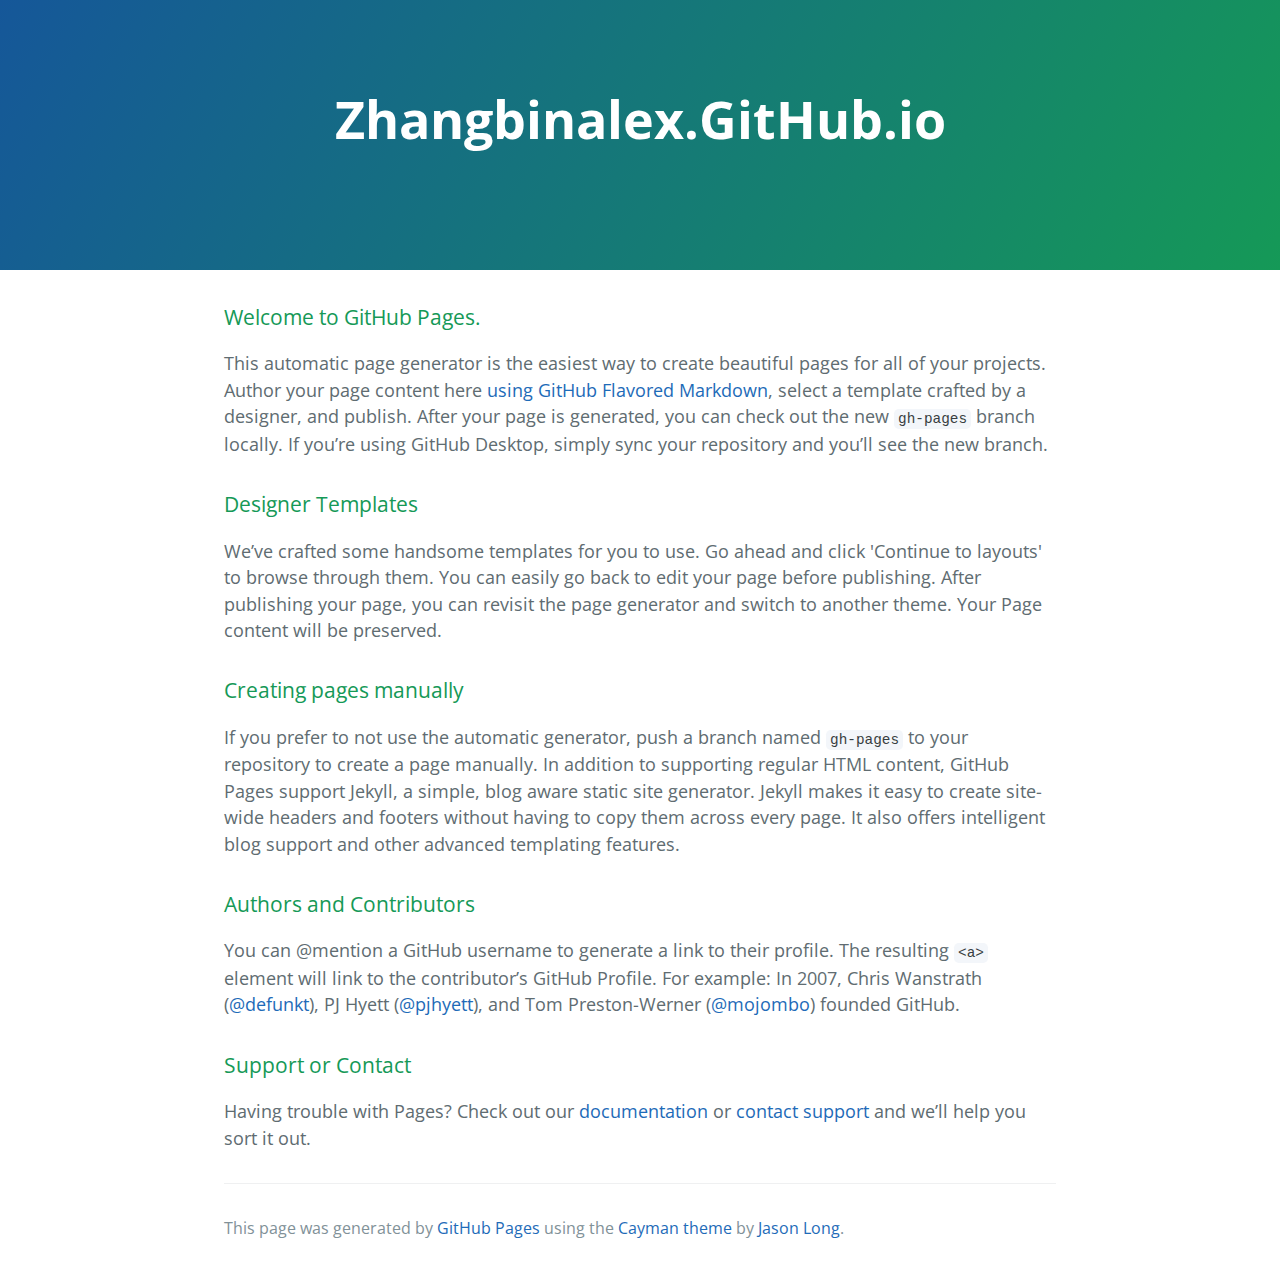
<file: index.html>
<!DOCTYPE html>
<html lang="en-us">
  <head>
    <meta charset="UTF-8">
    <title>Zhangbinalex.GitHub.io by zhangbinalex</title>
    <meta name="viewport" content="width=device-width, initial-scale=1">
    <link rel="stylesheet" type="text/css" href="stylesheets/normalize.css" media="screen">
    <link href='https://fonts.googleapis.com/css?family=Open+Sans:400,700' rel='stylesheet' type='text/css'>
    <link rel="stylesheet" type="text/css" href="stylesheets/stylesheet.css" media="screen">
    <link rel="stylesheet" type="text/css" href="stylesheets/github-light.css" media="screen">
  </head>
  <body>
    <section class="page-header">
      <h1 class="project-name">Zhangbinalex.GitHub.io</h1>
      <h2 class="project-tagline"></h2>
    </section>

    <section class="main-content">
      <h3>
<a id="welcome-to-github-pages" class="anchor" href="#welcome-to-github-pages" aria-hidden="true"><span aria-hidden="true" class="octicon octicon-link"></span></a>Welcome to GitHub Pages.</h3>

<p>This automatic page generator is the easiest way to create beautiful pages for all of your projects. Author your page content here <a href="https://guides.github.com/features/mastering-markdown/">using GitHub Flavored Markdown</a>, select a template crafted by a designer, and publish. After your page is generated, you can check out the new <code>gh-pages</code> branch locally. If you’re using GitHub Desktop, simply sync your repository and you’ll see the new branch.</p>

<h3>
<a id="designer-templates" class="anchor" href="#designer-templates" aria-hidden="true"><span aria-hidden="true" class="octicon octicon-link"></span></a>Designer Templates</h3>

<p>We’ve crafted some handsome templates for you to use. Go ahead and click 'Continue to layouts' to browse through them. You can easily go back to edit your page before publishing. After publishing your page, you can revisit the page generator and switch to another theme. Your Page content will be preserved.</p>

<h3>
<a id="creating-pages-manually" class="anchor" href="#creating-pages-manually" aria-hidden="true"><span aria-hidden="true" class="octicon octicon-link"></span></a>Creating pages manually</h3>

<p>If you prefer to not use the automatic generator, push a branch named <code>gh-pages</code> to your repository to create a page manually. In addition to supporting regular HTML content, GitHub Pages support Jekyll, a simple, blog aware static site generator. Jekyll makes it easy to create site-wide headers and footers without having to copy them across every page. It also offers intelligent blog support and other advanced templating features.</p>

<h3>
<a id="authors-and-contributors" class="anchor" href="#authors-and-contributors" aria-hidden="true"><span aria-hidden="true" class="octicon octicon-link"></span></a>Authors and Contributors</h3>

<p>You can @mention a GitHub username to generate a link to their profile. The resulting <code>&lt;a&gt;</code> element will link to the contributor’s GitHub Profile. For example: In 2007, Chris Wanstrath (<a href="https://github.com/defunkt" class="user-mention">@defunkt</a>), PJ Hyett (<a href="https://github.com/pjhyett" class="user-mention">@pjhyett</a>), and Tom Preston-Werner (<a href="https://github.com/mojombo" class="user-mention">@mojombo</a>) founded GitHub.</p>

<h3>
<a id="support-or-contact" class="anchor" href="#support-or-contact" aria-hidden="true"><span aria-hidden="true" class="octicon octicon-link"></span></a>Support or Contact</h3>

<p>Having trouble with Pages? Check out our <a href="https://help.github.com/pages">documentation</a> or <a href="https://github.com/contact">contact support</a> and we’ll help you sort it out.</p>

      <footer class="site-footer">

        <span class="site-footer-credits">This page was generated by <a href="https://pages.github.com">GitHub Pages</a> using the <a href="https://github.com/jasonlong/cayman-theme">Cayman theme</a> by <a href="https://twitter.com/jasonlong">Jason Long</a>.</span>
      </footer>

    </section>

  
  </body>
</html>
</file>
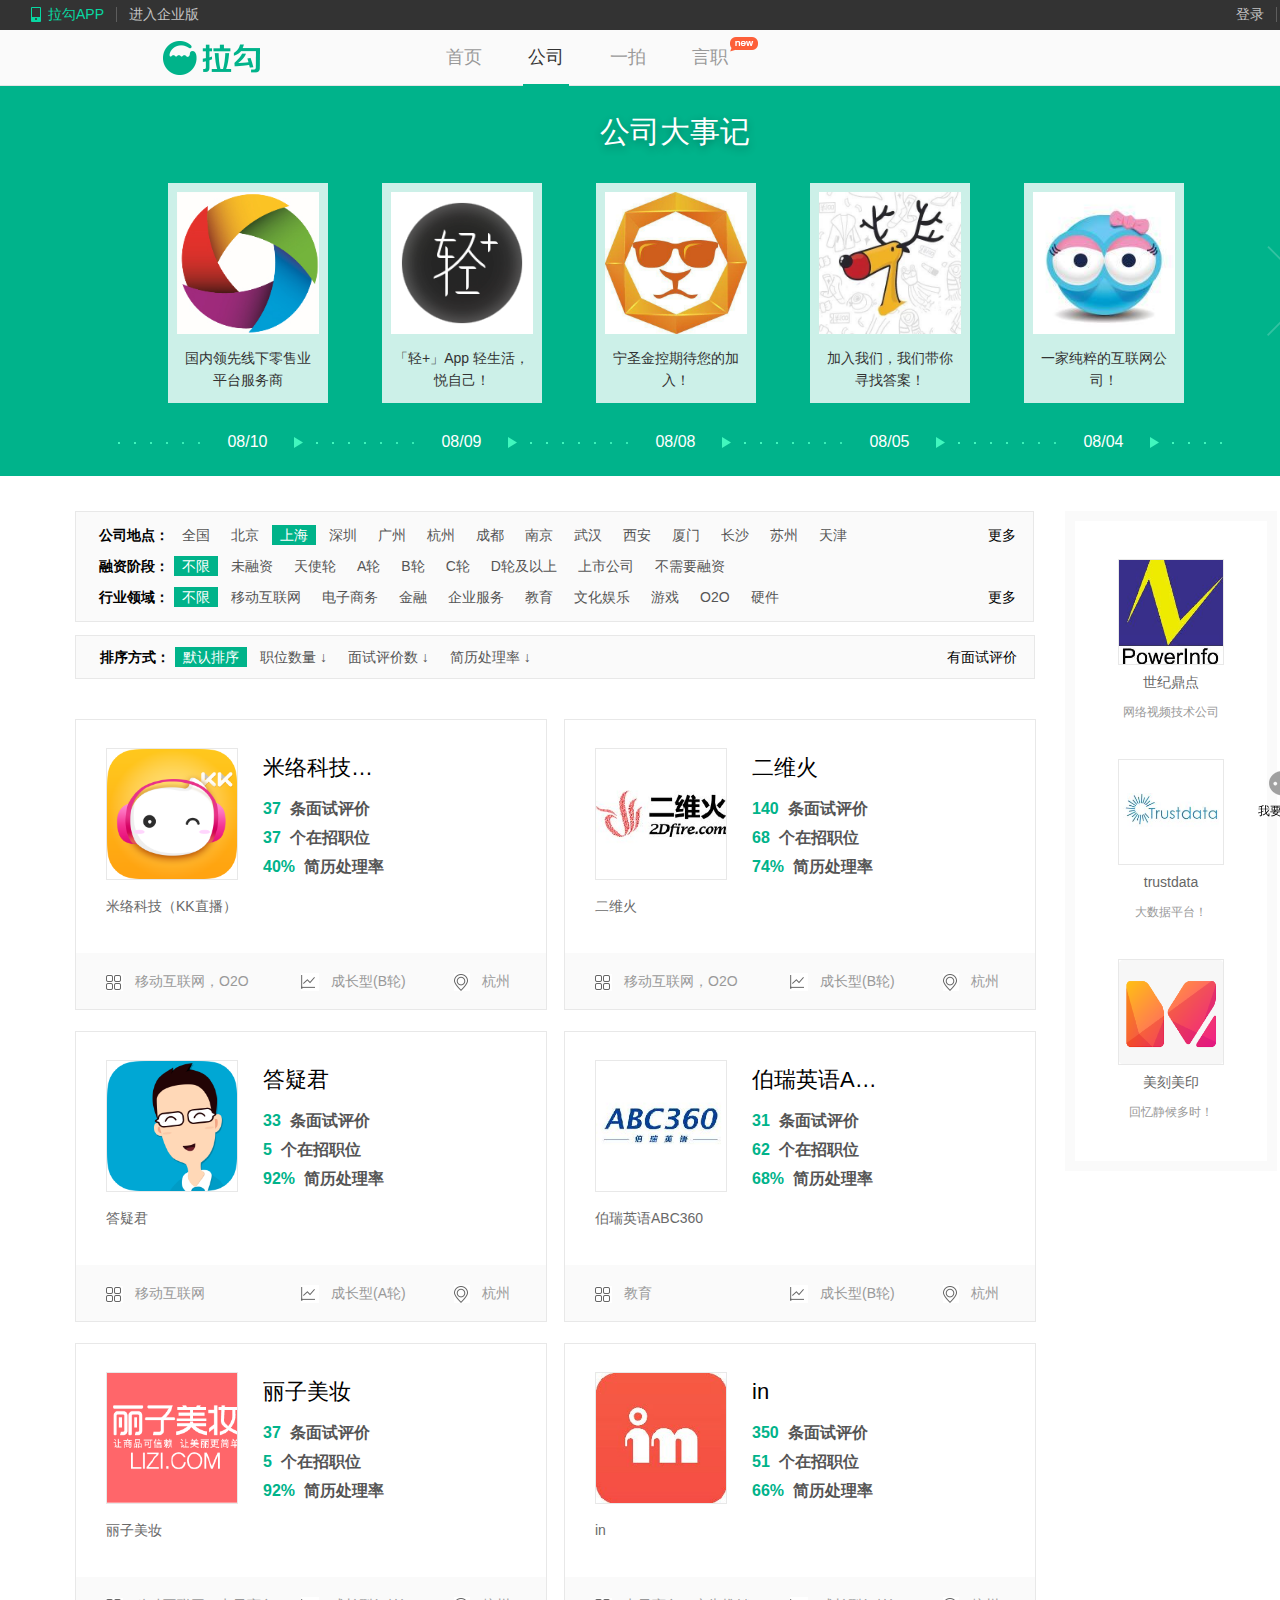
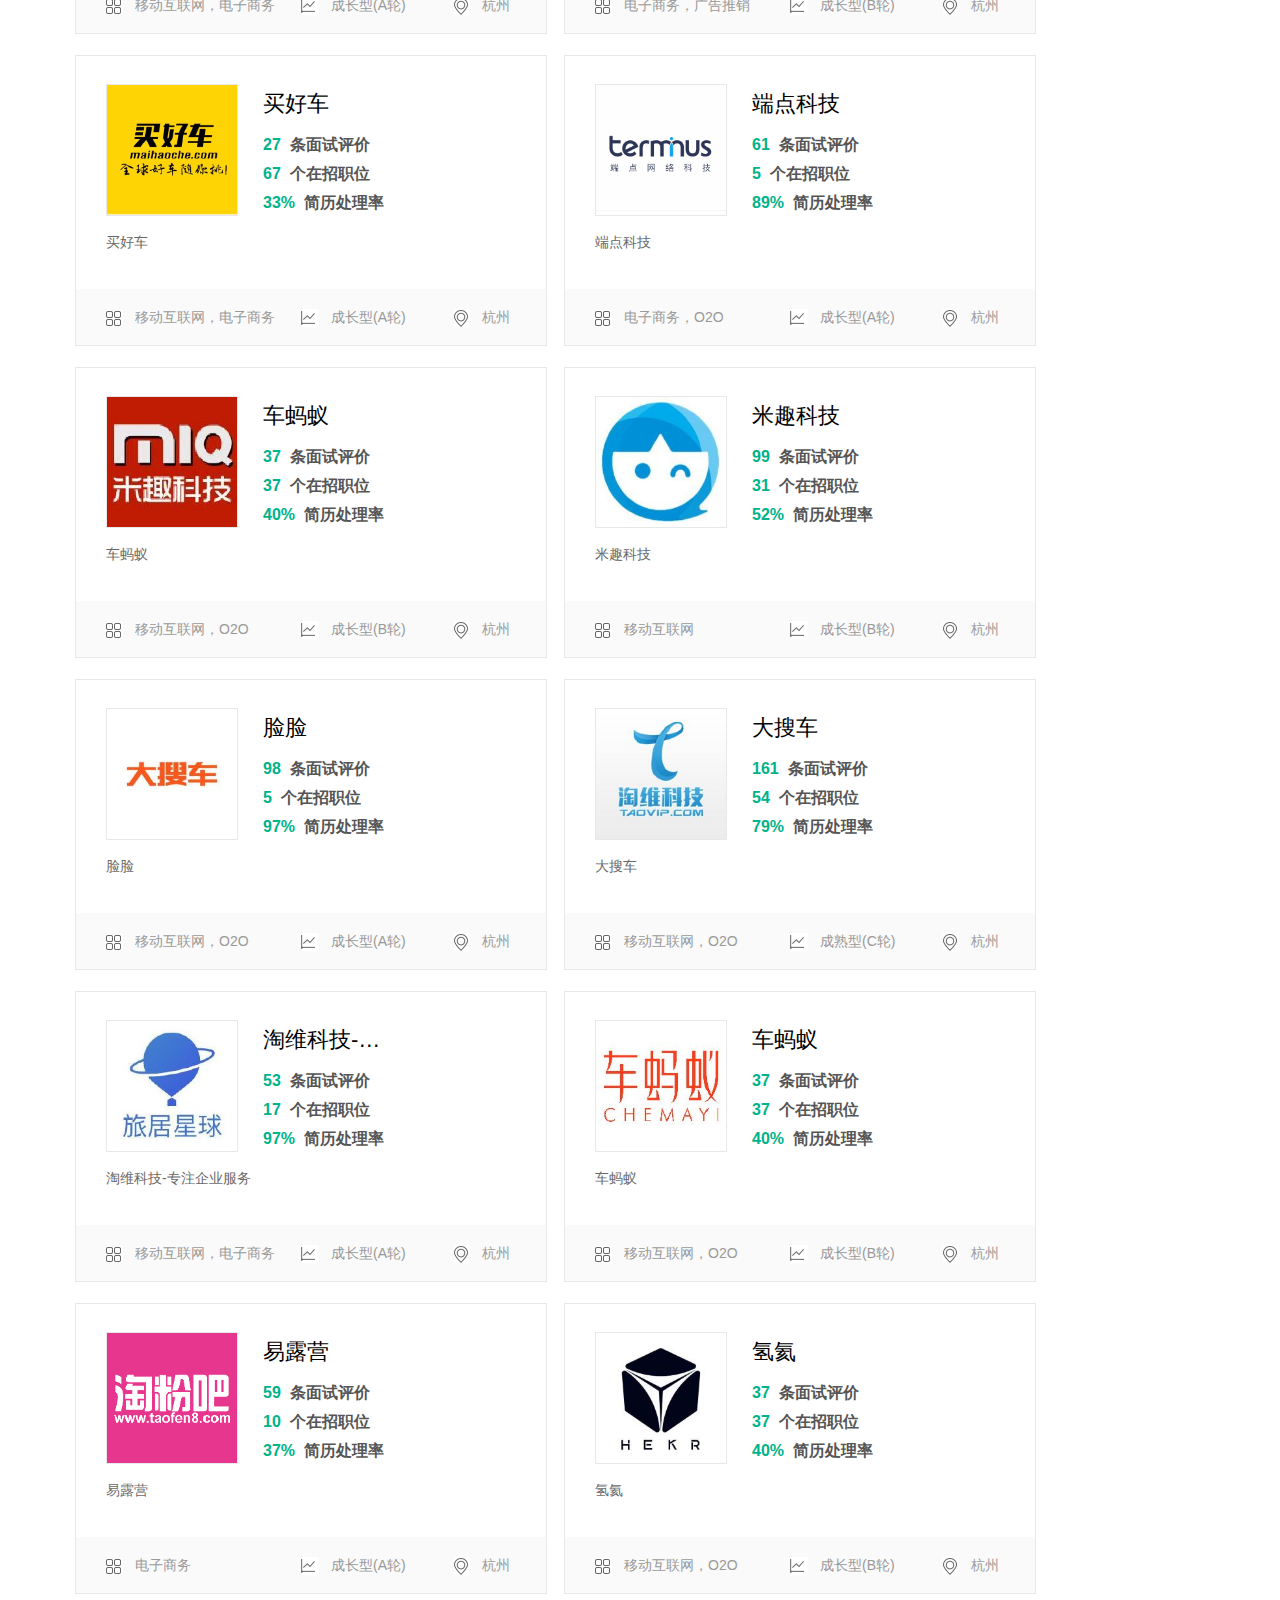
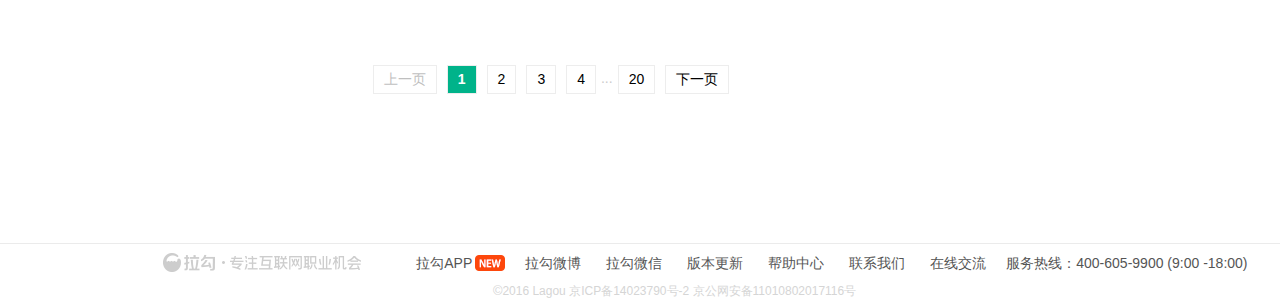
<file: company.html>
<!DOCTYPE html PUBLIC "-//W3C//DTD XHTML 1.0 Transitional//EN" "http://www.w3.org/TR/xhtml1/DTD/xhtml1-transitional.dtd">
<html xmlns="http://www.w3.org/1999/xhtml">
<head>
<link rel="stylesheet" type="text/css" href="css/company.css" />
<meta http-equiv="Content-Type" content="text/html; charset=utf-8" />
<title>深圳名企招聘—互联网企业招聘—拉勾网</title>
<link rel="Shortcut Icon" href="img/82.ico">

<script src="jquery/jquery.js"></script>
<script src="jquery/jquery.page.js"></script>
<script type="text/javascript" src="js/company.js"></script>
</head>

<body>

<div id="head">
	<div class="h_l">
		<a href="javascript:;" id="app">拉勾APP</a><a href="login.html" id="goqiye">进入企业版</a>
    </div>
    <div class="h_r">
		<a href="login.html" id="login">登录</a><a href="register.html" id="reg">注册</a>
    </div>
</div>
<div id="menu">
	<div class="m_logo"><a href="home.html"></a></div>
    
    <ul class="m_wrap"><li><a href="home.html" >首页</a></li>
        <li><a href="company.html" class="h_page" >公司</a></li>
        <li><a href="yipai.html">一拍</a></li>
        <li class="yan"><a href="yanzhi.html">言职</a><span></span></li>
    </ul>
</div>
<div class="banner">
    	<h3>
        	公司大事记
        </h3>
        <a href="javasrcipt:;" id="turn_left"></a>
        <a href="javasrcipt:;" id="turn_right"></a>
        <div class="banner_content">
        	<ul id="content_ul" class="clearfix">
            	<li>
                	<div class="li_con">
                    	<img src="img/35 (2).png" />
                        <p>国内领先线下零售业平台服务商</p>
                     <div class="li_abs">
                    	<p>公司主营业务为实体零售行业全渠道技术、运营、营销策略和工具。更贴近客户的服务。</p>
                        <a class="li_abs_a" href="">进入公司主页</a>
                    </div>
                    </div>
                    
                    <div class="time">
                    <span class="bac_head"></span>
                    08/10
                    <span class="bac_body"></span>
                    </div>
                </li>
                <li>
                	<div class="li_con">
                    	<img src="img/36.png" />
                        <p>「轻+」App 轻生活，悦自己！</p>
                      <div class="li_abs">
                    	<p>公司主营业务为实体零售行业全渠道技术、运营、营销策略和工具。更贴近客户的服务。</p>
                        <a class="li_abs_a" href="">进入公司主页</a>
                    </div>    
                    </div>
                    
                    <div class="time">
                   
                    08/09
                    <span class="bac_body"></span>
                    </div>
                </li>
                <li>
                	<div class="li_con">
                    	<img src="img/37.jpg" />
                        <p>宁圣金控期待您的加入！</p>
                     <div class="li_abs">
                    	<p>公司主营业务为实体零售行业全渠道技术、运营、营销策略和工具。更贴近客户的服务。</p>
                        <a class="li_abs_a" href="">进入公司主页</a>
                    </div>    
                    </div>
                     
                    <div class="time">
                   
                    08/08
                    <span class="bac_body"></span>
                    </div>	
                </li>
                <li>
                	<div class="li_con">
                    	<img src="img/38.jpg" />
                        <p>加入我们，我们带你寻找答案！</p>
                     <div class="li_abs">
                    	<p>公司主营业务为实体零售行业全渠道技术、运营、营销策略和工具。更贴近客户的服务。</p>
                        <a class="li_abs_a" href="">进入公司主页</a>
                    </div>	   
                    </div>
                     
                    <div class="time">
                   
                    08/05
                    <span class="bac_body"></span>
                    </div>
                </li>
                <li>
                	<div class="li_con">
                    	<img src="img/39.jpg" />
                        <p>一家纯粹的互联网公司！</p>
                    <div class="li_abs">
                    	<p>公司主营业务为实体零售行业全渠道技术、运营、营销策略和工具。更贴近客户的服务。</p>
                        <a class="li_abs_a" href="">进入公司主页</a>
                    </div>      
                    </div>
                    	
                    <div class="time">
                   
                    08/04
                    <span class="bac_body"></span>
                    </div>
                </li>
                 <li>
                	<div class="li_con">
                    	<img src="img/66.jpg" />
                        <p>全网覆盖400万观影人群</p>
                     <div class="li_abs">
                    	<p>公司日前获得A轮投资，估值3亿元，由 BAI（贝塔斯曼亚洲投资基金）领投.</p>
                        <a class="li_abs_a" href="">进入公司主页</a>
                    </div>     
                    </div>
                    
                    <div class="time">
                    08/03
                    <span class="bac_body"></span>
                    </div>	
                </li>
                 <li>
                	<div class="li_con">
                    	<img src="img/67.jpg" />
                        <p>在战斗的路上没有输赢，只有成长!</p>
                     <div class="li_abs">
                    	<p>近日，趣学车获1亿元Pre-A+轮融资，由凤凰祥瑞领投，好望角、兴和跟投。</p>
                        <a class="li_abs_a" href="">进入公司主页</a>
                    </div>	     
                    </div>
                    
                     <div class="time">
                    08/02
                    <span class="bac_body"></span>
                    </div>
                </li>
                 <li>
                	<div class="li_con">
                    	<img src="img/68.png" />
                        <p>立志成为移动互联网线下渠道专家</p>
                     <div class="li_abs">
                    	<p>公司日前定增募资2880万元，省广股份旗下深圳前海省广资本管理有限公司投资</p>
                        <a class="li_abs_a" href="">进入公司主页</a>
                    </div>	     
                    </div>
                    
                     <div class="time">
                    08/01
                    <span class="bac_body"></span>
                    </div>
                </li>
                 <li>
                	<div class="li_con">
                    	<img src="img/69.png" />
                        <p>童话变现实，有钱有前途的公司！</p>
                    <div class="li_abs">
                    	<p>一千零一艺获得1亿元A轮融资，由中俊伟业和瀛杉投资联投。</p>
                        <a class="li_abs_a" href="">进入公司主页</a>
                    </div>      
                    </div>
                    
                     <div class="time">
                    07/29
                    <span class="bac_body"></span>
                    </div>	
                </li>
                  <li>
                	<div class="li_con">
                    	<img src="img/70.jpg" />
                        <p>新一代大数据技术先锋</p>
                    <div class="li_abs">
                    	<p>巨杉数据库日前获得1000万美元B轮投资，DCM领投，启明创投跟投。</p>
                        <a class="li_abs_a" href="">进入公司主页</a>
                    </div>      
                    </div>
                    
                     <div class="time">
                    07/28
                    <span class="bac_body"></span>
                    </div>
                </li>
                  <li>
                	<div class="li_con">
                    	<img src="img/71.jpg" />
                        <p>旅游APP综合服务的无缝衔接平台</p>
                     <div class="li_abs">
                    	<p>通过多年实践，实现了自由行电子商务+旅游网站+旅游APP的无缝衔接平台。</p>
                        <a class="li_abs_a" href="">进入公司主页</a>
                    </div>	    
                    </div>
                     
                     <div class="time">
                    07/27
                    <span class="bac_body"></span>
                    </div>
                </li>
                  <li>
                	<div class="li_con">
                    	<img src="img/72.png" />
                        <p>橘子娱乐是一家娱乐新媒体公司</p>
                     <div class="li_abs">
                    	<p>橘子娱乐日前获得1000万美元B+轮投资，华创资本领投，奇虎360跟投。</p>
                        <a class="li_abs_a" href="">进入公司主页</a>
                    </div>	    
                    </div>
                     
                     <div class="time">
                    07/26
                    <span class="bac_body"></span>
                    </div>
                </li>
                  <li>
                	<div class="li_con">
                    	<img src="img/73.png" />
                        <p>智能客服云平台</p>
                     <div class="li_abs">
                    	<p>日前，客服系统提供商Udesk宣布获得新一轮1亿人民币融资，君联资本领投。</p>
                        <a class="li_abs_a" href="">进入公司主页</a>
                    </div>	     
                    </div>
                    
                     <div class="time">
                    07/25
                    <span class="bac_body"></span>
                    </div>
                </li>
                  <li>
                	<div class="li_con">
                    	<img src="img/74.jpg" />
                        <p>一个以主食沙拉为主的性感生活方式</p>
                      <div class="li_abs">
                    	<p>好色派沙拉获2200万元A+轮融资，由东方富海、华诺创投、FreeS联合投资。</p>
                        <a class="li_abs_a" href="">进入公司主页</a>
                    </div>   
                    </div>
                     
                     <div class="time">
                    07/24
                    <span class="bac_body"></span>
                    </div>	
                </li>
                  <li>
                	<div class="li_con">
                    	<img src="img/69.png" />
                        <p>童话变现实，有钱有前途的公司！</p>
                     <div class="li_abs">
                    	<p>一千零一艺获得1亿元A轮融资，由中俊伟业和瀛杉投资联投。</p>
                        <a class="li_abs_a" href="">进入公司主页</a>
                    </div>     
                    </div>
                    
                     <div class="time">
                    07/23
                    <span class="bac_body"></span>
                    </div>	
                </li>
            </ul>
        </div>
     
    </div>
<div class="main clearfix">
	<div class="main_l">
    	<div class="condition clearfix">
                    <ul class="place clearfix">
                        <li><p>公司地点：</p></li>
                        <li><a href="javascript:;">全国</a></li>
                        <li><a href="javascript:;">北京</a></li>
                        <li><a class="active" href="javascript:;">上海</a></li>
                        <li><a href="javascript:;">深圳</a></li>
                        <li><a href="javascript:;">广州</a></li>
                        <li><a href="javascript:;">杭州</a></li>
                        <li><a href="javascript:;">成都</a></li>
                        <li><a href="javascript:;">南京</a></li>
                        <li><a href="javascript:;">武汉</a></li>
                        <li><a href="javascript:;">西安</a></li>
                        <li><a href="javascript:;">厦门</a></li>
                        <li><a href="javascript:;">长沙</a></li>
                        <li><a href="javascript:;">苏州</a></li>
                        <li><a href="javascript:;">天津</a></li>
                        <li class="more">更多</li>

                     </ul>
                     <ul class="stage clearfix">
                        <li><p>融资阶段：</p></li>
                        <li><a class="active" href="javascript:;">不限</a></li>
                        <li><a href="javascript:;">未融资</a></li>
                        <li><a  href="javascript:;">天使轮</a></li>
                        <li><a href="javascript:;">A轮</a></li>
                        <li><a href="javascript:;">B轮</a></li>
                        <li><a href="javascript:;">C轮</a></li>
                        <li><a href="javascript:;">D轮及以上</a></li>
                        <li><a href="javascript:;">上市公司</a></li>
                        <li><a href="javascript:;">不需要融资</a></li>
                     </ul>
                     <ul class="field clearfix">
                        <li><p>行业领域：</p></li>
                        <li><a class="active" href="javascript:;">不限</a></li>
                        <li><a href="javascript:;">移动互联网</a></li>
                        <li><a  href="javascript:;">电子商务</a></li>
                        <li><a href="javascript:;">金融</a></li>
                        <li><a href="javascript:;">企业服务</a></li>
                        <li><a href="javascript:;">教育</a></li>
                        <li><a href="javascript:;">文化娱乐</a></li>
                        <li><a href="javascript:;">游戏</a></li>
                        <li><a href="javascript:;">O2O</a></li>
                        <li><a href="javascript:;">硬件</a></li>
                        <li class="more">更多</li>
                     </ul>
              </div>
              <div class="order clearfix">
              	<ul>
                	<li><p>排序方式：</p></li>
                	<li><a class="active" href="javascript:;">默认排序</a></li>
                        <li><a href="javascript:;">职位数量 ↓</a></li>
                        <li><a  href="javascript:;">面试评价数 ↓</a></li>
                        <li><a href="javascript:;">简历处理率 ↓</a></li>
                        <li class="eva">有面试评价</li>
                </ul>
              </div>
    	
          <ul class="con_item clearfix">
              	
            </ul>
            <div class="tcdPageCode"></div>
          </div>
     <div class="main_right">
  <ul class="right_ul">
            	<li>
                	<img src="img/50.jpg">
                    <a title="世纪鼎点" href=""><p>世纪鼎点</p></a>
                    <span>网络视频技术公司</span>
                </li>
                <li>
                	<img src="img/51.jpg">
                     <a title="trustdata" href=""><p>trustdata</p></a>
                    <span>大数据平台！</span>
                </li>
                <li>
                	<img src="img/88.png">
                     <a title="美刻美印" href=""><p>美刻美印</p></a>
                    <span>回忆静候多时！</span>
                </li>
            </ul>
            </div>
</div>
<div class="bottom">
	<div class="clearfix b_1100">
	<span class="bot_l_span"></span>
    <div class="bot_inner clearfix">
    	<a href="javascript:;" class="bot_app">拉勾APP<i></i><div class="qrcode"><img src="img/34.jpg" /></div></a>
        <a href="">拉勾微博</a>
        <a href="">拉勾微信</a>
        <a href="">版本更新</a>
        <a href="">帮助中心</a>
        <a href="">联系我们</a>
        <a href="">在线交流</a>
        <span>服务热线：<em>400-605-9900 (9:00 -18:00)</em></span>
    </div>
    </div>
    <div class="bot_intro">
    	
        <span><em>©</em>2016 Lagou </span>
        <span>京ICP备14023790号-2</span>
        <span>京公网安备11010802017116号</span>
    </div>
</div>
<a href="javascript:;" id="backtop"></a>
<div id="feedback">
	<div></div>
    <span>我要反馈</span>
</div>
</body>
</html>
</file>
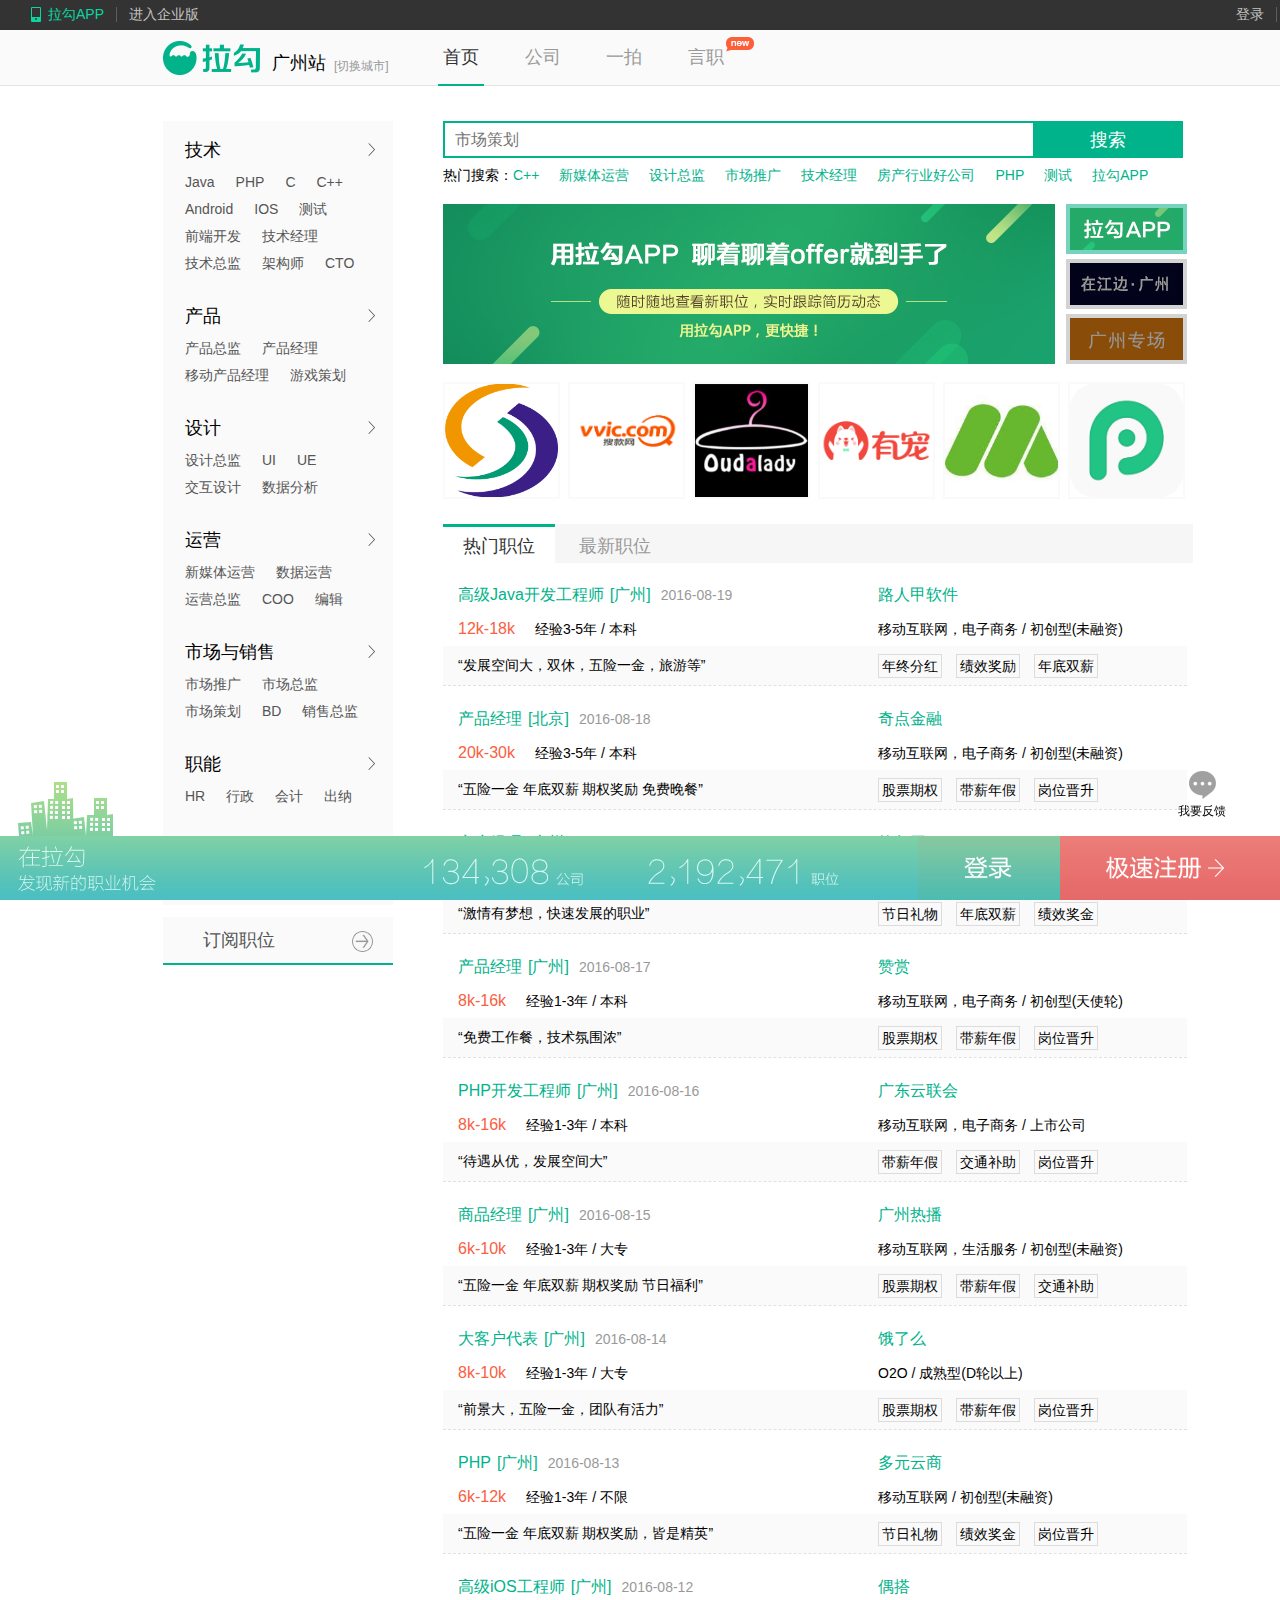
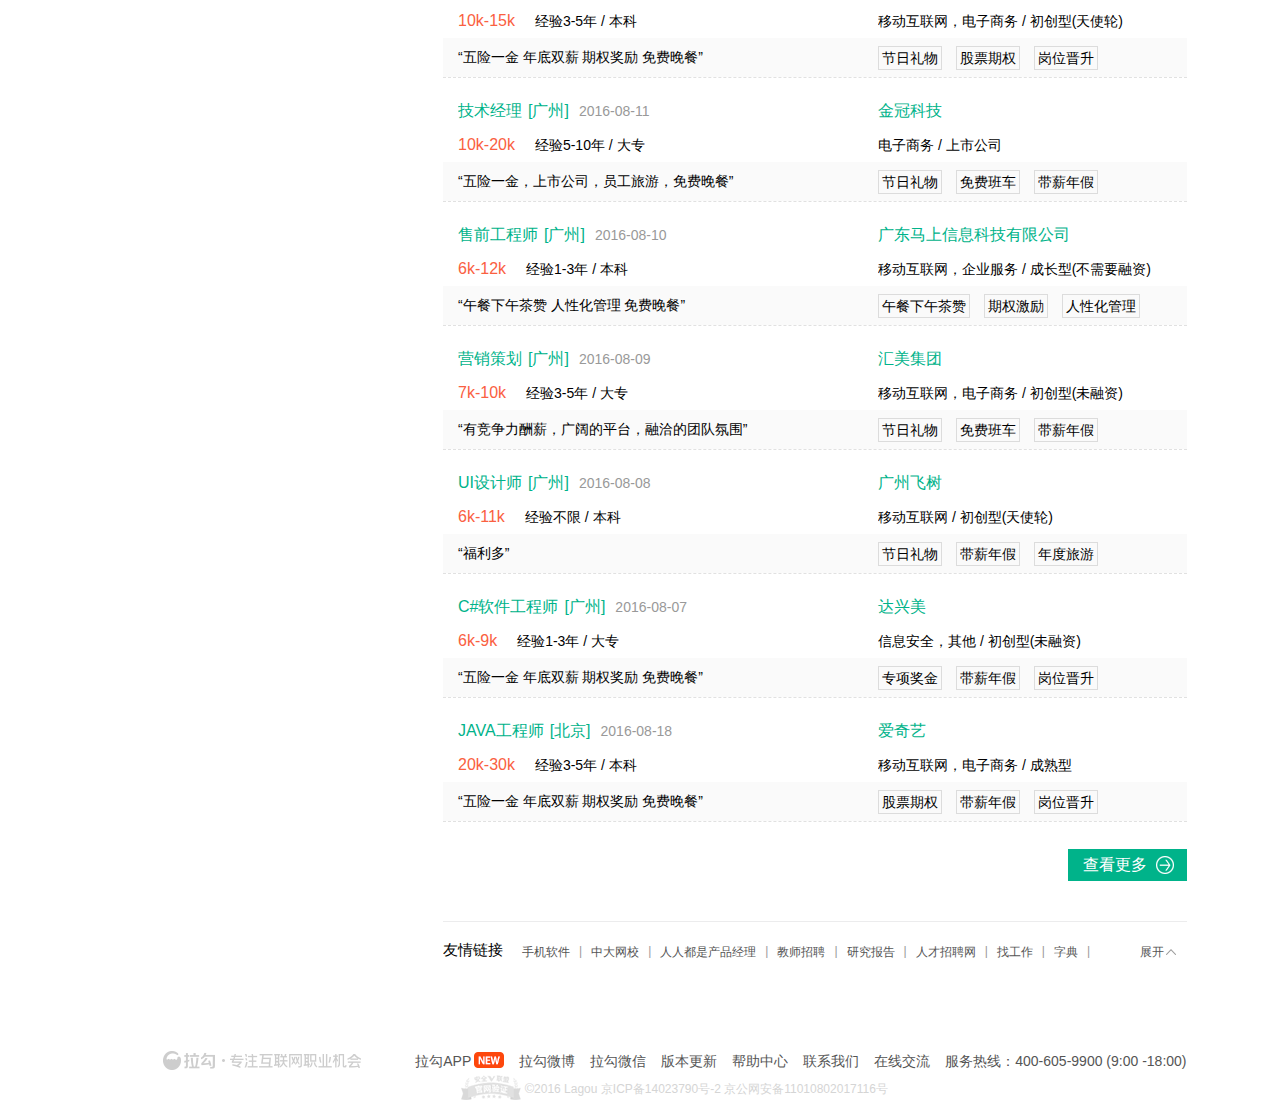
<file: home.html>
<!DOCTYPE html PUBLIC "-//W3C//DTD XHTML 1.0 Transitional//EN" "http://www.w3.org/TR/xhtml1/DTD/xhtml1-transitional.dtd">
<html xmlns="http://www.w3.org/1999/xhtml">
<head>
<meta http-equiv="Content-Type" content="text/html; charset=utf-8" />

<link rel="stylesheet" type="text/css" href="css/home.css" />
<link rel="Shortcut Icon" href="img/82.ico">
<title>拉勾网-最专业的互联网招聘平台_找工作_招聘_人才网_求职</title>
<script src="jquery/jquery.js"></script>
<script type="text/javascript" src="js/home.js">


</script>
<script type="text/javascript" src="jquery/jquery.easing.1.3.js"></script>
</head>

<body>
<div id="shadow_border">
    	<div id="shadow_content">
        	<div id="s_head">
            切换城市
            	<a href="javascript:;" id="close"><img src="img/233.png" /></a>
            </div>
            <div id="s_body">
            	<h3>亲爱的用户您好：</h3>
            	<p class="p1">
                	切换城市分站，让我们为您提供更准确的职位信息
                </p>
                <p class="p2">点击进入&nbsp;&nbsp;<a class="shenzhen" href="javascript:;">深圳站</a>&nbsp;&nbsp;or切换到以下城市</p>
                <ul id="change" class="clearfix">
                	<li><a href="javascript:;">全国站</a></li>
                    <li><a href="javascript:;">北京站</a></li>
                    <li><a href="javascript:;">上海站</a></li>
                    <li><a href="javascript:;">杭州站</a></li>
                    <li><a href="javascript:;">广州站</a></li>
                    <li><a href="javascript:;">成都站</a></li>
                </ul>
                <div id="othercity">其他城市正在开通中敬请期待~</div>
            </div>
        </div>
        	
      </div>
	<div id="shadow">
    	
    </div>
<div id="head">
	<div class="h_l">
		<a href="javascript:;" id="app">拉勾APP</a><a href="login.html" id="goqiye">进入企业版</a>
    </div>
    <div class="h_r">
		<a href="login.html"id="login">登录</a><a href="register.html" id="reg">注册</a>
    </div>
</div>
<div id="menu">
	<div class="m_logo"><a href="home.html"></a></div>
    <h2 id="m_city">广州站</h2>
    <a href="javascript:;" id="c_city">[切换城市]</a>
    <ul class="m_wrap"><li><a href="home.html" class="h_page">首页</a></li>
        <li><a href="company.html" >公司</a></li>
        <li><a href="yipai.html">一拍</a></li>
        <li class="yan"><a href="yanzhi.html">言职</a><span></span></li>
    </ul>
</div>
<div id="main" class="clearfix">
	<div class="left">
    	<div class="l_box clearfix">
        	<div class="t_detail" >
            		<div class="detail_block clearfix">
                		<div class="detail_left clearfix">
            				<div class="detail_name">
                				后端开发
                			</div>
                   		</div>
                		<div class="detail_a" >
                			<ul class="clearfix">
                				<li><a class="important" href="">Java</a></li>
                        		<li><a href="">Python</a></li>
                        		<li><a class="important" href="">PHP</a></li>
                        		<li><a href="">.NET</a></li>
                        		<li><a href="">C#</a></li>
                        		<li><a class="important" href="">C++</a></li>
                        		<li><a class="important" href="">C</a></li>
                        		<li><a href="">VB</a></li>
                        		<li><a href="">Delphi</a></li>
                        		<li><a href="">Perl</a></li>
                        		<li><a href="">Ruby</a></li>
                        		<li><a href="">Hadoop</a></li>
                        		<li><a href="">Node.js</a></li>
                        		<li><a href="">数据挖掘</a></li>
                        		<li><a href="">自然语言处理</a></li>
                        		<li><a href="">搜索算法</a></li>
                        		<li><a href="">精准推荐</a></li>
                        		<li><a href="">全栈工程师</a></li>
                        		<li><a href="">Go</a></li>
                        		<li><a href="">Asp</a></li>
                        		<li><a href="">Shell</a></li>
                        		<li><a href="">后端其他开发</a></li>
                        	</ul>
               			</div>
                	</div>
                    <div class="detail_block clearfix">
                		<div class="detail_left clearfix">
            				<div class="detail_name">
                				移动开发
                			</div>
                   		</div>
                		<div class="detail_a" >
                			<ul class="clearfix">
                				<li><a href="">HTML5</a></li>
                        		<li><a class="important" href="">Android</a></li>
                        		<li><a class="important" href="">IOS</a></li>
                        		<li><a href="">WP</a></li>
                        		<li><a href="">移动开发其他</a></li>
                        		
                        	</ul>
               			</div>
                	</div>
                    <div class="detail_block clearfix">
                		<div class="detail_left clearfix">
            				<div class="detail_name">
                				前端开发
                			</div>
                   		</div>
                		<div class="detail_a" >
                			<ul class="clearfix">
                				<li><a href="">web前端</a></li>
                        		<li><a href="">Flash</a></li>
                        		<li><a href="">html5</a></li>
                        		<li><a href="">Javascript</a></li>
                        		<li><a href="">U3D</a></li>
                                <li><a href="">COCOS2D-X</a></li>
                        		<li><a href="">前端其他开发</a></li>
                        		
                        	</ul>
               			</div>
                	</div>
                    <div class="detail_block clearfix">
                		<div class="detail_left clearfix">
            				<div class="detail_name">
                				测试
                			</div>
                   		</div>
                		<div class="detail_a" >
                			<ul class="clearfix">
                				<li><a href="">测试工程师</a></li>
                        		<li><a href="">自动化测试</a></li>
                        		<li><a href="">功能测试</a></li>
                        		<li><a href="">性能测试</a></li>
                        		<li><a href="">测试开发</a></li>
                                <li><a href="">游戏测试</a></li>
                        		<li><a href="">白盒测试</a></li>
                                <li><a href="">灰盒测试</a></li>
                        		<li><a href="">黑盒测试</a></li>
                        		<li><a href="">手机测试</a></li>
                        		<li><a href="">硬件测试</a></li>
                        		<li><a href="">测试经理</a></li>
                                <li><a href="">测试其他</a></li>
                        	
                        	</ul>
               			</div>
                	</div>
                    <div class="detail_block clearfix">
                		<div class="detail_left clearfix">
            				<div class="detail_name">
                				运维
                			</div>
                   		</div>
                		<div class="detail_a" >
                			<ul class="clearfix">
                				<li><a href="">运维工程师</a></li>
                        		<li><a href="">运维开发工程师</a></li>
                        		<li><a href="">网络工程师</a></li>
                        		<li><a href="">系统工程师</a></li>
                        		<li><a href="">IT支持</a></li>
                                <li><a href="">IDC</a></li>
                        		<li><a href="">CDN</a></li>
                                <li><a href="">F5</a></li>
                        		<li><a href="">系统管理员</a></li>
                        		<li><a href="">病毒分析</a></li>
                        		<li><a href="">WEB安全</a></li>
                        		<li><a href="">网络安全</a></li>
                                <li><a href="">系统安全</a></li>
                                <li><a href="">运维经理</a></li>
                                <li><a href="">运维其他</a></li>
                        	
                        	</ul>
               			</div>
                	</div>
                    <div class="detail_block clearfix">
                		<div class="detail_left clearfix">
            				<div class="detail_name">
                				DBA
                			</div>
                   		</div>
                		<div class="detail_a" >
                			<ul class="clearfix">
                				<li><a href="">MySQL</a></li>
                        		<li><a href="">SQLServer</a></li>
                        		<li><a href="">Oracle</a></li>
                        		<li><a href="">DB2</a></li>
                        		<li><a href="">MongoDB</a></li>
                                <li><a href="">ETL</a></li>
                        		<li><a href="">Hive</a></li>
                                <li><a href="">数据仓库</a></li>
                        		<li><a href="">DBA其他</a></li>
                        	</ul>
               			</div>
                	</div>
                    <div class="detail_block clearfix">
                		<div class="detail_left clearfix">
            				<div class="detail_name">
                				高端职位
                			</div>
                   		</div>
                		<div class="detail_a" >
                			<ul class="clearfix">
                				<li><a class="important" href="">技术经理</a></li>
                        		<li><a class="important" href="">技术总监</a></li>
                        		<li><a class="important" href="">架构师</a></li>
                        		<li><a class="important" href="">CTO</a></li>
                        		<li><a href="">运维总监</a></li>
                                <li><a href="">技术合伙人</a></li>
                        		<li><a href="">项目总监</a></li>
                                <li><a href="">测试总监</a></li>
                        		<li><a href="">安全专家</a></li>
                        		<li><a href="">高端技术职位其他</a></li>
                        	</ul>
               			</div>
                	</div>
                    <div class="detail_block clearfix">
                		<div class="detail_left clearfix">
            				<div class="detail_name">
                				项目管理
                			</div>
                   		</div>
                		<div class="detail_a" >
                			<ul class="clearfix">
                				<li><a href="">项目经理</a></li>
                        		<li><a href="">项目助理</a></li>
                        		
                        	
                        	</ul>
               			</div>
                	</div>
                    <div class="detail_block clearfix">
                		<div class="detail_left clearfix">
            				<div class="detail_name">
                				运维
                			</div>
                   		</div>
                		<div class="detail_a" >
                			<ul class="clearfix">
                				<li><a href="">硬件</a></li>
                        		<li><a href="">嵌入式</a></li>
                        		<li><a href="">自动化</a></li>
                        		<li><a href="">单片机</a></li>
                        		<li><a href="">电路设计</a></li>
                                <li><a href="">驱动开发</a></li>
                        		<li><a href="">系统集成</a></li>
                                <li><a href="">FPGA开发</a></li>
                        		<li><a href="">DSP开发</a></li>
                        		<li><a href="">ARM开发</a></li>
                        		<li><a href="">PCB工艺</a></li>
                        		<li><a href="">模具设计</a></li>
                                <li><a href="">热传导</a></li>
                                <li><a href="">材料工程师</a></li>
                                <li><a href="">精益工程师</a></li>
                                <li><a href="">射频工程师</a></li>
                                <li><a href="">硬件开发其他</a></li>
                        	
                        	</ul>
               			</div>
                	</div>
                    <div class="detail_block clearfix">
                		<div class="detail_left clearfix">
            				<div class="detail_name">
                				企业软件
                			</div>
                   		</div>
                		<div class="detail_a" >
                			<ul class="clearfix">
                				<li><a href="">实施工程师</a></li>
                        		<li><a href="">售前工程师</a></li>
                        		<li><a href="">售后工程师</a></li>
                        		<li><a href="">BI工程师</a></li>
                        		<li><a href="">企业软件其他</a></li>
                                
                        	</ul>
               			</div>
                	</div>
            	</div>
            <span class="blank_span"></span>
        	<h2>技术<span></span></h2>
            <a href="">Java</a>
                   <a href="">PHP</a>
                   <a href="">C</a>
                   <a href="">C++</a>
                   <a href="">Android</a>
                   <a href="">IOS</a>
                   <a href="">测试</a>
                   <a href="">前端开发</a>
                   <a href="">技术经理</a>
                   <a href="">技术总监</a>
                   <a href="">架构师</a>
                   <a href="">CTO</a>
        </div>
        <div class="l_box clearfix">
        	<div class="t_detail" style="top:-45px" >
            		<div class="detail_block clearfix">
                		<div class="detail_left clearfix">
            				<div class="detail_name">
                				产品经理
                			</div>
                   		</div>
                		<div class="detail_a" >
                			<ul class="clearfix">
                				<li><a class="important" href="">产品经理</a></li>
                        		<li><a href="">网页产品经理</a></li>
                        		<li><a class="important" href="">移动产品经理</a></li>
                        		<li><a href="">产品助理</a></li>
                        		<li><a href="">数据产品经理</a></li>
                        		<li><a href="">电商产品经理</a></li>
                        		<li><a class="important" href="">游戏策划</a></li>
                        		<li><a href="">产品实习生</a></li>
                        		
                        	</ul>
               			</div>
                	</div>
                    <div class="detail_block clearfix">
                		<div class="detail_left clearfix">
            				<div class="detail_name">
                				产品设计师
                			</div>
                   		</div>
                		<div class="detail_a" >
                			<ul class="clearfix">
                				<li><a href="">网页产品设计师</a></li>
                        		<li><a href="">无线产品设计师</a></li>
                                         		
                        	</ul>
               			</div>
                	</div>
                    <div class="detail_block clearfix">
                		<div class="detail_left clearfix">
            				<div class="detail_name">
                				高端职位
                			</div>
                   		</div>
                		<div class="detail_a" >
                			<ul class="clearfix">
                				<li><a href="">产品部经理</a></li>
                        		<li><a class="important" href="">产品总监</a></li>
                        		<li><a href="">游戏制作人</a></li>
                        	
                        		
                        	</ul>
               			</div>
                	</div>
                    
            	</div>
            <span class="blank_span"></span>
        	<h2>产品<span></span></h2>
            <a href="">产品总监</a>
                   <a href="">产品经理</a>
                   <a href="">移动产品经理</a>
                   <a href="">游戏策划</a>
                   
        </div>
        <div class="l_box clearfix">
        	<div class="t_detail" style="top:-115px" >
            		<div class="detail_block clearfix">
                		<div class="detail_left clearfix">
            				<div class="detail_name">
                				视觉设计
                			</div>
                   		</div>
                		<div class="detail_a" >
                			<ul class="clearfix">
                				<li><a href="">网页设计师</a></li>
                        		<li><a href="">Flash设计师</a></li>
                        		<li><a href="">APP设计师</a></li>
                        		<li><a href="">UI设计师</a></li>
                        		<li><a href="">平面设计师</a></li>
                        		<li><a href="">美术设计师</a></li>
                        		<li><a href="">广告设计师</a></li>
                        		<li><a href="">多媒体设计师</a></li>
                        		<li><a href="">原画师</a></li>
                        		<li><a href="">游戏特效</a></li>
                        		<li><a href="">游戏界面设计师</a></li>
                        		<li><a href="">视觉设计师</a></li>
                        		<li><a href="">游戏场景</a></li>
                        		<li><a href="">游戏角色</a></li>
                        		<li><a href="">游戏动作</a></li>
                        		
                        	</ul>
               			</div>
                	</div>
                    <div class="detail_block clearfix">
                		<div class="detail_left clearfix">
            				<div class="detail_name">
                				用户研究
                			</div>
                   		</div>
                		<div class="detail_a" >
                			<ul class="clearfix">
                				<li><a href="">数据分析师</a></li>
                        		<li><a href="">用户研究员</a></li>
                        		<li><a href="">游戏数值策划</a></li>

                        	</ul>
               			</div>
                	</div>
                    <div class="detail_block clearfix">
                		<div class="detail_left clearfix">
            				<div class="detail_name">
                				高端职位
                			</div>
                   		</div>
                		<div class="detail_a" >
                			<ul class="clearfix">
                				<li><a href="">web前端设计主管/经理</a></li>
                        		<li><a class="important" href="">设计总监</a></li>
                        		<li><a href="">视觉设计经理/主管</a></li>
                        		<li><a href="">视觉设计总监</a></li>
                        		<li><a href="">交互设计经理/主管</a></li>
                                <li><a href="">交互设计总监</a></li>
                        		<li><a href="">用户研究经理/主管</a></li>
                                <li><a href="">用户研究总监</a></li>
                        		
                        	</ul>
               			</div>
                	</div>
                    <div class="detail_block clearfix">
                		<div class="detail_left clearfix">
            				<div class="detail_name">
                				交互设计
                			</div>
                   		</div>
                		<div class="detail_a" >
                			<ul class="clearfix">
                				<li><a href="">网页交互设计师</a></li>
                        		<li><a href="">交互设计师</a></li>
                        		<li><a href="">无线交互设计师</a></li>
                        		<li><a href="">硬件交互设计师</a></li>
                        		
                        	</ul>
               			</div>
                	</div>
                   
            	</div>
            <span class="blank_span"></span>
        	<h2>设计<span></span></h2>
            <a href="">设计总监</a>
                   <a href="">UI</a>
                   <a href="">UE</a>
                   <a href="">交互设计</a>
                   <a href="">数据分析</a>
                   
        </div>
        <div class="l_box clearfix">
        	<div class="t_detail" style="top:-70px" >
            		<div class="detail_block clearfix">
                		<div class="detail_left clearfix">
            				<div class="detail_name">
                				运营
                			</div>
                   		</div>
                		<div class="detail_a" >
                			<ul class="clearfix">
                				<li><a href="">内容运营</a></li>
                        		<li><a href="">产品运营</a></li>
                        		<li><a class="important" href="">数据运营</a></li>
                        		<li><a href="">用户运营</a></li>
                        		<li><a href="">活动运营</a></li>
                        		<li><a href="">商家运营</a></li>
                        		<li><a href="">品类运营</a></li>
                        		<li><a href="">游戏运营</a></li>
                        		<li><a href="">网络推广</a></li>
                        		<li><a href="">运营专员</a></li>
                        		<li><a href="">网店运营</a></li>
                        		<li><a class="important" href="">新媒体运营</a></li>
                        		<li><a href="">海外运营</a></li>
                        		<li><a href="">运营经理</a></li>
                        		
                        	</ul>
               			</div>
                	</div>
                    <div class="detail_block clearfix">
                		<div class="detail_left clearfix">
            				<div class="detail_name">
                				编辑
                			</div>
                   		</div>
                		<div class="detail_a" >
                			<ul class="clearfix">
                				<li><a href="">副主编</a></li>
                        		<li><a href="">内容编辑</a></li>
                        		<li><a href="">文案策划</a></li>
                        		<li><a href="">记者</a></li>

                        		
                        	</ul>
               			</div>
                	</div>
                    <div class="detail_block clearfix">
                		<div class="detail_left clearfix">
            				<div class="detail_name">
                				客服
                			</div>
                   		</div>
                		<div class="detail_a" >
                			<ul class="clearfix">
                				<li><a href="">售前咨询</a></li>
                        		<li><a href="">售后服务</a></li>
                        		<li><a href="">淘宝客服</a></li>
                        		<li><a href="">客服经理</a></li>
                        		
                        		
                        	</ul>
               			</div>
                	</div>
                    <div class="detail_block clearfix">
                		<div class="detail_left clearfix">
            				<div class="detail_name">
                				高端职位
                			</div>
                   		</div>
                		<div class="detail_a" >
                			<ul class="clearfix">
                				<li><a href="">主编</a></li>
                        		<li><a class="important" href="">运营总监</a></li>
                        		<li><a class="important" href="">COO</a></li>
                        		<li><a href="">客服总监</a></li>
                        		
                        	
                        	</ul>
               			</div>
                	</div>
                    
            	</div>
            <span class="blank_span"></span>
        	<h2>运营<span></span></h2>
            <a href="">新媒体运营</a>
                   <a href="">数据运营</a>
                   <a href="">运营总监</a>
                   <a href="">COO</a>
                   <a href="">编辑</a>
                   
        </div>
        <div class="l_box clearfix">
        	<div class="t_detail" style="top:-340px" >
            		<div class="detail_block clearfix">
                		<div class="detail_left clearfix">
            				<div class="detail_name">
                				市场/营销
                			</div>
                   		</div>
                		<div class="detail_a" >
                			<ul class="clearfix">
                				<li><a class="important" href="">市场策划</a></li>
                        		<li><a href="">市场顾问</a></li>
                        		<li><a class="important" href="">市场推广</a></li>
                        		<li><a href="">市场营销</a></li>
                        		<li><a href="">SEO</a></li>
                        		<li><a href="">SEM</a></li>
                        		<li><a href="">商务渠道</a></li>
                        		<li><a href="">商业数据分析</a></li>
                        		<li><a href="">活动策划</a></li>
                        		<li><a href="">网络营销</a></li>
                        		<li><a href="">海外市场</a></li>
                        		<li><a href="">政府关系</a></li>
                        		
                        	</ul>
               			</div>
                	</div>
                    <div class="detail_block clearfix">
                		<div class="detail_left clearfix">
            				<div class="detail_name">
                				公关
                			</div>
                   		</div>
                		<div class="detail_a" >
                			<ul class="clearfix">
                				<li><a href="">媒介经理</a></li>
                        		<li><a href="">广告经理</a></li>
                        		<li><a href="">品牌公关</a></li>
                        		
                        	</ul>
               			</div>
                	</div>
                    <div class="detail_block clearfix">
                		<div class="detail_left clearfix">
            				<div class="detail_name">
                				销售
                			</div>
                   		</div>
                		<div class="detail_a" >
                			<ul class="clearfix">
                				<li><a href="">销售专员</a></li>
                        		<li><a href="">销售经理</a></li>
                        		<li><a href="">客户代表</a></li>
                        		<li><a href="">大客户代表</a></li>
                        		<li><a href="">BD经理</a></li>
                                <li><a href="">商务渠道</a></li>
                        		<li><a href="">销售渠道</a></li>
                                <li><a href="">代理商销售</a></li>
                        		<li><a href="">销售助理</a></li>
                        		<li><a href="">电话销售</a></li>
                                <li><a href="">销售顾问</a></li>
                        		<li><a href="">商品经理</a></li>
                        		
                        	</ul>
               			</div>
                	</div>
                    <div class="detail_block clearfix">
                		<div class="detail_left clearfix">
            				<div class="detail_name">
                				高端职位
                			</div>
                   		</div>
                		<div class="detail_a" >
                			<ul class="clearfix">
                				<li><a class="important" href="">市场总监</a></li>
                        		<li><a class="important" href="">销售总监</a></li>
                        		<li><a href="">商务总监</a></li>
                        		<li><a href="">CMO</a></li>
                        		<li><a href="">公关总监</a></li>
                                <li><a href="">采购总监</a></li>
                        		<li><a href="">投资总监</a></li>
                              
                        	
                        	</ul>
               			</div>
                	</div>
                    <div class="detail_block clearfix">
                		<div class="detail_left clearfix">
            				<div class="detail_name">
                				供应链
                			</div>
                   		</div>
                		<div class="detail_a" >
                			<ul class="clearfix">
                				<li><a href="">物流</a></li>
                        		<li><a href="">仓库</a></li>
                        	
                        	
                        	</ul>
               			</div>
                	</div>
                    <div class="detail_block clearfix">
                		<div class="detail_left clearfix">
            				<div class="detail_name">
                				采购
                			</div>
                   		</div>
                		<div class="detail_a" >
                			<ul class="clearfix">
                				<li><a href="">采购专员</a></li>
                        		<li><a href="">采购经理</a></li>
                        		<li><a href="">商品经理</a></li>
                        		
                        	</ul>
               			</div>
                	</div>
                    <div class="detail_block clearfix">
                		<div class="detail_left clearfix">
            				<div class="detail_name">
                				投资
                			</div>
                   		</div>
                		<div class="detail_a" >
                			<ul class="clearfix">
                				<li><a href="">分析师</a></li>
                        		<li><a href="">投资顾问</a></li>
                        		<li><a href="">投资经理</a></li>
                        		
                        	</ul>
               			</div>
                	</div>
                    
            	</div>
            <span class="blank_span"></span>
        	<h2>市场与销售<span></span></h2>
            <a href="">市场推广</a>
                   <a href="">市场总监</a>
                   <a href="">市场策划</a>
                   <a href="">BD</a>
                   <a href="">销售总监</a>
                   
        </div>
        <div class="l_box clearfix">
        	<div class="t_detail" style="top:-150px" >
            		<div class="detail_block clearfix">
                		<div class="detail_left clearfix">
            				<div class="detail_name">
                				人力资源
                			</div>
                   		</div>
                		<div class="detail_a" >
                			<ul class="clearfix">
                				<li><a href="">人事/HR</a></li>
                        		<li><a href="">培训经理</a></li>
                        		<li><a href="">薪资福利经理</a></li>
                        		<li><a href="">绩效考核经理</a></li>
                        		<li><a href="">人力资源</a></li>
                        		<li><a href="">招聘</a></li>
                        		<li><a href="">HRBP</a></li>
                        		<li><a href="">员工关系</a></li>
                        		
                        	</ul>
               			</div>
                	</div>
                    <div class="detail_block clearfix">
                		<div class="detail_left clearfix">
            				<div class="detail_name">
                				行政
                			</div>
                   		</div>
                		<div class="detail_a" >
                			<ul class="clearfix">
                				<li><a href="">助理</a></li>
                        		<li><a href="">前台</a></li>
                        		<li><a class="important" href="">行政</a></li>
                        		<li><a href="">总助</a></li>
                        		<li><a href="">文秘</a></li>
                        		
                        	</ul>
               			</div>
                	</div>
                    <div class="detail_block clearfix">
                		<div class="detail_left clearfix">
            				<div class="detail_name">
                				财务
                			</div>
                   		</div>
                		<div class="detail_a" >
                			<ul class="clearfix">
                				<li><a class="important" href="">会计</a></li>
                        		<li><a class="important" href="">出纳</a></li>
                        		<li><a href="">财务</a></li>
                        		<li><a href="">结算</a></li>
                        		<li><a href="">税务</a></li>
                                <li><a href="">审计</a></li>
                        		<li><a href="">风控</a></li>
                        		
                        	</ul>
               			</div>
                	</div>
                    <div class="detail_block clearfix">
                		<div class="detail_left clearfix">
            				<div class="detail_name">
                				高端职位
                			</div>
                   		</div>
                		<div class="detail_a" >
                			<ul class="clearfix">
                				<li><a href="">行政总监/经理</a></li>
                        		<li><a href="">财务总监/经理</a></li>
                        		<li><a href="">HRD/HRM</a></li>
                        		<li><a href="">CFO</a></li>
                        		<li><a href="">CEO</a></li>
                               
                        	
                        	</ul>
               			</div>
                	</div>
                    <div class="detail_block clearfix">
                		<div class="detail_left clearfix">
            				<div class="detail_name">
                				法务
                			</div>
                   		</div>
                		<div class="detail_a" >
                			<ul class="clearfix">
                				<li><a href="">法务</a></li>
                        		<li><a href="">律师</a></li>
                        		<li><a href="">专利</a></li>
                        		
                        	</ul>
               			</div>
                	</div>
                    
            	</div>
            <span class="blank_span"></span>
        	<h2>职能<span></span></h2>
            <a href="">HR</a>
                   <a href="">行政</a>
                   <a href="">会计</a>
                   <a href="">出纳</a>
                   
                   
        </div>
        <div class="l_box clearfix">
        	<div class="t_detail" style="top:-156px" >
            		<div class="detail_block clearfix">
                		<div class="detail_left clearfix">
            				<div class="detail_name">
                				投融资
                			</div>
                   		</div>
                		<div class="detail_a" >
                			<ul class="clearfix">
                				<li><a href="">投资经理</a></li>
                        		<li><a href="">分析师</a></li>
                        		<li><a href="">投资助理</a></li>
                        		<li><a class="important" href="">融资</a></li>
                        		<li><a class="important" href="">并购</a></li>
                        		<li><a href="">行业研究</a></li>
                        		<li><a href="">投资者关系</a></li>
                        		<li><a href="">资产管理</a></li>
                        		<li><a href="">理财顾问</a></li>
                        		<li><a href="">交易员</a></li>
                        		
                        	</ul>
               			</div>
                	</div>
                    <div class="detail_block clearfix">
                		<div class="detail_left clearfix">
            				<div class="detail_name">
                				风控
                			</div>
                   		</div>
                		<div class="detail_a" >
                			<ul class="clearfix">
                				<li><a class="important" href="">风控</a></li>
                        		<li><a href="">资信评估</a></li>
                        		<li><a href="">合规稽查</a></li>
                        		<li><a href="">律师</a></li>
                        		
                        		
                        	</ul>
               			</div>
                	</div>
                    <div class="detail_block clearfix">
                		<div class="detail_left clearfix">
            				<div class="detail_name">
                				审计税务
                			</div>
                   		</div>
                		<div class="detail_a" >
                			<ul class="clearfix">
                				<li><a href="">审计</a></li>
                        		<li><a href="">法务</a></li>
                        		<li><a href="">会计</a></li>
                        		<li><a href="">清算</a></li>
                        		
                        		
                        	</ul>
               			</div>
                	</div>
                    <div class="detail_block clearfix">
                		<div class="detail_left clearfix">
            				<div class="detail_name">
                				高端职位
                			</div>
                   		</div>
                		<div class="detail_a" >
                			<ul class="clearfix">
                				<li><a href="">投资总监</a></li>
                        		<li><a href="">融资总监</a></li>
                        		<li><a href="">并购总监</a></li>
                        		<li><a href="">风控总监</a></li>
                        		<li><a href="">副总裁</a></li>
                               
                        	
                        	</ul>
               			</div>
                	</div>
                    
            	</div>
            <span class="blank_span"></span>
        	<h2>金融<i></i><span></span></h2>
            <a href="">投资</a>
                   <a href="">融资</a>
                   <a href="">并购</a>
                   <a href="">风控</a>
                   
                   
        </div>
        <div class="subs">
        	
        	<a href="javascript:;">
            	<span class="subspan">订阅职位</span>
                <i></i>
            </a>
        </div>
    </div>
    <div class="right">
    	<div id="search">
        		<input id="search_txt" placeholder="市场策划" type="text" /><a href="javascript:;" id="search_btn">搜索</a>
            </div>
         <dl class="h_sea clearfix">
         	<dt>热门搜索：</dt>
            <dd><a href="">C++</a></dd>
            <dd><a href="">新媒体运营</a></dd>
            <dd><a href="">设计总监</a></dd>
            <dd><a href="">市场推广</a></dd>
            <dd><a href="">技术经理</a></dd>
            <dd><a href="">房产行业好公司</a></dd>
            <dd><a href="">PHP</a></dd>
            <dd><a href="">测试</a></dd>
            <dd><a href="">拉勾APP</a></dd>
         </dl>
         <div class="banner clearfix">
         	<div class="b_div">
         	<ul class="b_bimg">
            	<li><img src="img/9.jpg" /></li>
                <li><img src="img/79.jpg" /></li>
                <li><img src="img/78.jpg" /></li>
            </ul>
            </div>
            <div class="b_r">
            	<i></i>
            	<ul class="b_simg">
                	<li><div class="yin" style="display:none"></div><img src="img/11.jpg" /></li>
                    <li><div class="yin"></div><img src="img/12.jpg" /></li>
                    <li><div class="yin"></div><img src="img/13.jpg" /></li>
                </ul>
            </div>
         </div>
         <ul id="four_move" class="clearfix">
         	<li><img src="img/14.png" />
            <span class="slidead">
                    	<h2>58到家</h2>
                        <span></span>
                        <p>发展快，大平台，行业寡头</p>
                    </span></li>
            <li><img src="img/15.png" />
            <span class="slidead">
                    	<h2>58到家</h2>
                        <span></span>
                        <p>发展快，大平台，行业寡头</p>
                    </span></li>
            <li><img src="img/16.jpg" />
            <span class="slidead">
                    	<h2>58到家</h2>
                        <span></span>
                        <p>发展快，大平台，行业寡头</p>
                    </span></li>
            <li><img src="img/17.png" />
            <span class="slidead">
                    	<h2>58到家</h2>
                        <span></span>
                        <p>发展快，大平台，行业寡头</p>
                    </span></li>
            <li><img src="img/18.jpg" />
            <span class="slidead">
                    	<h2>58到家</h2>
                        <span></span>
                        <p>发展快，大平台，行业寡头</p>
                    </span></li>
            <li><img src="img/19.png" />
            <span class="slidead">
                    	<h2>58到家</h2>
                        <span></span>
                        <p>发展快，大平台，行业寡头</p>
                    </span></li>
         </ul>
         <div class="job">
         	 <ul class=" clearfix">
             	<li class="current">热门职位</li>
                <li>最新职位</li>
             </ul>
         </div>
         <ul class="job_i ">
         	
         </ul>
         <ul class="job_i none"></ul>
         <div class="clearfix"><a class="item_more fr clearfix" href="">查看更多</a></div>
         <div class="f_link hidden ">
         	<dl>
            	<dt>友情链接
                </dt>
                <dd><a href="">手机软件</a>
                <span>|</span>
                <a href="">中大网校</a>
                <span>|</span>
                <a href="">人人都是产品经理</a>
                <span>|</span>
                <a href="">教师招聘</a>
                <span>|</span>
                <a href="">研究报告</a>
                <span>|</span>
                <a href="">人才招聘网</a>
                <span>|</span>
                <a href="">找工作</a>
                <span>|</span>
                <a href="">字典</a>
                <span>|</span>
                <a href="">中国考试网</a>
                <span>|</span>
                <a href="">生意经商业百科</a>
                <span>|</span>
                <a href="">装修效果图</a>
                <span>|</span>
                <a href="">招聘网</a>
                <span>|</span>
                <a href="">中华考试网</a>
                <span>|</span>
                <a href="">招聘素材</a>
                <span>|</span>
                <a href="">会计网</a>
                <span>|</span>
                <a href="">新疆人才网</a>
                <span>|</span>
                <a href="">互联网的一些事</a>
                <span>|</span>
                <a href="">猫扑大杂烩</a>
                <span>|</span>
                <a href="">爱思英语网</a>
                <span>|</span>
                <a href="">徐州英才网</a>
                <span>|</span>
                <a href="">thinkphp</a>
                <span>|</span>
                <a href="">考研网</a>
                <span>|</span>
                <a href="">银行招聘网</a>
                <span>|</span>
                <a href="">语文学习网</a>
                <span>|</span>
                <a href="">智联招聘</a>
                <span>|</span>
                <a href="">职业圈</a>
                <span>|</span>
                <a href="">法律咨询网</a>
                <span>|</span>
                <a href="">兼职吧</a>
                <span>|</span>
                <a href="">招聘网</a>
                <span>|</span>
                <a href="">爱问共享资料</a>
                <span>|</span>
                <a href="">服装人才网</a>
                <span>|</span>
                <a href="">安卓软件</a>
                <span>|</span>
                <a href="">创意服务外包</a>
                <span>|</span>
                <a href="">西陆军事</a>
                <span>|</span>
                <a href="">中共公务员网校</a>
                <span>|</span>
                <a href="">老人网</a>
                <span>|</span>
                <a href="">找工作</a>
                <span>|</span>
                <a href="">招聘网</a>
                <span>|</span>
                <a href="">前瞻网</a>
                <span>|</span>
                <a href="">安徽招聘网</a>
                <span>|</span>
                <a href="">台州人才网</a>
                <span>|</span>
                <a href="">苏州人才网</a>
                <span>|</span>
                <a href="">教师网</a>
                <span>|</span>
                <a href="">重庆人才网</a>
                <span>|</span>
                <a href="">中国会计网</a>
                <span>|</span>
                <a href="">齐鲁人才网</a>
                <span>|</span>
                <a href="">邮编生活网</a>
                <span>|</span>
                <a href="">乌鲁木齐人才网</a>
                <span>|</span>
                <a href="">义乌人才网</a>
                <span>|</span>
                <a href="">PHP100中文网</a>
                <span>|</span>
                <a href="">培训网</a>
                <span>|</span>
                <a href="">PHP100中文网</a>
                <span>|</span>
                <a href="">生意经商业百科</a>
                
                <div><a href="//www.lagou.com/af/flink.html" class="f_link_more">更多</a></div>
                </dd>
            </dl>
            <a id="f_button" href="javascript:;">展开<i class="xia"></i></a>
         </div>
    
    </div>

</div>
<div class="bot_blank"></div>
<div class="fix_bot">
	<div class="fix_bot_mid">
    	<i class="fix_lou"></i>
        <img class="fix_img" src="img/24.png" />
        <span class="fix_bot_com">
        <i style="background-position-y: -30px;"></i><i style="background-position-y: -90px;"></i><i style="background-position-y: -120px;"></i><b></b><i style="background-position-y: -90px;"></i><i style="background-position-y: 0px;"></i><i style="background-position-y: -240px;"></i>
        	
        </span>
        <span class="fix_bot_posi"><i style="background-position-y: -60px;"></i><b></b><i style="background-position-y: -30px;"></i><i style="background-position-y: -270px;"></i><i style="background-position-y: -60px;"></i><b></b><i style="background-position-y: -120px;"></i><i style="background-position-y: -210px;"></i><i style="background-position-y: -30px;"></i></span>
        <a class="fix_login" href=""><i></i></a>
        <div class="fix_bot_r">
        	<a href="">
            	<i></i>
            </a>
        </div>
    </div>
   
</div>
<div class="bottom">
	<div class="clearfix">
	<span class="bot_l_span"></span>
    <div class="bot_inner clearfix">
    	<a href="javascript:;" class="bot_app">拉勾APP<i></i><div class="qrcode"><img src="img/34.jpg" /></div></a>
        <a href="">拉勾微博</a>
        <a href="">拉勾微信</a>
        <a href="">版本更新</a>
        <a href="">帮助中心</a>
        <a href="">联系我们</a>
        <a href="">在线交流</a>
        <span>服务热线：<em>400-605-9900 (9:00 -18:00)</em></span>
    </div>
    </div>
    <div class="bot_intro">
    	<a href="">
        <img src="img/31.png" />
        </a>
        <span><em>©</em>2016 Lagou </span>
        <span>京ICP备14023790号-2</span>
        <span>京公网安备11010802017116号</span>
    </div>
</div>
<a href="javascript:;" id="backtop"></a>
<div id="feedback">
	<div></div>
    <span>我要反馈</span>
</div>
</body>
</html>
</file>
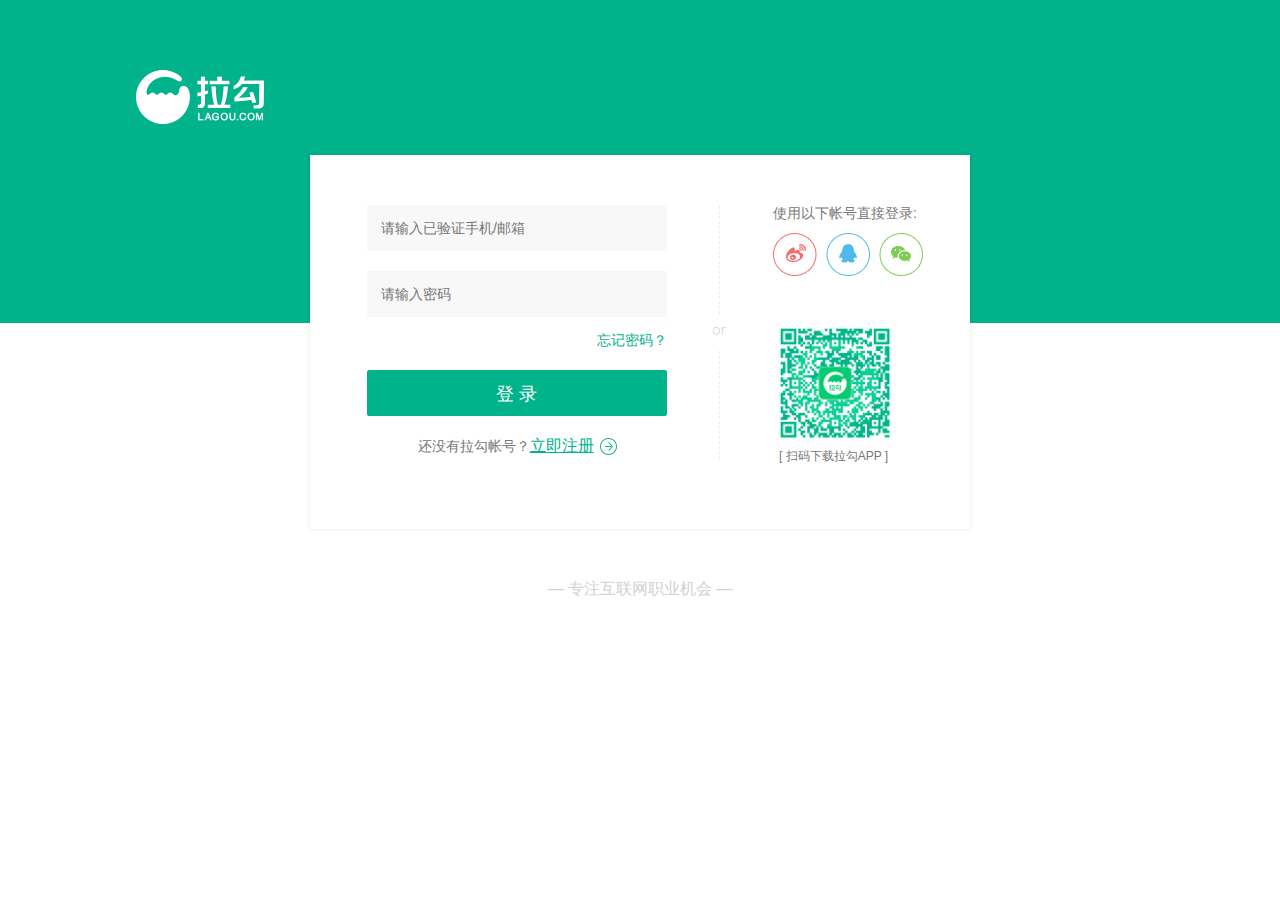
<file: login.html>
<!DOCTYPE html PUBLIC "-//W3C//DTD XHTML 1.0 Transitional//EN" "http://www.w3.org/TR/xhtml1/DTD/xhtml1-transitional.dtd">
<html xmlns="http://www.w3.org/1999/xhtml">
<head>
<meta http-equiv="Content-Type" content="text/html; charset=utf-8" />
<title>找工作-互联网招聘求职网-拉勾网</title>
<link rel="Shortcut Icon" href="img/82.ico">
<script src="jquery/jquery.js"></script>
<script>
$(window).ready(function(e) {
 var otxt=$(".c_text");
 otxt.each(function(index, element) {
    $(this).click(function()
	{
		$(this).css("border-color","rgb(0,179,138)")
		})
	$(this).blur(function() {
        $(this).css("border-color","white")
    });  
});
	 
});
 
</script>
<style>
*{padding:0;
	margin:0;	}
body
{
	padding:0;
	margin:0;
	font-size:14px;
	font-family: "Hiragino Sans GB","Microsoft Yahei",SimSun,Arial,"Helvetica Neue",Helvetica;
    color: #333;
    word-wrap: break-word;}
::selection
{
	
color:white;
background:#00B38A;
}

::-moz-selection
{
color:white;
background:#00B38A;
}
.clearfix:after{content:".";display:block;height:0;clear:both;visibility:hidden}
.clearfix{*+height:1%;}
	.top
	{
		position:relative;
		height:323px;
		background-color: #00b38a;}
.content
{
	height:264px;
	    box-shadow: 0 0 5px rgba(0,0,0,.09);
	    width: 556px;
    margin: -168px auto 0 auto;
    padding: 50px 47px 60px 57px;
    background-color: #fff;
	    position: relative;
    z-index: 1;}
.c_l
{
	width: 300px;
    margin-right: 46px;
	float:left}
.c_l_name input,.c_l_pass input
{
	    font-family: Arial,"Hiragino Sans GB","Microsoft Yahei",SimSun;
	width: 272px;
	border-color: #f8f8f8;
    background-color: #f8f8f8;
	font-size: 14px;
    position: relative;
    z-index: 1;
    height: 44px;
    line-height: 1;
    
	padding:0 13px;
    vertical-align: middle;
    color: #333;
    border-width: 1px;
    border-style: solid;
    border-radius: 2px;
    outline: 0;}
.c_l_pass
{
	margin-top:20px;}
.f_pass
{
	margin-top:15px;}
.f_pass a
{
	position: relative;
    float: right;
    font-size: 14px;
    display: block;
    text-align: right;
    text-decoration: none;
    color: #00b38a;
    
    z-index: 3;}
.login_btn
{
	margin-top:20px;}
.login_btn input
{
	border-radius:2px;
	font-family:Arial,"Hiragino Sans GB","Microsoft Yahei",SimSun;
	    font-size: 18px;
    line-height: 46px;
    height: 46px;
	    color: #fff;
    background-color: #00b38a;
	    padding: 0 30px;
    text-align: center;
	border: 1px solid #00b38a;
    outline: 0;
	width: 100%;
	cursor:pointer;}
.reg

{
	margin-top:20px;}
.reg p
{
	    text-align: center;color: #777;}
.reg p a
{
	font-size: 16px;
    display: inline-block;
    text-decoration: underline;
    color: #00b38a;
    padding-right: 23px;
	background:url(img/52.png) right center no-repeat;}
.c_m
{
	float:left;
	}
.c_r h5
{
	margin-top:0;
	font-weight:normal;
	color: #777;
	font-size: 14px;
	margin-bottom:10px;}
.c_r li
{
	float:left;
	width:44px;
	height: 43px;
    margin-right: 9px;}
li
{
	list-style:none}
a
{
	display:inline-block;}
.l_sina
{
	    width: 44px;
    height: 43px;
	background:url(img/54.png) no-repeat}
	.l_qq
{
	    width: 44px;
    height: 43px;
	background:url(img/55.png) no-repeat}
	.l_wx
{
	    width: 44px;
    height: 43px;
	background:url(img/56.png) no-repeat}
.c_r_ul
{
	margin-top:10px;
	padding:0;}
.c_r
{
	width: 150px;
    margin-left: 46px;
    color: #777;
	float:left}
.c_r .last
{
	margin-right:0;}
.qrcode
{
	margin-top:45px;
	}
.qrcode img
{
	width: 124px;
    height: 124px;}
.qrcode p
{
	margin-top:3px;
	font-size: 12px;
    display: inline-block;
    padding-left: 6px;}
.bottom
{
	    margin-top: 50px;
    text-align: center;
    color: #d1d1d1;
	font-size:16px;}
.top a
{
	background:url(img/58.png) no-repeat;
	width:128px;
	height:54px;
	position:absolute;
	top: 70px;
    left: 136px;
    display: inline-block;}
</style>
</head>
<div class="top">
	<a href="home.html"></a>
</div>
<div class="content clearfix">
	<div class="c_l">
    	<div class="c_l_name">
        	<input class="c_text" type="text" placeholder="请输入已验证手机/邮箱" />
        </div>
        <div class="c_l_pass">
        	<input  class="c_text" type="password" placeholder="请输入密码" />
        </div>
        <div class="f_pass clearfix"><a href="">忘记密码？</a></div>
        <div class="login_btn">
        	<input type="submit" value="登 录" />
        </div>
        <div class="reg">
        	<p>还没有拉勾帐号？<a href="register.html">立即注册</a></p>
            
        </div>
    </div>
    <div class="c_m">
    <img src="img/53.jpg" /></div>
    <div class="c_r">
    	<h5>使用以下帐号直接登录:</h5>
        <ul class="clearfix c_r_ul">
        	<li><a class="l_sina" href=""></a></li>
            <li><a class="l_qq" href=""></a></li>
            <li class="last"><a class="l_wx" href=""></a></li>
        </ul>
        <div class="qrcode">
        	<img src="img/57.jpg" />
            <p>[ 扫码下载拉勾APP ]</p>
        </div>
    </div>
  
</div>
  <div class="bottom">— 专注互联网职业机会 —</div>
<body>
</body>
</html>
</file>
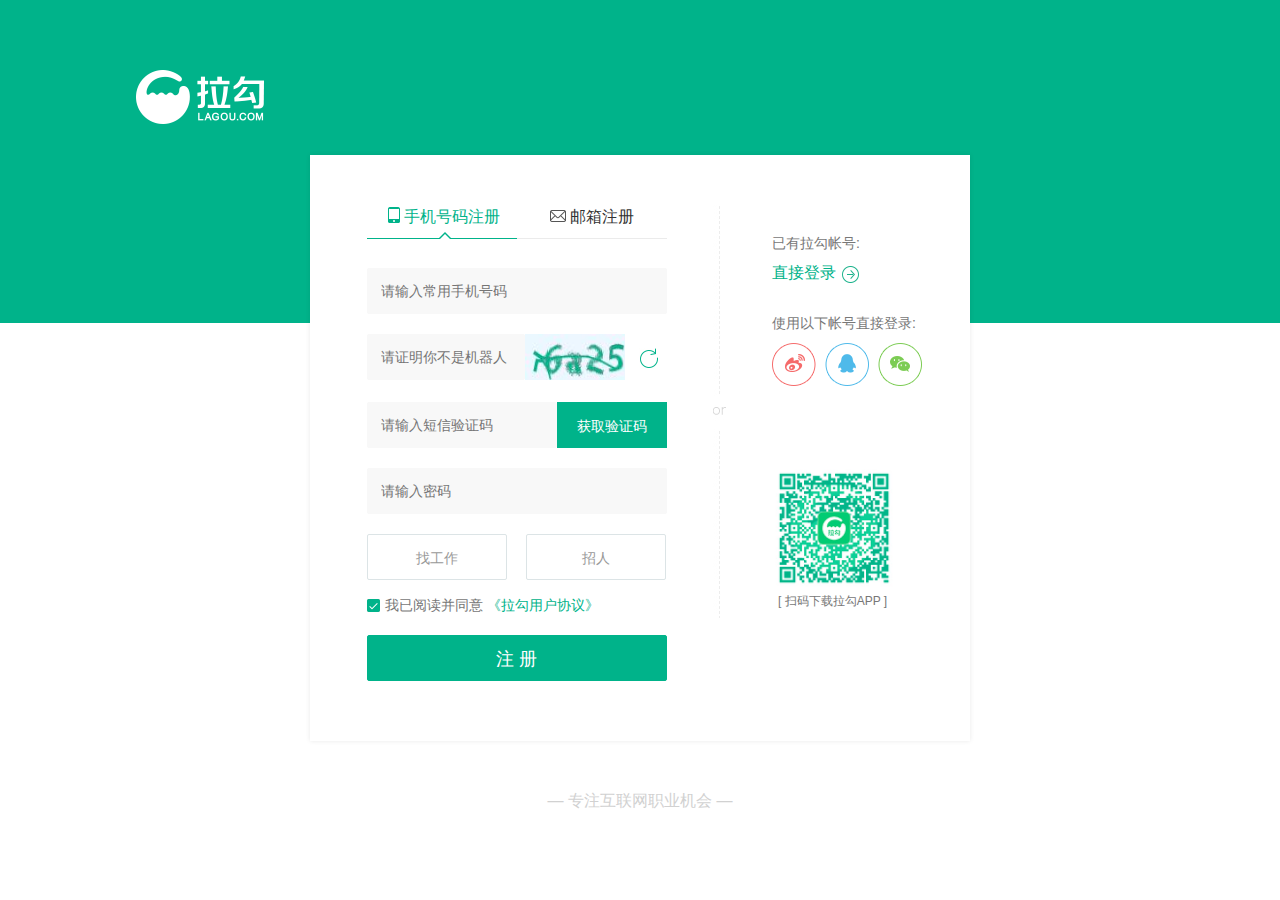
<file: register.html>
<!DOCTYPE html PUBLIC "-//W3C//DTD XHTML 1.0 Transitional//EN" "http://www.w3.org/TR/xhtml1/DTD/xhtml1-transitional.dtd">
<html xmlns="http://www.w3.org/1999/xhtml">
<head>
<meta http-equiv="Content-Type" content="text/html; charset=utf-8" />
<link rel="Shortcut Icon" href="img/82.ico">
<title>找工作-互联网招聘求职网-拉勾网</title>
<script src="jquery/jquery.js"></script>
<script>
$(window).ready(function(e) {
 var otxt=$(".c_text");
 otxt.each(function(index, element) {
    $(this).click(function()
	{
		$(this).css("border-color","rgb(0,179,138)")
		})
	$(this).blur(function() {
        $(this).css("border-color","white")
    });  
});
	 var abtn=$(".r_type").children("input");
	 abtn.each(function(index, element) {
        $(this).click(function(e) {
            abtn.each(function(index, element) {
                $(this).removeClass("btn_active");
				
            });
			$(this).addClass("btn_active");
        });
    });
	var ali=$(".c_l").eq(0).find("li");
	var apreg=$(".p_reg");
	var ospan=$(".c_l_abs").eq(0);
	var ophone=ali.eq(0).children("span");
	var oemail=ali.eq(1).children("span");
	ali.each(function(index, element) {
        $(this).click(function(e) {
            apreg.each(function(index, element) {
                apreg.eq(index).addClass("hidden");
            });
			ali.each(function(index, element) {
                ali.eq(index).removeClass("active");
            });
			apreg.eq(index).removeClass("hidden");
			ali.eq(index).addClass("active");
			if(index==0)
			{
				ospan.stop();
				ospan.animate({left:0})
				ophone.removeClass().addClass("phone");
				oemail.removeClass().addClass("email1");
				
				}
			else
			{
				ospan.stop();
				ospan.animate({left:"150px"});
				ophone.removeClass().addClass("phone1");
				oemail.removeClass().addClass("email");}
        });
    });
});
 
</script>
<style>
*{padding:0;
	margin:0;	}
body
{
	padding:0;
	margin:0;
	font-size:14px;
	font-family: "Hiragino Sans GB","Microsoft Yahei",SimSun,Arial,"Helvetica Neue",Helvetica;
    color: #333;
    word-wrap: break-word;}
::selection
{
	
color:white;
background:#00B38A;
}

::-moz-selection
{
color:white;
background:#00B38A;
}
.clearfix:after{content:".";display:block;height:0;clear:both;visibility:hidden}
.clearfix{*+height:1%;}
	.top
	{
		position:relative;
		height:323px;
		background-color: #00b38a;}
.content
{
	
	    box-shadow: 0 0 5px rgba(0,0,0,.09);
	    width: 556px;
    margin: -168px auto 0 auto;
    padding: 50px 47px 60px 57px;
    background-color: #fff;
	    position: relative;
    z-index: 1;}
.c_l
{
	width: 300px;
    margin-right: 46px;
	float:left}
.c_l_check a
{
	    display: inline-block;
    height: 48px;
    width: 19px;
    vertical-align: middle;
    margin-left: 10px;
	background:url(img/62.jpg) no-repeat center 15px;}
.c_l_check
{
	
	margin-top:19px;}
.c_l_check img
{
	width:100px;
	height:46px;
	vertical-align:middle;}
.m_code
{
	margin-top:21px;}
.m_btn
{
	cursor:pointer;
	float:left;
	font-size: 14px;
    width: 110px;
	color: #fff;
   font-family: Arial,"Hiragino Sans GB","Microsoft Yahei",SimSun;
    background-color: #00b38a;
	    line-height: 46px;
    height: 46px;
	border: 1px solid #00b38a;}
.m_text
{
	float:left;
	font-family: Arial,"Hiragino Sans GB","Microsoft Yahei",SimSun;
	width: 162px;
	border-color: #f8f8f8;
    background-color: #f8f8f8;
	font-size: 14px;
    position: relative;
    z-index: 1;
    height: 44px;
    line-height: 1;
    
	padding:0 13px;
    vertical-align: middle;
    color: #333;
    border-width: 1px;
    border-style: solid;
    border-radius: 2px;
    outline: 0;}
.c_l_check input
{   font-family: Arial,"Hiragino Sans GB","Microsoft Yahei",SimSun;
	width: 130px;
	border-color: #f8f8f8;
    background-color: #f8f8f8;
	font-size: 14px;
    position: relative;
    z-index: 1;
    height: 44px;
    line-height: 1;
    
	padding:0 13px;
    vertical-align: middle;
    color: #333;
    border-width: 1px;
    border-style: solid;
    border-radius: 2px;
    outline: 0;
	}
.c_l_name
{
	margin-top:29px;}
.c_l_name input,.c_l_pass input
{
	    font-family: Arial,"Hiragino Sans GB","Microsoft Yahei",SimSun;
	width: 272px;
	border-color: #f8f8f8;
    background-color: #f8f8f8;
	font-size: 14px;
    position: relative;
    z-index: 1;
    height: 44px;
    line-height: 1;
    
	padding:0 13px;
    vertical-align: middle;
    color: #333;
    border-width: 1px;
    border-style: solid;
    border-radius: 2px;
    outline: 0;}
.c_l_pass
{
	margin-top:20px;}
.f_pass
{
	margin-top:15px;}
.f_pass a
{
	position: relative;
    float: right;
    font-size: 14px;
    display: block;
    text-align: right;
    text-decoration: none;
    color: #00b38a;
    
    z-index: 3;}
.login_btn
{
	margin-top:20px;}
.login_btn input
{
	border-radius:2px;
	font-family:Arial,"Hiragino Sans GB","Microsoft Yahei",SimSun;
	    font-size: 18px;
    line-height: 46px;
    height: 46px;
	    color: #fff;
    background-color: #00b38a;
	    padding: 0 30px;
    text-align: center;
	border: 1px solid #00b38a;
    outline: 0;
	width: 100%;
	cursor:pointer;}
.reg

{
	margin-top:20px;}
.reg p
{
	    text-align: center;color: #777;}
.reg p a
{
	font-size: 16px;
    display: inline-block;
    text-decoration: underline;
    color: #00b38a;
    padding-right: 23px;
	background:url(img/52.png) right center no-repeat;}
.c_m
{
	float:left;
	}
.c_r h5
{
	margin-top:30px;;
	font-weight:normal;
	color: #777;
	font-size: 14px;
	margin-bottom:10px;}
.login_a:hover
{
	text-decoration:underline;}
.login_a
{
	text-decoration:none;
	    display: inline-block;
    height: 22px;
    font-size: 16px;
    color: #00b38a;
    padding-right: 23px;
    background:url(img/63.png) right center no-repeat;}
.c_r li
{
	float:left;
	width:44px;
	height: 43px;
    margin-right: 9px;}
li
{
	list-style:none}
a
{
	display:inline-block;}
.l_sina
{
	    width: 44px;
    height: 43px;
	background:url(img/54.png) no-repeat}
	.l_qq
{
	    width: 44px;
    height: 43px;
	background:url(img/55.png) no-repeat}
	.l_wx
{
	    width: 44px;
    height: 43px;
	background:url(img/56.png) no-repeat}
.c_r_ul
{
	margin-top:10px;
	padding:0;}
.c_r
{
	width: 150px;
    margin-left: 46px;
    color: #777;
	float:left}
.c_r .last
{
	margin-right:0;}
.hidden
{
	display:none;}
.qrcode
{
	margin-top:80px;
	}
.qrcode img
{
	width: 124px;
    height: 124px;}
.qrcode p
{
	margin-top:3px;
	font-size: 12px;
    display: inline-block;
    padding-left: 6px;}
.bottom
{
	    margin-top: 50px;
    text-align: center;
    color: #d1d1d1;
	font-size:16px;}
.top a
{
	background:url(img/58.png) no-repeat;
	width:128px;
	height:54px;
	position:absolute;
	top: 70px;
    left: 136px;
    display: inline-block;}
.c_l .active
{
	color: #00b38a;}
.c_l li
{
	font-size: 16px;
    line-height: 24px;
    position: relative;
    float: left;
    width: 150px;
    height: 33px;
    cursor: pointer;
    text-align: center;
    vertical-align: middle;
    color: #333;}
.c_l li span
{
	    display: inline-block;
    width: 16px;
    height: 16px;	
	}
.phone1
{
	background:url(img/93.png) no-repeat 4px top;
	vertical-align: -1px;
	}
.phone
{
	background:url(img/59.png) no-repeat 4px top;
	vertical-align: -1px;
	}
.email1
{
	background:url(img/60.png) no-repeat left top;
	vertical-align:middle;
	}
.email
{
	background:url(img/94.png) no-repeat left top;
	vertical-align:middle;
	}
.r_type
{
	margin-top:20px;
}
.r_type input
{
	    font-family: Arial,"Hiragino Sans GB","Microsoft Yahei",SimSun;
	border-radius:2px;
	background:white;
	    line-height: 46px;
    height: 46px;
	padding: 0 30px;
    text-align: center;
	    width: 140px;
    margin-top: 0;
    margin-right: 15px;
    color: #999;
	border: 1px solid #dce4e6;
    outline: 0;
    
    font-size: 14px;}

.r_type .btn_active
{
	color: #333;
    border-color: #00b38a;}
.r_type .last_btn
{
	margin-right:0;}
.confirm a
{
	text-decoration:none;
	color: #00b38a;
	    line-height: 14px;}
.confirm
{
	font-family: "Hiragino Sans GB","Microsoft Yahei",SimSun,Arial,"Helvetica Neue",Helvetica;
	    height: 19px;
    line-height: 19px;
    z-index: 2;
    margin-bottom: 10px;
    padding-left: 5px;
    color: #777;
	position:relative;
	margin-top:20px;
	}
.con_check
{
	    zoom: 1;
    width: 13px;
    height: 13px;
    opacity: 0;
    outline: 0}
.confirm span
{
	
	background:url(img/64.png) no-repeat -13px 0px;;
	    position: absolute;
    z-index: 4;
    top: 3px;
    left: 0;
    display: block;
    width: 13px;
    height: 16px;}
label
{
	cursor: pointer;}
.c_l ul
{
	
	    border-bottom: 1px solid #ebebeb;
	position:relative;}
.c_l ul .c_l_abs
{    position: absolute;
    left: 0;
    bottom: -1px;
    background-color: #00b38a;
    width: 150px;
    height: 1px;
	}
.c_l ul .c_l_abs:before
{
	position: absolute;
    z-index: 2;
    top: -12px;
    left: 50%;
    margin-left: -3px;
    content: '';
    width: 0;
    height: 0;
    line-height: 0;
    border: 6px solid transparent;
    border-bottom-color: #00b38a;}
.c_l ul .c_l_abs:after
{
	    z-index: 3;
    top: -10px;
    width: 0;
    height: 0;
    line-height: 0;
    border: 6px solid transparent;
    border-bottom-color: #fff;
	    position: absolute;
		    left: 50%;
    margin-left: -3px;
    content: '';}
</style>
</head>
<div class="top">
	<a href="home.html"></a>
</div>
<div class="content clearfix">
	<div class="c_l">
    	<ul class="clearfix">
        	<span class="c_l_abs">
            
            </span>
        	<li class="active"><span class="phone"></span>
					手机号码注册
				</li>
             <li><span class="email1"></span>
             邮箱注册</li>
        </ul>
        <div class="p_reg">
        <div class="c_l_name clearfix">
        	<input class="c_text" type="text" placeholder="请输入常用手机号码" />
        </div>
        <div class="c_l_check">
        	<input class="c_text" type="text" placeholder="请证明你不是机器人" /><img src="img/61.jpg" />
            <a href="javascript:;"></a>
        </div>
        <div class="m_code clearfix">
        	<input  class="m_text c_text" type="text" placeholder="请输入短信验证码" /><input class="m_btn" type="button"  value="获取验证码"/>
        </div>
        <div class="c_l_pass">
        	<input class="c_text"type="password" placeholder="请输入密码" />
        </div>
        <div class="r_type">
        <input type="button" value="找工作" />
        <input class="last_btn" type="button" value="招人" />
        </div>
        <div class="confirm" style="margin-top:16px;">
        	<span></span>
        	<label for="checkbox" class="confirm_box"> 
        	<input class="confirm_box con_check"  type="checkbox" checked="checked"  />我已阅读并同意
            <a href="http://www.lagou.com/privacy.html">《拉勾用户协议》</a>
            </label>
        </div>
        <div class="login_btn">
        	<input type="submit" value="注&nbsp;册" />
        </div>
        </div>
        <div class="p_reg hidden">
        <div class="c_l_name clearfix">
        	<input class="c_text" type="text" placeholder="请输入常用邮箱地址" />
        </div>
        
        <div class="c_l_pass">
        	<input class="c_text"type="password" placeholder="请输入密码" />
        </div>
        <div class="r_type">
        <input type="button" value="找工作" />
        <input class="last_btn" type="button" value="招人" />
        </div>
        <div class="confirm">
        	<span></span>
        	<label for="checkbox" class="confirm_box"> 
        	<input class="confirm_box con_check"  type="checkbox" checked="checked"  />我已阅读并同意
            <a href="http://www.lagou.com/privacy.html">《拉勾用户协议》</a>
            </label>
        </div>
        <div class="login_btn">
        	<input type="submit" value="注&nbsp;册" />
        </div>
        </div>
       
    </div>
    <div class="c_m">
    <img src="img/88.jpg" /></div>
    <div class="c_r">
    	<h5>已有拉勾帐号:</h5>
        <a href="login.html" class="login_a">直接登录</a>
    	<h5>使用以下帐号直接登录:</h5>
        <ul class="clearfix c_r_ul">
        	<li><a class="l_sina" href=""></a></li>
            <li><a class="l_qq" href=""></a></li>
            <li class="last"><a class="l_wx" href=""></a></li>
        </ul>
        <div class="qrcode">
        	<img src="img/57.jpg" />
            <p>[ 扫码下载拉勾APP ]</p>
        </div>
    </div>
  
</div>
  <div class="bottom">— 专注互联网职业机会 —</div>
<body>
</body>
</html>
</file>
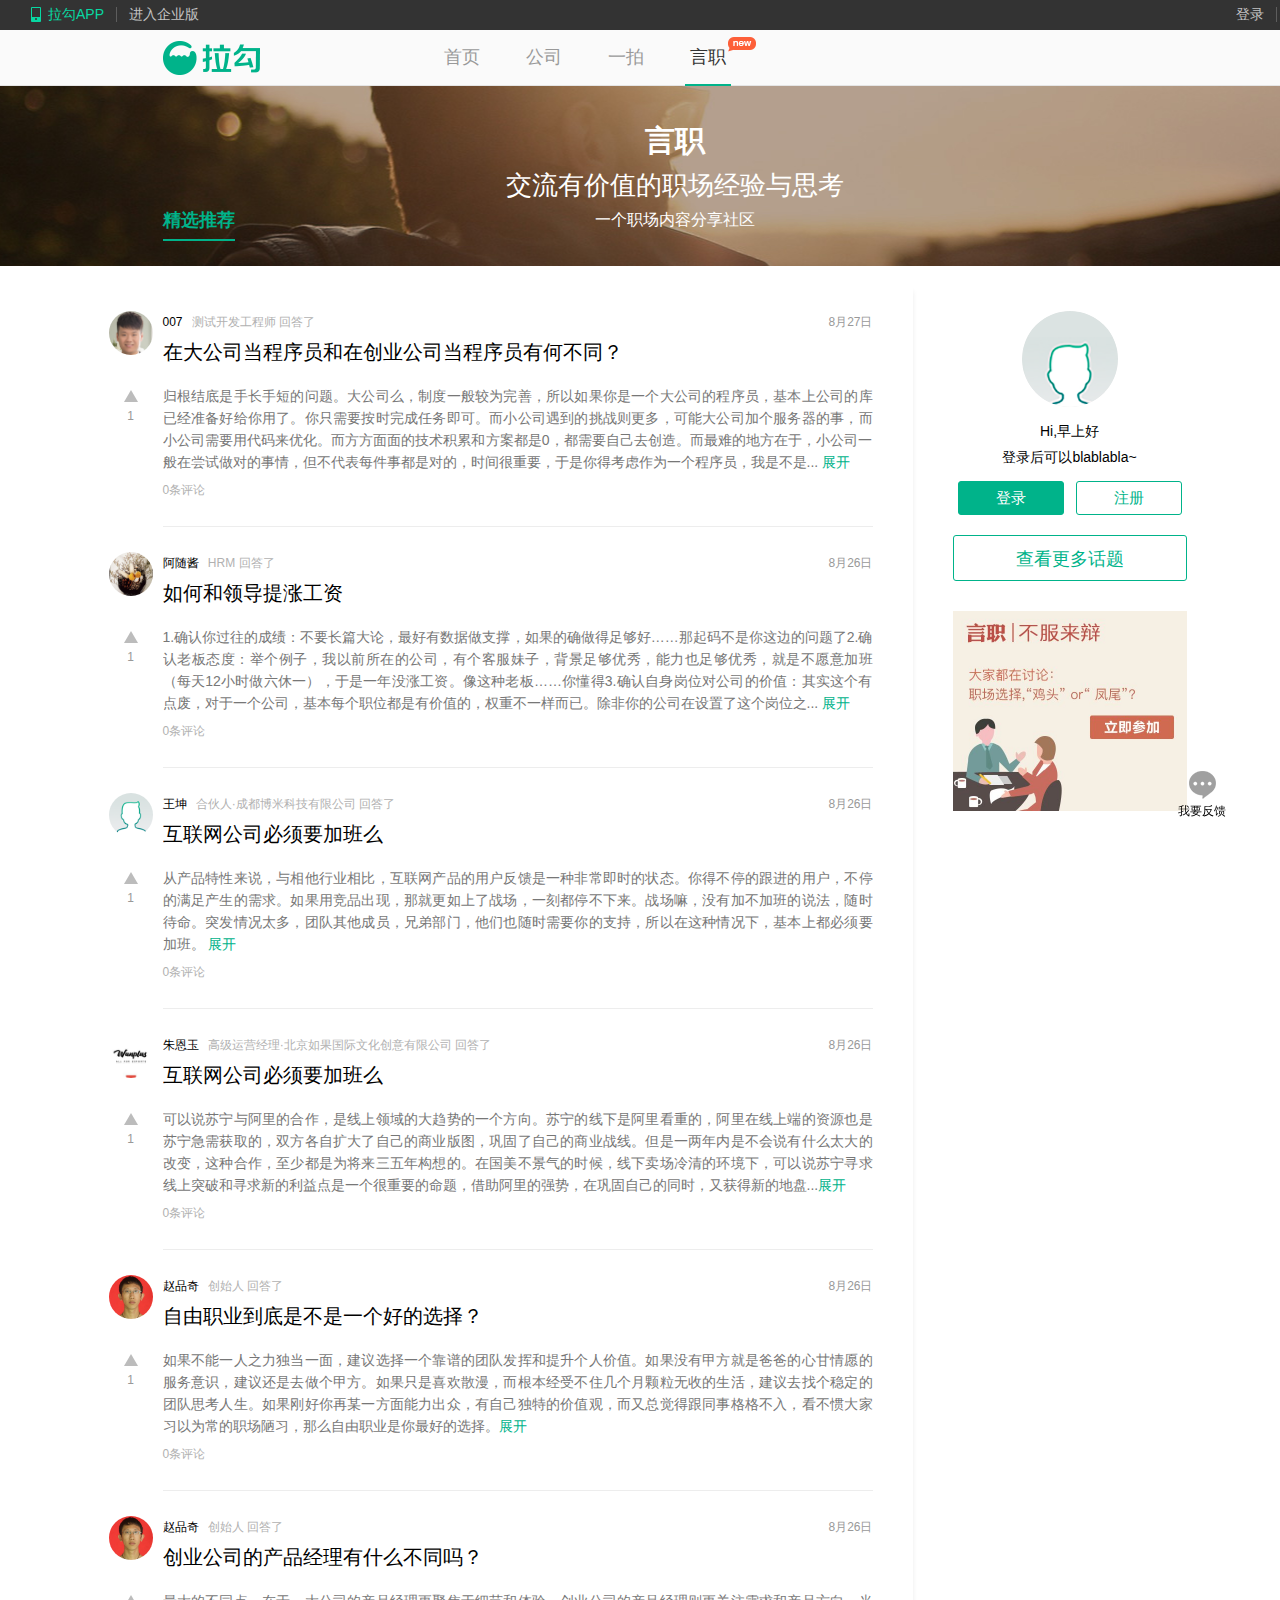
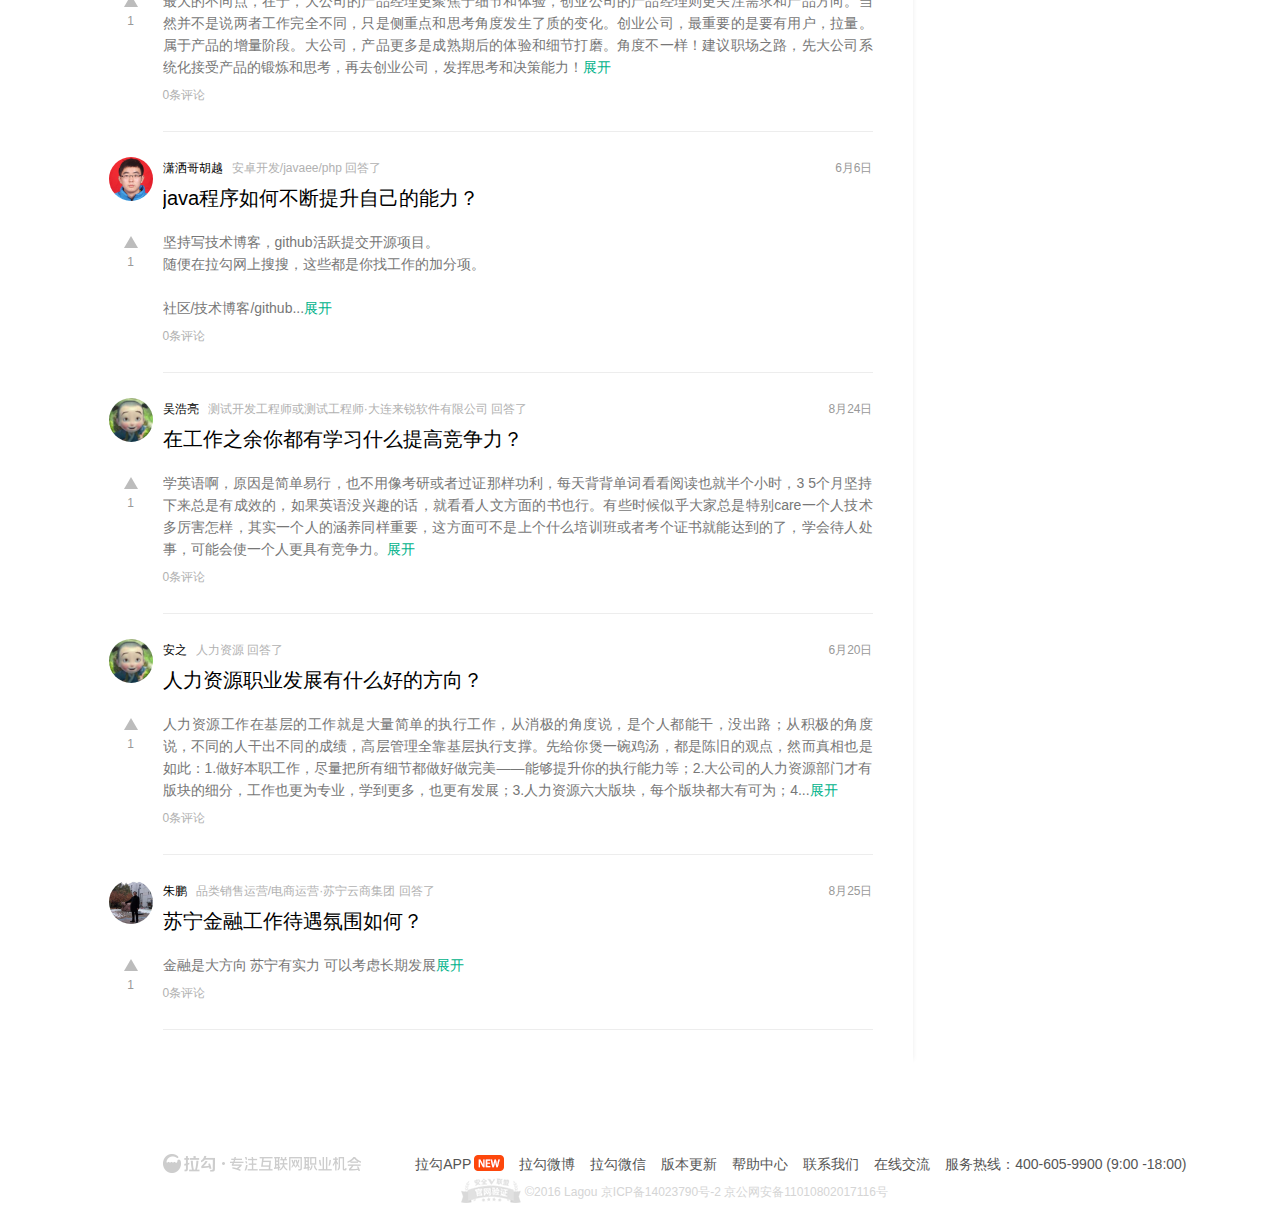
<file: yanzhi.html>
<!DOCTYPE html PUBLIC "-//W3C//DTD XHTML 1.0 Transitional//EN" "http://www.w3.org/TR/xhtml1/DTD/xhtml1-transitional.dtd">
<html xmlns="http://www.w3.org/1999/xhtml">
<head>
<link rel="stylesheet" type="text/css" href="css/yanzhi.css" />
<meta http-equiv="Content-Type" content="text/html; charset=utf-8" />
<script src="jquery/jquery.js"></script>
<script type="text/javascript" src="js/yanzhi.js"></script>
<title>拉勾网-言职-分享有价值的职场经验与思考</title>
<link rel="Shortcut Icon" href="img/82.ico">
</head>

<body>
<div id="head">
	<div class="h_l">
		<a href="javascript:;" id="app">拉勾APP</a><a href="login.html" id="goqiye">进入企业版</a>
    </div>
    <div class="h_r">
		<a href="login.html" id="login">登录</a><a href="register.html" id="reg">注册</a>
    </div>
</div>
<div id="menu">
	<div class="m_logo clearfix"><a href="home.html"></a></div>
    
    <ul class="m_wrap"><li><a href="home.html" >首页</a></li>
        <li><a href="company.html" >公司</a></li>
        <li><a href="yipai.html">一拍</a></li>
        <li class="yan"><a  class="h_page" href="yanzhi.html">言职</a><span></span></li>
    </ul>
</div>
<div class="top">
	<h2>言职</h2>
    <h3>交流有价值的职场经验与思考</h3>
    <h4>一个职场内容分享社区</h4>
</div>
<div class="content clearfix">
	<div class="abs_menu">精选推荐</div>
	<div class="con_l">
    	<ul class="con_l_ul">
        	
            
        </ul>
    </div>
    <div class="con_r">
	<div class="con_r_img">
    	<a href="">
        	<img src="img/66.png" />
        </a>
    </div>
    <p class="hello">
                Hi,<span>晚上好</span></p>
     <p class="sh">
                登录后可以blablabla~
            </p>
      <div class="r_btn">
      	
        <a class="login" href="login.html">登录</a><a class="reg last_btn" href="register.html">注册</a>
      </div>
      <div class="more">
      	<a href="http://yanzhi.lagou.com/topic/list.html">查看更多话题</a>
      </div>
      <a target="_blank" href="http://activity.lagou.com/topic/vote_2040.html"><img class="r_img" src="img/92.jpg" /></a>
</div>
</div>


<div class="bottom">
	<div class="clearfix">
	<span class="bot_l_span"></span>
    <div class="bot_inner clearfix">
    	<a href="javascript:;" class="bot_app">拉勾APP<i></i><div class="qrcode"><img src="img/34.jpg" /></div></a>
        <a href="">拉勾微博</a>
        <a href="">拉勾微信</a>
        <a href="">版本更新</a>
        <a href="">帮助中心</a>
        <a href="">联系我们</a>
        <a href="">在线交流</a>
        <span>服务热线：<em>400-605-9900 (9:00 -18:00)</em></span>
    </div>
    </div>
    <div class="bot_intro">
    	<a href="">
        <img src="img/31.png" />
        </a>
        <span><em>©</em>2016 Lagou </span>
        <span>京ICP备14023790号-2</span>
        <span>京公网安备11010802017116号</span>
    </div>
</div>
<a href="javascript:;" id="backtop"></a>
<div id="feedback">
	<div></div>
    <span>我要反馈</span>
</div>
</body>
</html>
</file>
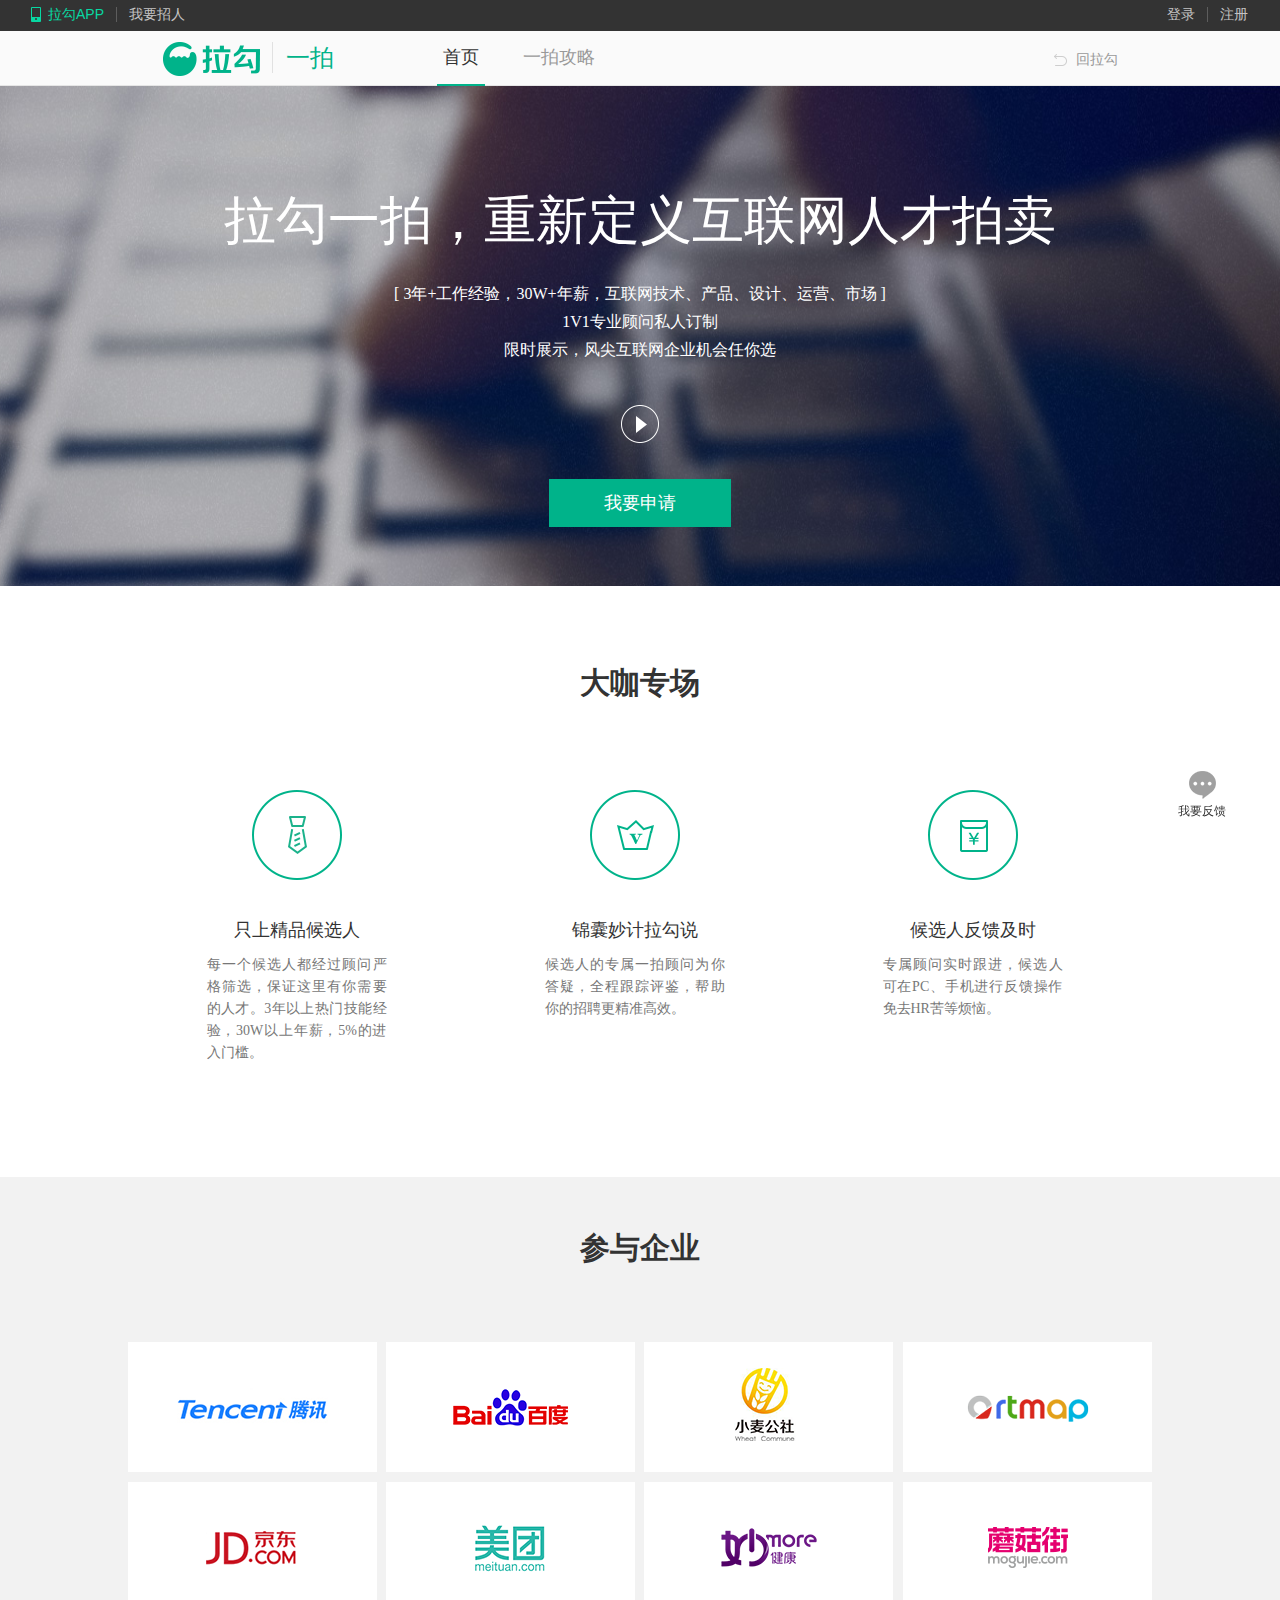
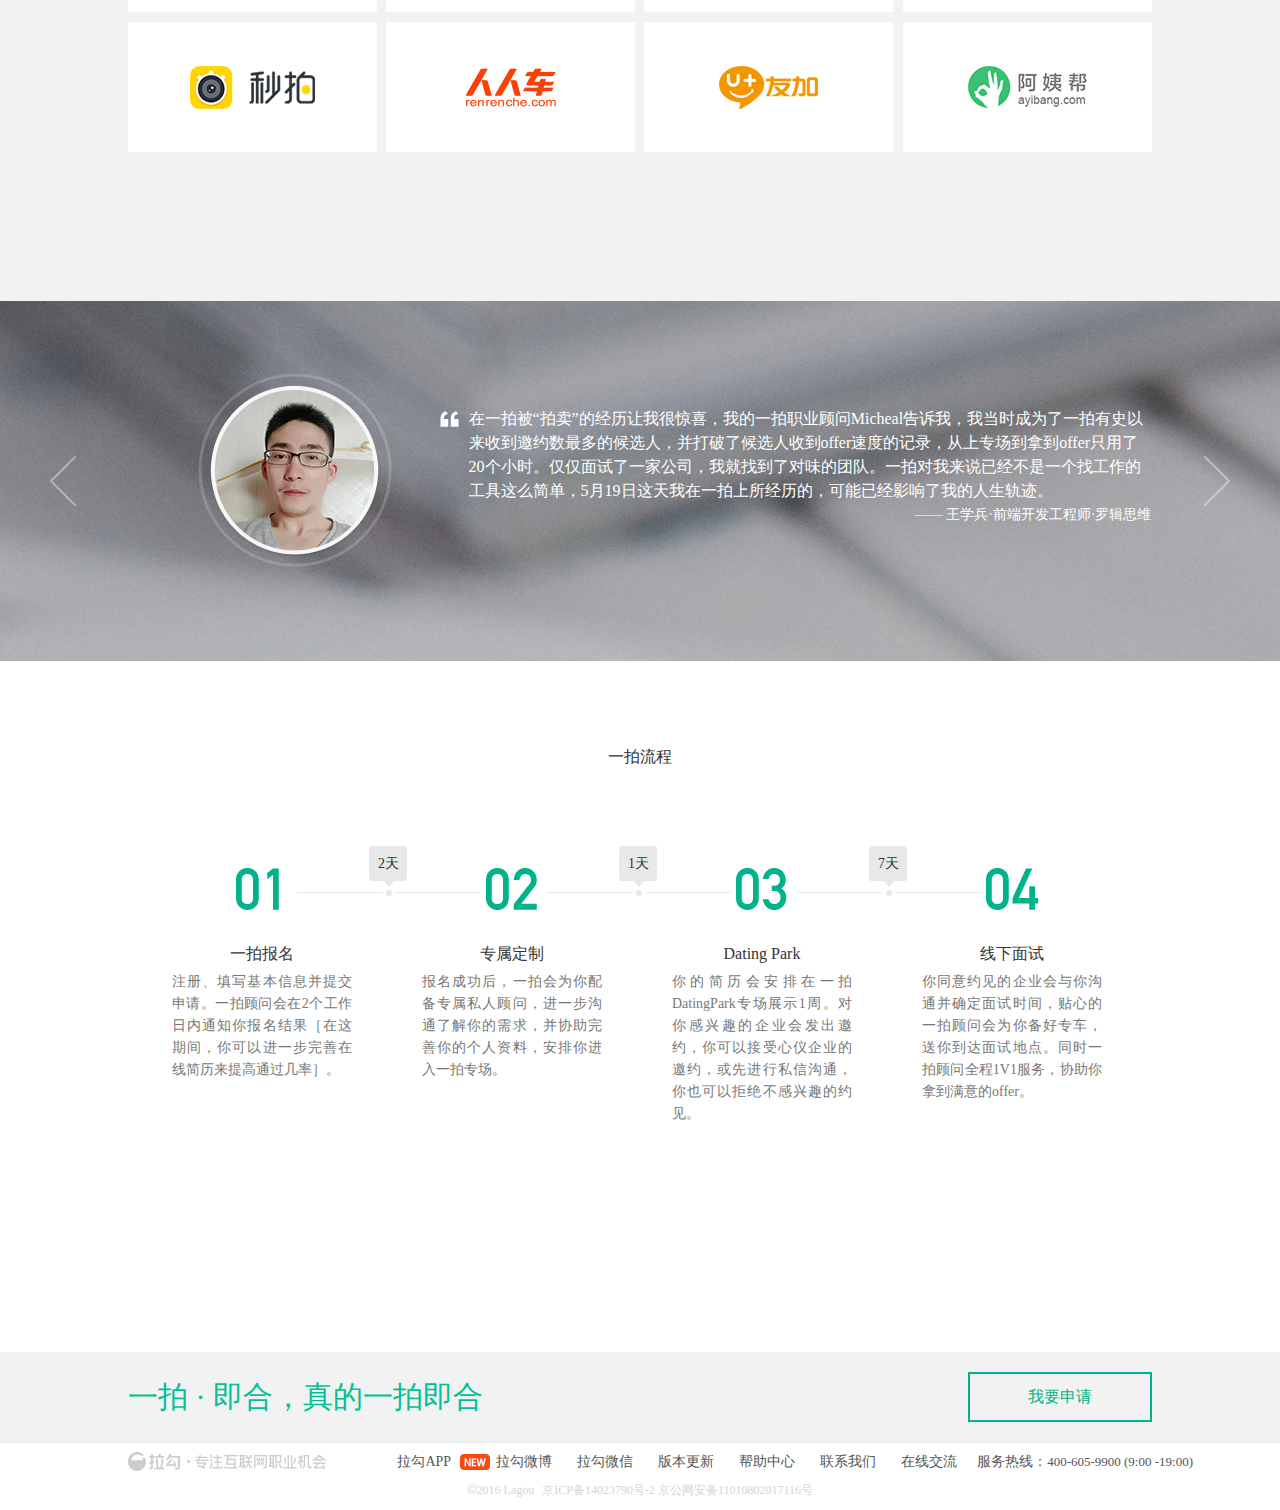
<file: yipai.html>
<!DOCTYPE html PUBLIC "-//W3C//DTD XHTML 1.0 Transitional//EN" "http://www.w3.org/TR/xhtml1/DTD/xhtml1-transitional.dtd">
<html xmlns="http://www.w3.org/1999/xhtml">
<head>
<meta http-equiv="Content-Type" content="text/html; charset=utf-8" />
<title>一拍 · 即合-拉勾网-最专业的互联网招聘平台</title>
<link rel="Shortcut Icon" href="img/82.ico">
<link rel="stylesheet" type="text/css" href="css/yipai.css" />
<script src="jquery/jquery.js"></script>
<script type="text/javascript" src="js/yipai.js">
</script>
</head>

<body>
<div id="shadow_border">
    	<div id="shadow_content">
        	
            	<a href="javascript:;" id="close"><img src="img/98.png" /></a>
            
           <embed src="http://player.youku.com/player.php/sid/XOTQwMzc5Nzg4/v.swf" allowFullScreen="true" quality="high" width="480" height="400" align="middle" allowScriptAccess="always" type="application/x-shockwave-flash"></embed>

        </div>
        	
      </div>
	<div id="shadow">	
    </div>
<div id="head">
	<div class="h_l">
		<a href="javascript:;" id="app">拉勾APP</a><a href="javascript:;" id="goqiye">我要招人</a>
    </div>
    <div class="h_r">
		<a href="login.html" id="login">登录</a><a href="register.html" id="reg">注册</a>
    </div>
   </div>
  <div id="menu">
	<div class="m_logo"><a href="home.html"></a></div>
    <em></em>
    <a href="yipai.html" id="yi_pai">一拍</a>
    
    <ul class="m_wrap"><li><a href="yipai.html" class="h_page">首页</a></li>
        <li class="gong"><a href="yipai_2.html" >一拍攻略</a></li>
        <a href="home.html" class="gohome">回拉勾</a>
        
    </ul>
</div>
<div class="header">
    	<h1>拉勾一拍，重新定义互联网人才拍卖</h1>
        <p>[ 3年+工作经验，30W+年薪，互联网技术、产品、设计、运营、市场 ]</p>
        <p>1V1专业顾问私人订制</p>
        <p>限时展示，风尖互联网企业机会任你选</p>
        <button id="play"></button>
        <a class="request" href="register.html">我要申请</a>
    </div>
<div class="s_box clearfix">
	<div class="special">
    	<h2>大咖专场</h2>
        <ul class="s_content hidden clearfix">
        	<li>
            	<span class="bac_0"></span>
                <h3>你的BOSS你来挑</h3>
                <p>采用企业邀约制，聚集众多优质企业参与，让出色的你获得最大的选择权。</p>
            </li>
            <li>
            	<span class="bac_1"></span>
                <h3>个性化定制服务</h3>
                <p>每位用户指定一位专属顾问全程跟踪服务；根据用户的独特情况，提供个性化的职业咨询。换工作不再费心费力。</p>
            </li>
            <li>
            	<span class="bac_2"></span>
                <h3>保障隐私防打扰</h3>
                <p>不必担心隐私泄露，私密信息保护、屏蔽企业权力让你无后顾之忧。</p>
            </li>
            <li class="lastli">
            	<span class="bac_3"></span>
                <h3 class="offerh3">反馈Offer<i id="offer"></i></h3>
                <p>获得Offer之后，可以反馈给顾问，顾问可以提供进一步的资讯服务。</p>
            </li>
        </ul>
         <ul class="s_content clearfix">
        	<li style="margin-left:41px">
            	<span class="bac_0"></span>
                <h3>只上精品候选人</h3>
                <p>每一个候选人都经过顾问严格筛选，保证这里有你需要的人才。3年以上热门技能经验，30W以上年薪，5%的进入门槛。</p>
            </li>
            <li style="margin-left:82px">
            	<span class="bac_1"></span>
                <h3>锦囊妙计拉勾说</h3>
                <p>候选人的专属一拍顾问为你答疑，全程跟踪评鉴，帮助你的招聘更精准高效。</p>
            </li>
         
            <li style="margin-left:82px" class="lastli">
            	<span class="bac_3"></span>
                <h3 class="offerh3">候选人反馈及时</h3>
                <p>专属顾问实时跟进，候选人可在PC、手机进行反馈操作免去HR苦等烦恼。</p>
            </li>
        </ul>
    </div>
</div>
<div class="join_company">
    	<h2>参与企业</h2>
        <div class="join_img">
        <img src="img/39.png" />
</div>
</div>
<div class="example">
	<a href="javascript:;" id="move_left"></a>
	<ul class="e_ul">
    	<li class="clearfix">
        	<div class="e_item">
            	<div class="headimg"></div>
                <div class="head_right clearfix">
                	<div class="left_symbol"></div>
                	<p class="he_said">

在一拍被“拍卖”的经历让我很惊喜，我的一拍职业顾问Micheal告诉我，我当时成为了一拍有史以来收到邀约数最多的候选人，并打破了候选人收到offer速度的记录，从上专场到拿到offer只用了20个小时。仅仅面试了一家公司，我就找到了对味的团队。一拍对我来说已经不是一个找工作的工具这么简单，5月19日这天我在一拍上所经历的，可能已经影响了我的人生轨迹。                 
                     
                    <p class="author">—— 王学兵·前端开发工程师·罗辑思维</p>
                </div>
              </div>
            </li>
            <li class="clearfix">
        	<div class="e_item">
            	<div class="headimg1"></div>
                <div class="head_right clearfix">
                	<div class="left_symbol"></div>
                	<p class="he_said">

在一拍还没有开放的时候我就知道一拍了，开放使用后我就报了名。我刚毕业的时候就到上家公司工作，一呆就是4年，求职经验少得可怜。在遇到一拍之后，职业顾问Jessica给予了我很多鼓励和陪伴，帮我解答很多职业困惑，让我慢慢放下了心理负担，她的专业影响了我。从一拍的申请到我最终入职，只用了一周时间，有些不可思议。                 
                     
                    <p class="author">—— 丁杨洋·产品运营主管·恒昌利通</p>
                </div>
              </div>
            </li>
            <li class="clearfix">
        	<div class="e_item">
            	<div class="headimg2"></div>
                <div class="head_right clearfix">
                	<div class="left_symbol"></div>
                	<p class="he_said">

近期考虑到自身发展，我计划到北京工作。一拍私人职业顾问Jessica找到我，想推荐我上一拍专场，我就抱着试试的心态报名了，没想到收到了好几十个面试邀请。工作这么久，多少有了解过其他招聘网站，一拍无论是在求职流程，还是简历中获取的信息，会更加突出一些，特别是提供私人顾问这样的服务，这种模式让求职者不再处于弱势地位。                 
                     
                    <p class="author">—— 李明·前端开发工程师·象辑科技</p>
                </div>
              </div>
            </li>
            <li class="clearfix">
        	<div class="e_item">
            	<div class="headimg3"></div>
                <div class="head_right clearfix">
                	<div class="left_symbol"></div>
                	<p class="he_said">

这是我3年来第一次上招聘网站找工作，很幸运申请上了一拍，遇见职业顾问Yolanda。我的简历在一拍上展示了一天，收到不少企业的邀约，面试后的第二天就收到了offer，并且我很满意。Yolanda告诉我，拉勾一拍是终身服务，无论是在职场还是生活，遇到问题都可以找她。我发现自己不仅拥有了一个私人顾问，还多了一个朋友。                 
                     
                    <p class="author">—— 陈果·高级服务器开发工程师·友加</p>
                </div>
              </div>
            </li>
            <li class="clearfix">
        	<div class="e_item">
            	<div class="headimg"></div>
                <div class="head_right clearfix">
                	<div class="left_symbol"></div>
                	<p class="he_said">
                     在一拍被“拍卖”的经历让我很惊喜，我的一拍职业顾问Micheal告诉我，我当时成为了一拍有史以来收到邀约数最多的候选人，并打破了候选人收到offer速度的记录，从上专场到拿到offer只用了20个小时。仅仅面试了一家公司，我就找到了对味的团队。一拍对我来说已经不是一个找工作的工具这么简单，5月19日这天我在一拍上所经历的，可能已经影响了我的人生轨迹。<span class="right_symbol"></span><br /><br /></p>
                 
                     
                    <p class="author">—— 王学兵·前端开发工程师·罗辑思维</p>
                </div>
              </div>
            </li>
    </ul>
    <a href="javascript:;" id="move_right"></a>
</div>
<div class="process">
    <h4>一拍流程</h4>
    <ul class="clearfix">
    	<li class="p_li1">
        	<div class="p_01"><i>2天</i></div>
            <h5>一拍报名</h5>
            <p>注册、填写基本信息并提交申请。一拍顾问会在2个工作日内通知你报名结果［在这期间，你可以进一步完善在线简历来提高通过几率］。</p>
        </li>
        <li>
        	<div class="p_02"><i>1天</i></div>
            <h5>专属定制</h5>
            <p>报名成功后，一拍会为你配备专属私人顾问，进一步沟通了解你的需求，并协助完善你的个人资料，安排你进入一拍专场。</p>
        </li>
        <li>
        	<div class="p_03"><i>7天</i></div>
            <h5>Dating Park</h5>
            <p>你的简历会安排在一拍DatingPark专场展示1周。对你感兴趣的企业会发出邀约，你可以接受心仪企业的邀约，或先进行私信沟通，你也可以拒绝不感兴趣的约见。</p>
        </li>
        <li>
        	<div class="p_04"></div>
            <h5>线下面试</h5>
            <p>你同意约见的企业会与你沟通并确定面试时间，贴心的一拍顾问会为你备好专车，送你到达面试地点。同时一拍顾问全程1V1服务，协助你拿到满意的offer。</p>
        </li>
    </ul>
    </div>
    <div class="wrapper clearfix">
    	<div class="w_inner">
    	<p>一拍 · 即合，真的一拍即合</p>
        <a href="login.html" class="apply">我要申请</a>
        </div>
    </div>
<div class="bottom">
	<div class="clearfix b_1100">
	<span class="bot_l_span"></span>
    <div class="bot_inner clearfix">
    	<a href="javascript:;" class="bot_app">拉勾APP<i></i><div class="qrcode"><img src="img/34.jpg" /></div></a>
        <a href="">拉勾微博</a>
        <a href="">拉勾微信</a>
        <a href="">版本更新</a>
        <a href="">帮助中心</a>
        <a href="">联系我们</a>
        <a href="">在线交流</a>
        <span>服务热线：<em class="pnumber">400-605-9900 (9:00 -19:00)</em></span>
    </div>
    </div>
    <div class="bot_intro">
    	
        <span><em>©</em>2016 Lagou </span>
        <span class="bot_m">京ICP备14023790号-2</span>
        <span>京公网安备11010802017116号</span>
    </div>
</div>
<a href="javascript:;" id="backtop"></a>
<div id="feedback">
	<div></div>
    <span>我要反馈</span>
</div>
</body>
</html>
</file>
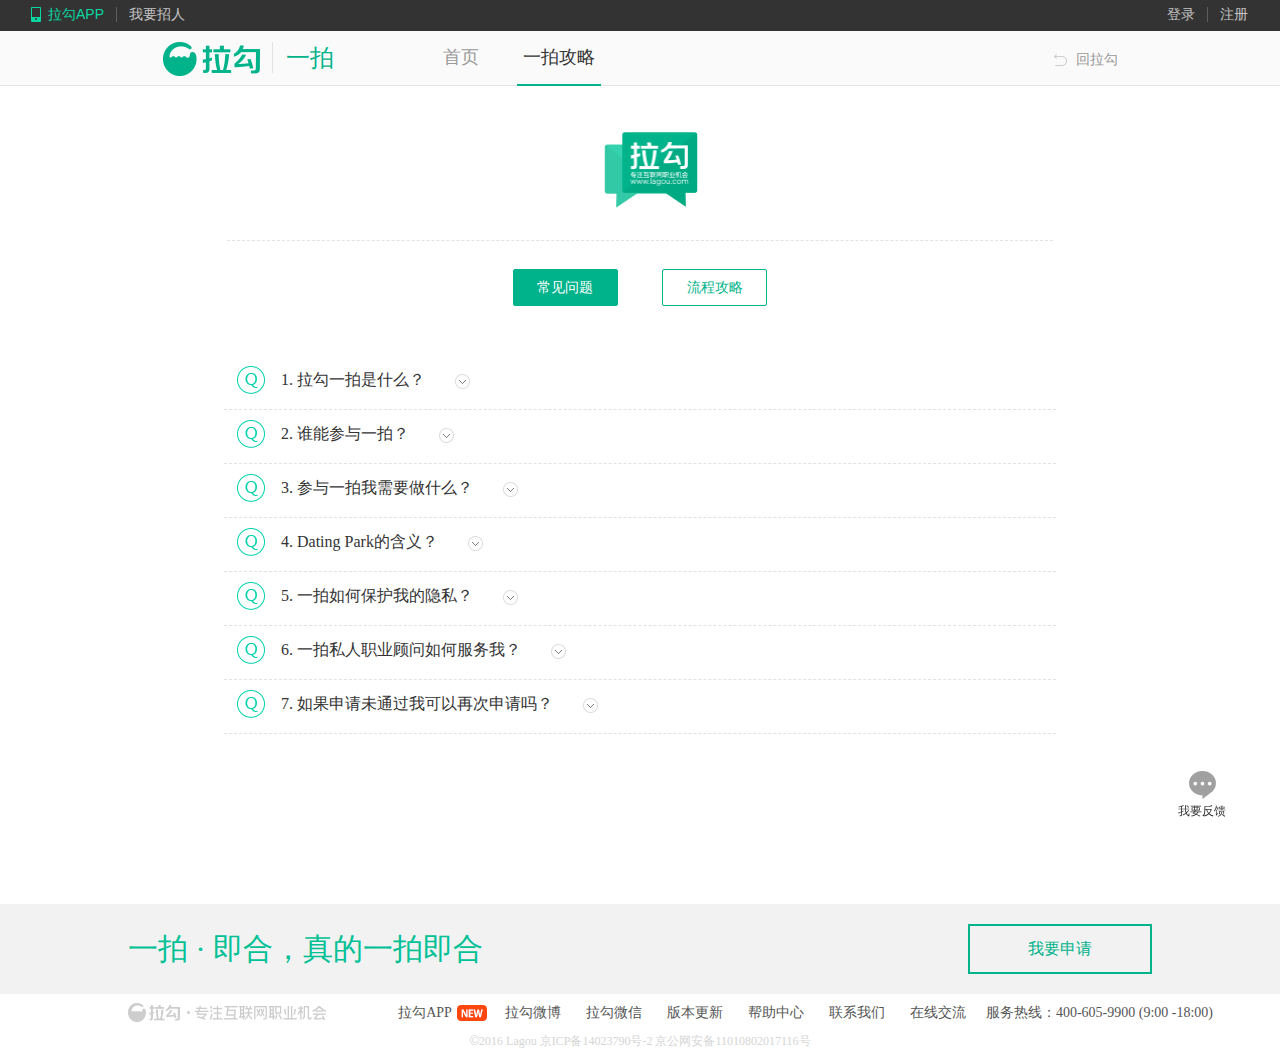
<file: yipai_2.html>
<!DOCTYPE html PUBLIC "-//W3C//DTD XHTML 1.0 Transitional//EN" "http://www.w3.org/TR/xhtml1/DTD/xhtml1-transitional.dtd">
<html xmlns="http://www.w3.org/1999/xhtml">
<head>
<link rel="stylesheet" type="text/css" href="css/yipai_2.css" />
<script src="jquery/jquery.js"></script>
<script type="text/javascript" src="js/yipai2.js">
</script>
<meta http-equiv="Content-Type" content="text/html; charset=utf-8" />
<title>一拍 · 即合-拉勾网-最专业的互联网招聘平台</title>
<link rel="Shortcut Icon" href="img/82.ico">
</head>

<body>
<div id="head">
	<div class="h_l">
		<a href="javascript:;" id="app">拉勾APP</a><a href="yipai.html" id="goqiye">我要招人</a>
    </div>
    <div class="h_r">
		<a href="login.html" id="login">登录</a><a href="register.html" id="reg">注册</a>
    </div>
   </div>
  <div id="menu">
	<div class="m_logo"><a href="home.html"></a></div>
    <em></em>
    <a href="yipai.html" id="yi_pai">一拍</a>
    
    <ul class="m_wrap"><li><a  href="yipai.html" >首页</a></li>
        <li class="gong"><a href="yipai_2.html" class="h_page" >一拍攻略</a></li>
        <a href="home.html" class="gohome">回拉勾</a>
        
    </ul>
</div>
<div class="main">
	<div class="m_top">
    	<img src="img/45.png" />
    </div>
    <ul class="m_menu">
    	<li class="current m_p">常见问题</li>
        <li class="m_pro">流程攻略</li>
    </ul>
    <ul class="m_p_content">
    	<li class="clearfix">
        	<div class="question clearfix">
            	<div class="q_l clearfix"></div>
                <h2>1. 拉勾一拍是什么？<span></span></h2>
            </div>
            <div class="answer clearfix">
            	<div class="q_a_l"></div>
                <p>一拍是拉勾网针对互联网行业风尖企业与高端人才定制的全新人才拍卖服务产品，为高端稀缺人才与企业之间建立及时有效的联系，专业团队全程提供1V1服务。只要你拿到Dating Park入场资格，就可在1周内收到多家优质企业邀请，由你自主决定是否接受，并准许对方查看你的联系方式，快速拿到最中意的offer。</p>
            </div>
        </li>
        <li class="clearfix">
        	<div class="question clearfix">
            	<div class="q_l clearfix"></div>
                <h2>2. 谁能参与一拍？<span></span></h2>
            </div>
            <div class="answer clearfix">
            	<div class="q_a_l"></div>
                <p>一拍是拉勾网针对互联网行业风尖企业与高端人才定制的全新人才拍卖服务产品，为高端稀缺人才与企业之间建立及时有效的联系，专业团队全程提供1V1服务。只要你拿到Dating Park入场资格，就可在1周内收到多家优质企业邀请，由你自主决定是否接受，并准许对方查看你的联系方式，快速拿到最中意的offer。</p>
            </div>
        </li>
        <li class="clearfix">
        	<div class="question clearfix">
            	<div class="q_l clearfix"></div>
                <h2>3. 参与一拍我需要做什么？<span></span></h2>
            </div>
            <div class="answer clearfix">
            	<div class="q_a_l"></div>
                <p>一拍是拉勾网针对互联网行业风尖企业与高端人才定制的全新人才拍卖服务产品，为高端稀缺人才与企业之间建立及时有效的联系，专业团队全程提供1V1服务。只要你拿到Dating Park入场资格，就可在1周内收到多家优质企业邀请，由你自主决定是否接受，并准许对方查看你的联系方式，快速拿到最中意的offer。</p>
            </div>
        </li>
        <li class="clearfix">
        	<div class="question clearfix">
            	<div class="q_l clearfix"></div>
                <h2>4. Dating Park的含义？<span></span></h2>
            </div>
            <div class="answer clearfix">
            	<div class="q_a_l"></div>
                <p>一拍是拉勾网针对互联网行业风尖企业与高端人才定制的全新人才拍卖服务产品，为高端稀缺人才与企业之间建立及时有效的联系，专业团队全程提供1V1服务。只要你拿到Dating Park入场资格，就可在1周内收到多家优质企业邀请，由你自主决定是否接受，并准许对方查看你的联系方式，快速拿到最中意的offer。</p>
            </div>
        </li>
        <li class="clearfix">
        	<div class="question clearfix">
            	<div class="q_l clearfix"></div>
                <h2>5. 一拍如何保护我的隐私？<span></span></h2>
            </div>
            <div class="answer clearfix">
            	<div class="q_a_l"></div>
                <p>一拍是拉勾网针对互联网行业风尖企业与高端人才定制的全新人才拍卖服务产品，为高端稀缺人才与企业之间建立及时有效的联系，专业团队全程提供1V1服务。只要你拿到Dating Park入场资格，就可在1周内收到多家优质企业邀请，由你自主决定是否接受，并准许对方查看你的联系方式，快速拿到最中意的offer。</p>
            </div>
        </li>
        <li class="clearfix">
        	<div class="question clearfix">
            	<div class="q_l clearfix"></div>
                <h2>6. 一拍私人职业顾问如何服务我？<span></span></h2>
            </div>
            <div class="answer clearfix">
            	<div class="q_a_l"></div>
                <p>一拍是拉勾网针对互联网行业风尖企业与高端人才定制的全新人才拍卖服务产品，为高端稀缺人才与企业之间建立及时有效的联系，专业团队全程提供1V1服务。只要你拿到Dating Park入场资格，就可在1周内收到多家优质企业邀请，由你自主决定是否接受，并准许对方查看你的联系方式，快速拿到最中意的offer。</p>
            </div>
        </li>
        <li class="clearfix">
        	<div class="question clearfix">
            	<div class="q_l clearfix"></div>
                <h2>7. 如果申请未通过我可以再次申请吗？<span></span></h2>
            </div>
            <div class="answer clearfix">
            	<div class="q_a_l"></div>
                <p>一拍是拉勾网针对互联网行业风尖企业与高端人才定制的全新人才拍卖服务产品，为高端稀缺人才与企业之间建立及时有效的联系，专业团队全程提供1V1服务。只要你拿到Dating Park入场资格，就可在1周内收到多家优质企业邀请，由你自主决定是否接受，并准许对方查看你的联系方式，快速拿到最中意的offer。</p>
            </div>
        </li>
    </ul>
    <div class="m_pro_content">
    	<div class="p_1 part">
        	<p>我们相信，高端的人才值得拥有更优质的机会。拉勾一拍专注于服务高端人才，包括产品、设计、技术、运营和市场，报名参与一拍，您将拥有专业职业顾问一对一的全程服务。</p>
            <img src="img/47.png" />
        </div>
        <div class="p_2 part">
        	<p>加入一拍后，职业顾问会与主动您沟通，帮您撰写推荐语“拉勾说“，并帮您安排专场展示。</p>
            <img src="img/48.png" />
        </div>
        <div class="p_3 part">
        	<p>专场开始的前一天，我们会通过邮件等途径提示您。专场开始后，我们会全程跟踪您的动态，7日内，为您即时提醒收到的每一份邀约。</p>
            <img src="img/49.png" />
        </div>
        <div class="p_4 part">
        	<p>择选出您心仪的企业，请静心等待企业的面试邀约吧。</p>
            <img src="img/50.png" />
        </div>
        <div class="p_5 part">
        	<p>线下沟通后，如果您与企业拍一即合，就接受企业的offer，准备加入新公司吧！</p>
            <img src="img/51.png" />
        </div>
        
    </div>
</div>
<div class="wrapper clearfix">
    	<div class="w_inner">
    	<p>一拍 · 即合，真的一拍即合</p>
        <a href="login.html" class="apply">我要申请</a>
        </div>
    </div>
<div class="bottom">
	<div class="clearfix b_1100">
	<span class="bot_l_span"></span>
    <div class="bot_inner clearfix">
    	<a href="javascript:;" class="bot_app">拉勾APP<i></i><div class="qrcode"><img src="img/34.jpg" /></div></a>
        <a href="">拉勾微博</a>
        <a href="">拉勾微信</a>
        <a href="">版本更新</a>
        <a href="">帮助中心</a>
        <a href="">联系我们</a>
        <a href="">在线交流</a>
        <span>服务热线：<em>400-605-9900 (9:00 -18:00)</em></span>
    </div>
    </div>
    <div class="bot_intro">
    	
        <span><em>©</em>2016 Lagou </span>
        <span>京ICP备14023790号-2</span>
        <span>京公网安备11010802017116号</span>
    </div>
</div>
<a href="javascript:;" id="backtop"></a>
<div id="feedback">
	<div></div>
    <span>我要反馈</span>
</div>
</body>
</html>
</file>
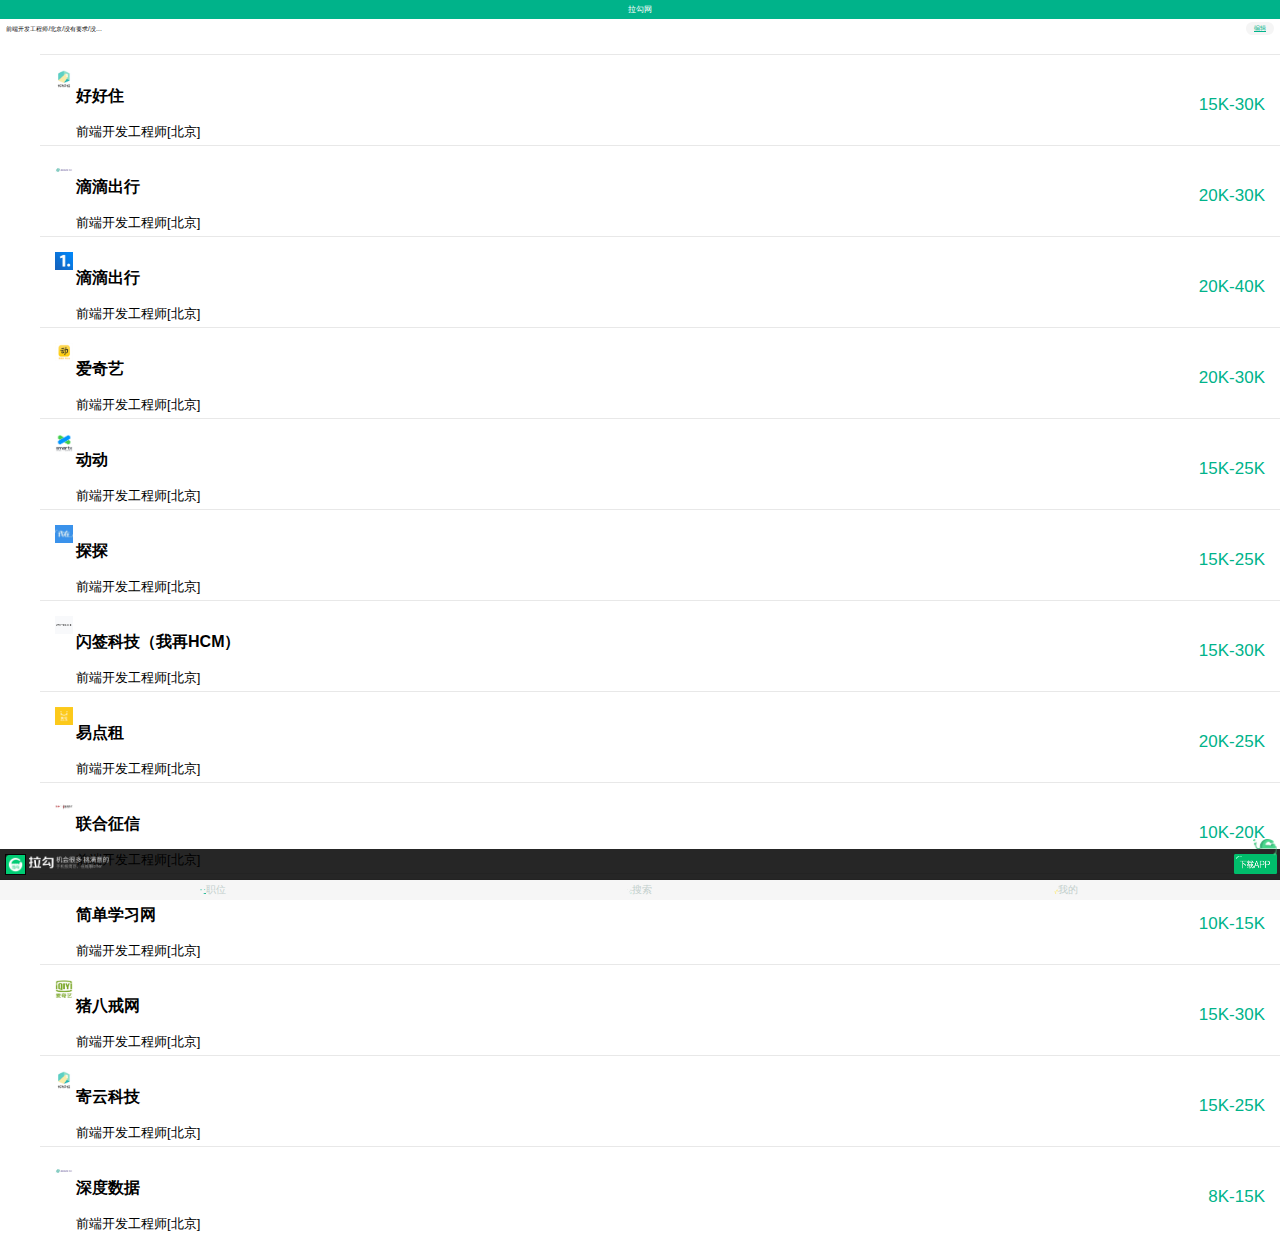
<file: lagouyidong/lagouyidong.html>
<!doctype html>
<html>
<head>
<meta content="yes" name="apple-mobile-web-app-capable"><!--删除苹果默认的菜单栏和工具栏-->
<meta content="yes" name="apple-touch-fullscreen"><!-- 将网页在apple上全屏显示而非在浏览器-->
<meta content="telephone=no,email=no" name="format-detection"><!--格式检测：禁止作为邮箱地址！禁止了把数字转化为拨号链接！-->
<meta charset="utf-8">
<link rel="apple-touch-icon" href="../favicon.png">
<link rel="Shortcut Icon" href="../favicon.png" type="image/x-icon"><!--网页的缩略图标-->
<script src="http://g.tbcdn.cn/mtb/lib-flexible/0.3.4/??flexible_css.js,flexible.js"></script>
<script src="jquery.js" type="text/javascript">
</script>
<script>
$(window).ready(function(e) {
      var pageData = {
  
   
    items:[{
	"img":"img/1.jpg",
      "company":"好好住",
	  "job":"前端开发工程师",
	  "place":"[北京]",
	  "time":"昨天 17:13",
	  "salary":"15K-30K"
    },
	{
		"img":"img/2.jpg",
       "company":"滴滴出行",
	  "job":"前端开发工程师",
	  "place":"[北京]",
	  "time":"昨天 14:55",
	  "salary":"20K-30K"
    },
	{
		"img":"img/3.jpg",
      "company":"滴滴出行",
	  "job":"前端开发工程师",
	  "place":"[北京]",
	  "time":"昨天 14:55",
	  "salary":"20K-40K"
    },
	{
		"img":"img/5.png",
       "company":"爱奇艺",
	  "job":"前端开发工程师",
	  "place":"[北京]",
	  "time":"昨天 14:33",
	  "salary":"20K-30K"
    },
	{
		"img":"img/6.png",
      "company":"动动",
	  "job":"前端开发工程师",
	  "place":"[北京]",
	  "time":"昨天 12:13",
	  "salary":"15K-25K"
    },
	{
		"img":"img/7.jpg",
       "company":"探探",
	  "job":"前端开发工程师",
	  "place":"[北京]",
	  "time":"2016-8-31",
	  "salary":"15K-25K"
    },
	{
		"img":"img/8.jpg",
       "company":"闪签科技（我再HCM）",
	  "job":"前端开发工程师",
	  "place":"[北京]",
	  "time":"昨天 11:43",
	  "salary":"15K-30K"
    },
	{
		"img":"img/9.png",
       "company":"易点租",
	  "job":"前端开发工程师",
	  "place":"[北京]",
	  "time":"昨天 15:40",
	  "salary":"20K-25K"
    },
	{
		"img":"img/10.jpg",
      "company":"联合征信",
	  "job":"前端开发工程师",
	  "place":"[北京]",
	  "time":"今天 07:39",
	  "salary":"10K-20K"
    },
	{
		"img":"img/11.png",
       "company":"简单学习网",
	  "job":"前端开发工程师",
	  "place":"[北京]",
	  "time":"2016-09-01",
	  "salary":"10K-15K"
    },
	{
		"img":"img/12.jpg",
       "company":"猪八戒网",
	  "job":"前端开发工程师",
	  "place":"[北京]",
	  "time":"2016-08-31",
	  "salary":"15K-30K"
    },
	{"img":"img/1.jpg",
       "company":"寄云科技",
	  "job":"前端开发工程师",
	  "place":"[北京]",
	  "time":"2016 09-01",
	  "salary":"15K-25K"
    },
	{
		"img":"img/2.jpg",
      "company":"深度数据",
	  "job":"前端开发工程师",
	  "place":"[北京]",
	  "time":"昨天 18:03",
	  "salary":"8K-15K"
    }
	
	]
   
  
}
var allnode="";
	for(var i=0;i<pageData.items.length;i++)
	{
		var node='<li>\
        	<div class="con_l">\
            	<img class="l_img" src="'+pageData.items[i].img+'">\
            </div>\
            <div class="con_m">\
            	<h3>'+pageData.items[i].company+'</h3>\
                <p class="job_name">'+pageData.items[i].job+'<span>'+pageData.items[i].place+'</span></p>\
                <div class="time">'+pageData.items[i].time+'</div>\
            </div>\
            <div class="con_r">\
            	<div class="salary">'+pageData.items[i].salary+'</div>\
            </div>\
        </li>';
		allnode+=node;
		}
		
		var oul=document.getElementById("ull");
		oul.innerHTML=allnode;
});
</script>
<title>使用flexbile实现移动端网页开发</title>
</head>
<style>
.clearfix:after{content:".";display:block;height:0;clear:both;visibility:hidden}
.clearfix{*+height:1%;}

body
{
	font-family: Helvetica;
	margin:0;
	padding:0;}
	.header
	{
		height:1.2rem;
		background-color:rgb(0,179,138);
		text-align:center;
		color:white;
		font-size:0.5rem;
		line-height:1.2rem;
		
		}
	.wrap
	{
		line-height:1.2rem;
		
		height:1.2rem;}
	.wrap span
	{
		display:inline-block;
		width:6rem;
		overflow: hidden;
    text-overflow: ellipsis;
    white-space: nowrap;
		font-size:0.4rem;
		margin-left:0.4rem;
		
	}
	.wrap a
	{
		
		margin-top:0.2rem;
		height:0.8rem;
		line-height:0.8rem;
		display:inline-block;
		text-align:center;
		margin-right:0.35rem;
		float:right;
		width:1.8rem;
		-moz-border-radius: 0.4rem; /* Firefox */
 	 	-webkit-border-radius: 0.4rem; /* Safari 和 Chrome */
 		 border-radius: 0.4rem; 
		background-color:rgb(245,245,245);
		color:rgb(0,179,138);
		font-size:0.37rem;}
	li
	{
		overflow:hidden;
		height:70px;
		border-top:1px solid rgb(232,232,232);
		padding:15px 15px 5px 15px;
		}
	[data-dpr="2"] li
	{
		height:140px;
		padding:30px 30px 10px 0;}
	[data-dpr="3"] li
	{
		height:210px;
		padding:45px 45px 15px 0;}
	.con_l
	{
		float:left;
		width:1.111rem;
		height:1.111rem;
		}
	.con_l img
	{
		max-width:100%;}
	.con_m
	{
		margin-left:0.204rem;
		float:left;}
	
		
	h3
	{
		font-weight:bold;
		font-size:16px;}
	[data-dpr="2"] h3
	{
		font-size:32px
		}	
	[data-dpr="3"] h3
	{
		font-size:48px
		}
	.job_name
	{
		
		font-size:13px;
		margin:7px 0px;}
	[data-dpr="2"] .job_name
	{
		font-size:26px;
		margin:14px 0px;
		}
		[data-dpr="3"] .job_name
	{
		font-size:39px;
		margin:21px 0px;
		}
	.time
	{
		font-size:12px;
		color:rgb(136,136,136);}
	[data-dpr="2"] .time
	{
		font-size:24px
		}
	[data-dpr="3"] .time
	{
		font-size:36px
		}
	.salary
	{
		color:rgb(0,179,138);
		float:right;
		line-height:70px;
		font-size:17px;
		
		}
	[data-dpr="2"] .salary
	{
		
		line-height:140px;
		font-size:34px;
		
		}
	[data-dpr="3"] .salary
	{
		
		line-height:210px;
		font-size:51px;
		
		}
	li
	{
		list-style:none;}
	.fix
	{
		width:100%;
		z-index:100;
		position:fixed;
		bottom:1.233rem;
		height:1.352rem;
		padding:0.3rem 0.3rem;
		background-color:rgba(0,0,0,0.85);
		}
	.f_l
	{
		border:1px solid rgba(0,0,0,0.85);
		
		height:1.2rem;
		width:1.2rem;
		float:left;
		margin-right:0.2rem;
		
		}
	.f_l img
	{
		width:100%;
		
			background:url(img/fix_l.png);
			max-width:100%;}
		.f_m
		{
			float:left;
			color:white;
			width:5rem;
			height:2.648rem;
			}
		.f_m img
		{
			width:100%}
		
		
		.p1
		{
			font-size:0.63rem;
		}
		.p2
		{
			color:rgb(143,143,143);
			font-size:0.518rem;}
		.f_r
		{
			margin-right:0.5rem;
			float:right;
			display:inline-block;
			width:2.66rem;
			height:1.281rem;}
		.f_r img
		{
			width:100%;
			height:100%;}
		.f_abs
		{
			position:absolute;
			right:0.8rem;
			top:-0.6rem;
			z-index:101;
			width:1.5rem;
			height:1.778rem;}
		.f_abs img
		{
			width:100%;}
		.footer
		{
			font-size:0.6rem;
			    border-top: 1px solid #e8e8e8;
			background-color:rgb(246,246,246);
			text-align:center;
			width:100%;
			height:1.233rem;
			position:fixed;
			bottom:0;
			line-height:1.233rem;
			color: #c2cfcc;}
		.footer>div
		{
			float:left;
			width:33.3%;
			}
		.footer span
		{
			background-size:4.63rem 4.63rem;
			display: inline-block;
    width: 0.333rem;
    height: 0.315rem;
    margin-bottom: -0.056rem}
	.span1
	{
		    background:url(img/4.png) no-repeat -32px -2.5px;
			}
	.span2
	{
		 background:url(img/4.png) no-repeat -14px -2.5px;
		}
	.span3
	{
		 background:url(img/4.png) no-repeat -52.5px -2px;
		}
</style>
<body>
	<div class="header">拉勾网</div>
    <div class="wrap">
    	<span>前端开发工程师/北京/没有要求/没有要求</span><a class="bian" href="">编辑</a>
    </div>
    <ul id="ull">
    	
    </ul>
    <div class="fix clearfix">
    	<div class="f_l">
        	<img class="f_img" src="img/fix_l.png">
        </div>
        <div class="f_m">
        	<img src="img/2.png">
            
        </div>
        <div class="f_r"><img src="img/1.png"></div>
        <div class="f_abs">
        	<img src="img/3.png">
        </div>
    </div>
    <div class="footer">
    	<div class="job"><span class="span1"></span>职位</div>
        <div class="search"><span class="span2"></span>搜索</div>
        <div class="mine"><span class="span3"></span>我的</div>
    </div>
</body>
</html>
</file>
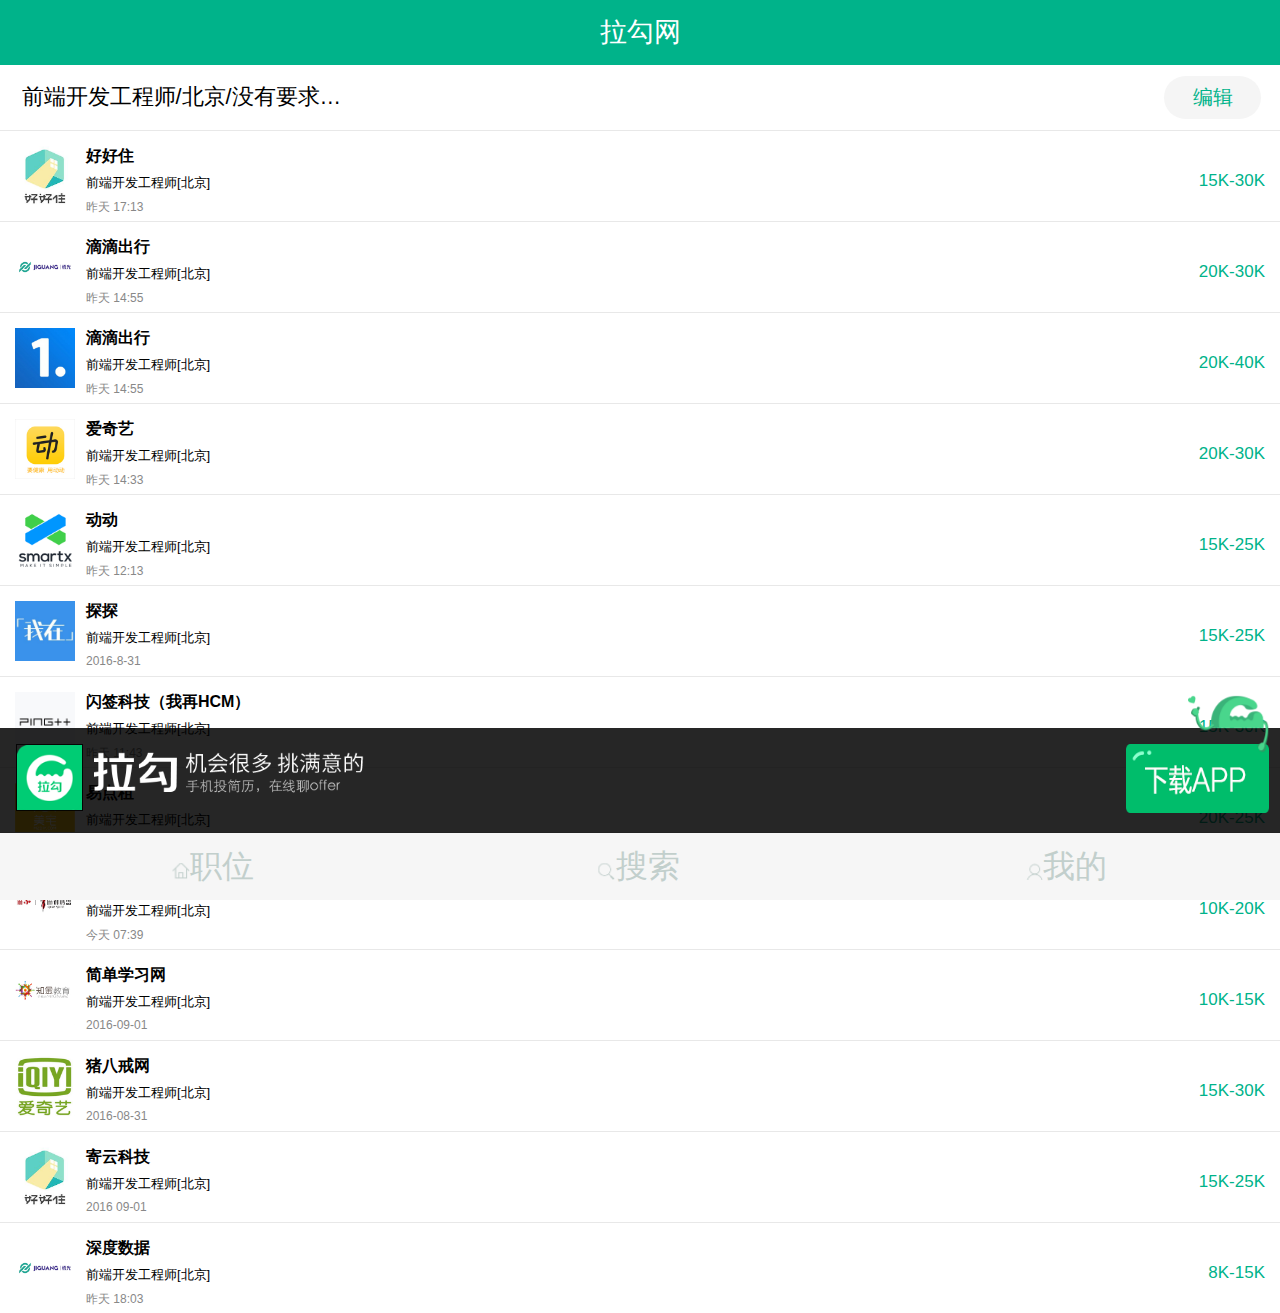
<file: lagouyidong1/lagouyidong.html>
<!doctype html>
<html>
<head>
<meta content="yes" name="apple-mobile-web-app-capable"><!--删除苹果默认的菜单栏和工具栏-->
<meta content="yes" name="apple-touch-fullscreen"><!-- 将网页在apple上全屏显示而非在浏览器-->
<meta content="telephone=no,email=no" name="format-detection"><!--格式检测：禁止作为邮箱地址！禁止了把数字转化为拨号链接！-->
<meta charset="utf-8">
<link rel="apple-touch-icon" href="../favicon.png">
<link rel="Shortcut Icon" href="../favicon.png" type="image/x-icon"><!--网页的缩略图标-->
<script >
!function(){var a="@charset \"utf-8\";html{color:#000;background:#fff;overflow-y:scroll;-webkit-text-size-adjust:100%;-ms-text-size-adjust:100%}html *{outline:0;-webkit-text-size-adjust:none;-webkit-tap-highlight-color:rgba(0,0,0,0)}html,body{font-family:sans-serif}body,div,dl,dt,dd,ul,ol,li,h1,h2,h3,h4,h5,h6,pre,code,form,fieldset,legend,input,textarea,p,blockquote,th,td,hr,button,article,aside,details,figcaption,figure,footer,header,hgroup,menu,nav,section{margin:0;padding:0}input,select,textarea{font-size:100%}table{border-collapse:collapse;border-spacing:0}fieldset,img{border:0}abbr,acronym{border:0;font-variant:normal}del{text-decoration:line-through}address,caption,cite,code,dfn,em,th,var{font-style:normal;font-weight:500}ol,ul{list-style:none}caption,th{text-align:left}h1,h2,h3,h4,h5,h6{font-size:100%;font-weight:500}q:before,q:after{content:''}sub,sup{font-size:75%;line-height:0;position:relative;vertical-align:baseline}sup{top:-.5em}sub{bottom:-.25em}a:hover{text-decoration:underline}ins,a{text-decoration:none}",b=document.createElement("style");if(document.getElementsByTagName("head")[0].appendChild(b),b.styleSheet)b.styleSheet.disabled||(b.styleSheet.cssText=a);else try{b.innerHTML=a}catch(c){b.innerText=a}}();!function(a,b){function c(){var b=f.getBoundingClientRect().width;b/i>540&&(b=540*i);var c=b/10;f.style.fontSize=c+"px",k.rem=a.rem=c}var d,e=a.document,f=e.documentElement,g=e.querySelector('meta[name="viewport"]'),h=e.querySelector('meta[name="flexible"]'),i=0,j=0,k=b.flexible||(b.flexible={});if(g){console.warn("将根据已有的meta标签来设置缩放比例");var l=g.getAttribute("content").match(/initial\-scale=([\d\.]+)/);l&&(j=parseFloat(l[1]),i=parseInt(1/j))}else if(h){var m=h.getAttribute("content");if(m){var n=m.match(/initial\-dpr=([\d\.]+)/),o=m.match(/maximum\-dpr=([\d\.]+)/);n&&(i=parseFloat(n[1]),j=parseFloat((1/i).toFixed(2))),o&&(i=parseFloat(o[1]),j=parseFloat((1/i).toFixed(2)))}}if(!i&&!j){var p=(a.navigator.appVersion.match(/android/gi),a.navigator.appVersion.match(/iphone/gi)),q=a.devicePixelRatio;i=p?q>=3&&(!i||i>=3)?3:q>=2&&(!i||i>=2)?2:1:1,j=1/i}if(f.setAttribute("data-dpr",i),!g)if(g=e.createElement("meta"),g.setAttribute("name","viewport"),g.setAttribute("content","initial-scale="+j+", maximum-scale="+j+", minimum-scale="+j+", user-scalable=no"),f.firstElementChild)f.firstElementChild.appendChild(g);else{var r=e.createElement("div");r.appendChild(g),e.write(r.innerHTML)}a.addEventListener("resize",function(){clearTimeout(d),d=setTimeout(c,300)},!1),a.addEventListener("pageshow",function(a){a.persisted&&(clearTimeout(d),d=setTimeout(c,300))},!1),"complete"===e.readyState?e.body.style.fontSize=12*i+"px":e.addEventListener("DOMContentLoaded",function(){e.body.style.fontSize=12*i+"px"},!1),c(),k.dpr=a.dpr=i,k.refreshRem=c,k.rem2px=function(a){var b=parseFloat(a)*this.rem;return"string"==typeof a&&a.match(/rem$/)&&(b+="px"),b},k.px2rem=function(a){var b=parseFloat(a)/this.rem;return"string"==typeof a&&a.match(/px$/)&&(b+="rem"),b}}(window,window.lib||(window.lib={}));

</script>
<script src="jquery.js" type="text/javascript">
</script>
<script>
$(window).ready(function(e) {
      var pageData = {
  
   
    items:[{
	"img":"img/1.jpg",
      "company":"好好住",
	  "job":"前端开发工程师",
	  "place":"[北京]",
	  "time":"昨天 17:13",
	  "salary":"15K-30K"
    },
	{
		"img":"img/2.jpg",
       "company":"滴滴出行",
	  "job":"前端开发工程师",
	  "place":"[北京]",
	  "time":"昨天 14:55",
	  "salary":"20K-30K"
    },
	{
		"img":"img/3.jpg",
      "company":"滴滴出行",
	  "job":"前端开发工程师",
	  "place":"[北京]",
	  "time":"昨天 14:55",
	  "salary":"20K-40K"
    },
	{
		"img":"img/5.png",
       "company":"爱奇艺",
	  "job":"前端开发工程师",
	  "place":"[北京]",
	  "time":"昨天 14:33",
	  "salary":"20K-30K"
    },
	{
		"img":"img/6.png",
      "company":"动动",
	  "job":"前端开发工程师",
	  "place":"[北京]",
	  "time":"昨天 12:13",
	  "salary":"15K-25K"
    },
	{
		"img":"img/7.jpg",
       "company":"探探",
	  "job":"前端开发工程师",
	  "place":"[北京]",
	  "time":"2016-8-31",
	  "salary":"15K-25K"
    },
	{
		"img":"img/8.jpg",
       "company":"闪签科技（我再HCM）",
	  "job":"前端开发工程师",
	  "place":"[北京]",
	  "time":"昨天 11:43",
	  "salary":"15K-30K"
    },
	{
		"img":"img/9.png",
       "company":"易点租",
	  "job":"前端开发工程师",
	  "place":"[北京]",
	  "time":"昨天 15:40",
	  "salary":"20K-25K"
    },
	{
		"img":"img/10.jpg",
      "company":"联合征信",
	  "job":"前端开发工程师",
	  "place":"[北京]",
	  "time":"今天 07:39",
	  "salary":"10K-20K"
    },
	{
		"img":"img/11.png",
       "company":"简单学习网",
	  "job":"前端开发工程师",
	  "place":"[北京]",
	  "time":"2016-09-01",
	  "salary":"10K-15K"
    },
	{
		"img":"img/12.jpg",
       "company":"猪八戒网",
	  "job":"前端开发工程师",
	  "place":"[北京]",
	  "time":"2016-08-31",
	  "salary":"15K-30K"
    },
	{"img":"img/1.jpg",
       "company":"寄云科技",
	  "job":"前端开发工程师",
	  "place":"[北京]",
	  "time":"2016 09-01",
	  "salary":"15K-25K"
    },
	{
		"img":"img/2.jpg",
      "company":"深度数据",
	  "job":"前端开发工程师",
	  "place":"[北京]",
	  "time":"昨天 18:03",
	  "salary":"8K-15K"
    }
	
	]
   
  
}
var allnode="";
	for(var i=0;i<pageData.items.length;i++)
	{
		var node='<li>\
        	<div class="con_l">\
            	<img class="l_img" src="'+pageData.items[i].img+'">\
            </div>\
            <div class="con_m">\
            	<h3>'+pageData.items[i].company+'</h3>\
                <p class="job_name">'+pageData.items[i].job+'<span>'+pageData.items[i].place+'</span></p>\
                <div class="time">'+pageData.items[i].time+'</div>\
            </div>\
            <div class="con_r">\
            	<div class="salary">'+pageData.items[i].salary+'</div>\
            </div>\
        </li>';
		allnode+=node;
		}
		
		var oul=document.getElementById("ull");
		oul.innerHTML=allnode;
});
</script>
<title>使用flexbile实现移动端网页开发</title>
</head>
<style>
.clearfix:after{content:".";display:block;height:0;clear:both;visibility:hidden}
.clearfix{*+height:1%;}

body
{
	font-family: Helvetica;
	margin:0;
	padding:0;}
	.header
	{
		height:1.2rem;
		background-color:rgb(0,179,138);
		text-align:center;
		color:white;
		font-size:0.5rem;
		line-height:1.2rem;
		
		}
	.wrap
	{
		line-height:1.2rem;
		
		height:1.2rem;}
	.wrap span
	{
		display:inline-block;
		width:6rem;
		overflow: hidden;
    text-overflow: ellipsis;
    white-space: nowrap;
		font-size:0.4rem;
		margin-left:0.4rem;
		
	}
	.wrap a
	{
		
		margin-top:0.2rem;
		height:0.8rem;
		line-height:0.8rem;
		display:inline-block;
		text-align:center;
		margin-right:0.35rem;
		float:right;
		width:1.8rem;
		-moz-border-radius: 0.4rem; /* Firefox */
 	 	-webkit-border-radius: 0.4rem; /* Safari 和 Chrome */
 		 border-radius: 0.4rem; 
		background-color:rgb(245,245,245);
		color:rgb(0,179,138);
		font-size:0.37rem;}
	li
	{
		overflow:hidden;
		height:70px;
		border-top:1px solid rgb(232,232,232);
		padding:15px 15px 5px 15px;
		}
	[data-dpr="2"] li
	{
		height:140px;
		padding:30px 30px 10px 0;}
	[data-dpr="3"] li
	{
		height:210px;
		padding:45px 45px 15px 0;}
	.con_l
	{
		float:left;
		width:1.111rem;
		height:1.111rem;
		}
	.con_l img
	{
		max-width:100%;}
	.con_m
	{
		margin-left:0.204rem;
		float:left;}
	
		
	h3
	{
		font-weight:bold;
		font-size:16px;}
	[data-dpr="2"] h3
	{
		font-size:32px
		}	
	[data-dpr="3"] h3
	{
		font-size:48px
		}
	.job_name
	{
		
		font-size:13px;
		margin:7px 0px;}
	[data-dpr="2"] .job_name
	{
		font-size:26px;
		margin:14px 0px;
		}
		[data-dpr="3"] .job_name
	{
		font-size:39px;
		margin:21px 0px;
		}
	.time
	{
		font-size:12px;
		color:rgb(136,136,136);}
	[data-dpr="2"] .time
	{
		font-size:24px
		}
	[data-dpr="3"] .time
	{
		font-size:36px
		}
	.salary
	{
		color:rgb(0,179,138);
		float:right;
		line-height:70px;
		font-size:17px;
		
		}
	[data-dpr="2"] .salary
	{
		
		line-height:140px;
		font-size:34px;
		
		}
	[data-dpr="3"] .salary
	{
		
		line-height:210px;
		font-size:51px;
		
		}
	li
	{
		list-style:none;}
	.fix
	{
		width:100%;
		z-index:100;
		position:fixed;
		bottom:1.233rem;
		height:1.352rem;
		padding:0.3rem 0.3rem;
		background-color:rgba(0,0,0,0.85);
		}
	.f_l
	{
		border:1px solid rgba(0,0,0,0.85);
		
		height:1.2rem;
		width:1.2rem;
		float:left;
		margin-right:0.2rem;
		
		}
	.f_l img
	{
		width:100%;
		
			background:url(img/fix_l.png);
			max-width:100%;}
		.f_m
		{
			float:left;
			color:white;
			width:5rem;
			height:2.648rem;
			}
		.f_m img
		{
			width:100%}
		
		
		.p1
		{
			font-size:0.63rem;
		}
		.p2
		{
			color:rgb(143,143,143);
			font-size:0.518rem;}
		.f_r
		{
			margin-right:0.5rem;
			float:right;
			display:inline-block;
			width:2.66rem;
			height:1.281rem;}
		.f_r img
		{
			width:100%;
			height:100%;}
		.f_abs
		{
			position:absolute;
			right:0.8rem;
			top:-0.6rem;
			z-index:101;
			width:1.5rem;
			height:1.778rem;}
		.f_abs img
		{
			width:100%;}
		.footer
		{
			font-size:0.6rem;
			    border-top: 1px solid #e8e8e8;
			background-color:rgb(246,246,246);
			text-align:center;
			width:100%;
			height:1.233rem;
			position:fixed;
			bottom:0;
			line-height:1.233rem;
			color: #c2cfcc;}
		.footer>div
		{
			float:left;
			width:33.3%;
			}
		.footer span
		{
			background-size:4.63rem 4.63rem;
			display: inline-block;
    width: 0.333rem;
    height: 0.315rem;
    margin-bottom: -0.056rem}
	.span1
	{
		    background:url(img/4.png) no-repeat -32px -2.5px;
			}
	.span2
	{
		 background:url(img/4.png) no-repeat -14px -2.5px;
		}
	.span3
	{
		 background:url(img/4.png) no-repeat -52.5px -2px;
		}
</style>
<body>
	<div class="header">拉勾网</div>
    <div class="wrap">
    	<span>前端开发工程师/北京/没有要求/没有要求</span><a class="bian" href="">编辑</a>
    </div>
    <ul id="ull">
    	
    </ul>
    <div class="fix clearfix">
    	<div class="f_l">
        	<img class="f_img" src="img/fix_l.png">
        </div>
        <div class="f_m">
        	<img src="img/2.png">
            
        </div>
        <div class="f_r"><img src="img/1.png"></div>
        <div class="f_abs">
        	<img src="img/3.png">
        </div>
    </div>
    <div class="footer">
    	<div class="job"><span class="span1"></span>职位</div>
        <div class="search"><span class="span2"></span>搜索</div>
        <div class="mine"><span class="span3"></span>我的</div>
    </div>
</body>
</html>
</file>
<file: stylesheets/stylesheet.css>
* {
  box-sizing: border-box; }

body {
  padding: 0;
  margin: 0;
  font-family: "Open Sans", "Helvetica Neue", Helvetica, Arial, sans-serif;
  font-size: 16px;
  line-height: 1.5;
  color: #606c71; }

a {
  color: #1e6bb8;
  text-decoration: none; }
  a:hover {
    text-decoration: underline; }

.btn {
  display: inline-block;
  margin-bottom: 1rem;
  color: rgba(255, 255, 255, 0.7);
  background-color: rgba(255, 255, 255, 0.08);
  border-color: rgba(255, 255, 255, 0.2);
  border-style: solid;
  border-width: 1px;
  border-radius: 0.3rem;
  transition: color 0.2s, background-color 0.2s, border-color 0.2s; }
  .btn + .btn {
    margin-left: 1rem; }

.btn:hover {
  color: rgba(255, 255, 255, 0.8);
  text-decoration: none;
  background-color: rgba(255, 255, 255, 0.2);
  border-color: rgba(255, 255, 255, 0.3); }

@media screen and (min-width: 64em) {
  .btn {
    padding: 0.75rem 1rem; } }

@media screen and (min-width: 42em) and (max-width: 64em) {
  .btn {
    padding: 0.6rem 0.9rem;
    font-size: 0.9rem; } }

@media screen and (max-width: 42em) {
  .btn {
    display: block;
    width: 100%;
    padding: 0.75rem;
    font-size: 0.9rem; }
    .btn + .btn {
      margin-top: 1rem;
      margin-left: 0; } }

.page-header {
  color: #fff;
  text-align: center;
  background-color: #159957;
  background-image: linear-gradient(120deg, #155799, #159957); }

@media screen and (min-width: 64em) {
  .page-header {
    padding: 5rem 6rem; } }

@media screen and (min-width: 42em) and (max-width: 64em) {
  .page-header {
    padding: 3rem 4rem; } }

@media screen and (max-width: 42em) {
  .page-header {
    padding: 2rem 1rem; } }

.project-name {
  margin-top: 0;
  margin-bottom: 0.1rem; }

@media screen and (min-width: 64em) {
  .project-name {
    font-size: 3.25rem; } }

@media screen and (min-width: 42em) and (max-width: 64em) {
  .project-name {
    font-size: 2.25rem; } }

@media screen and (max-width: 42em) {
  .project-name {
    font-size: 1.75rem; } }

.project-tagline {
  margin-bottom: 2rem;
  font-weight: normal;
  opacity: 0.7; }

@media screen and (min-width: 64em) {
  .project-tagline {
    font-size: 1.25rem; } }

@media screen and (min-width: 42em) and (max-width: 64em) {
  .project-tagline {
    font-size: 1.15rem; } }

@media screen and (max-width: 42em) {
  .project-tagline {
    font-size: 1rem; } }

.main-content :first-child {
  margin-top: 0; }
.main-content img {
  max-width: 100%; }
.main-content h1, .main-content h2, .main-content h3, .main-content h4, .main-content h5, .main-content h6 {
  margin-top: 2rem;
  margin-bottom: 1rem;
  font-weight: normal;
  color: #159957; }
.main-content p {
  margin-bottom: 1em; }
.main-content code {
  padding: 2px 4px;
  font-family: Consolas, "Liberation Mono", Menlo, Courier, monospace;
  font-size: 0.9rem;
  color: #383e41;
  background-color: #f3f6fa;
  border-radius: 0.3rem; }
.main-content pre {
  padding: 0.8rem;
  margin-top: 0;
  margin-bottom: 1rem;
  font: 1rem Consolas, "Liberation Mono", Menlo, Courier, monospace;
  color: #567482;
  word-wrap: normal;
  background-color: #f3f6fa;
  border: solid 1px #dce6f0;
  border-radius: 0.3rem; }
  .main-content pre > code {
    padding: 0;
    margin: 0;
    font-size: 0.9rem;
    color: #567482;
    word-break: normal;
    white-space: pre;
    background: transparent;
    border: 0; }
.main-content .highlight {
  margin-bottom: 1rem; }
  .main-content .highlight pre {
    margin-bottom: 0;
    word-break: normal; }
.main-content .highlight pre, .main-content pre {
  padding: 0.8rem;
  overflow: auto;
  font-size: 0.9rem;
  line-height: 1.45;
  border-radius: 0.3rem; }
.main-content pre code, .main-content pre tt {
  display: inline;
  max-width: initial;
  padding: 0;
  margin: 0;
  overflow: initial;
  line-height: inherit;
  word-wrap: normal;
  background-color: transparent;
  border: 0; }
  .main-content pre code:before, .main-content pre code:after, .main-content pre tt:before, .main-content pre tt:after {
    content: normal; }
.main-content ul, .main-content ol {
  margin-top: 0; }
.main-content blockquote {
  padding: 0 1rem;
  margin-left: 0;
  color: #819198;
  border-left: 0.3rem solid #dce6f0; }
  .main-content blockquote > :first-child {
    margin-top: 0; }
  .main-content blockquote > :last-child {
    margin-bottom: 0; }
.main-content table {
  display: block;
  width: 100%;
  overflow: auto;
  word-break: normal;
  word-break: keep-all; }
  .main-content table th {
    font-weight: bold; }
  .main-content table th, .main-content table td {
    padding: 0.5rem 1rem;
    border: 1px solid #e9ebec; }
.main-content dl {
  padding: 0; }
  .main-content dl dt {
    padding: 0;
    margin-top: 1rem;
    font-size: 1rem;
    font-weight: bold; }
  .main-content dl dd {
    padding: 0;
    margin-bottom: 1rem; }
.main-content hr {
  height: 2px;
  padding: 0;
  margin: 1rem 0;
  background-color: #eff0f1;
  border: 0; }

@media screen and (min-width: 64em) {
  .main-content {
    max-width: 64rem;
    padding: 2rem 6rem;
    margin: 0 auto;
    font-size: 1.1rem; } }

@media screen and (min-width: 42em) and (max-width: 64em) {
  .main-content {
    padding: 2rem 4rem;
    font-size: 1.1rem; } }

@media screen and (max-width: 42em) {
  .main-content {
    padding: 2rem 1rem;
    font-size: 1rem; } }

.site-footer {
  padding-top: 2rem;
  margin-top: 2rem;
  border-top: solid 1px #eff0f1; }

.site-footer-owner {
  display: block;
  font-weight: bold; }

.site-footer-credits {
  color: #819198; }

@media screen and (min-width: 64em) {
  .site-footer {
    font-size: 1rem; } }

@media screen and (min-width: 42em) and (max-width: 64em) {
  .site-footer {
    font-size: 1rem; } }

@media screen and (max-width: 42em) {
  .site-footer {
    font-size: 0.9rem; } }
</file>
<file: stylesheets/github-light.css>
/*
The MIT License (MIT)

Copyright (c) 2016 GitHub, Inc.

Permission is hereby granted, free of charge, to any person obtaining a copy
of this software and associated documentation files (the "Software"), to deal
in the Software without restriction, including without limitation the rights
to use, copy, modify, merge, publish, distribute, sublicense, and/or sell
copies of the Software, and to permit persons to whom the Software is
furnished to do so, subject to the following conditions:

The above copyright notice and this permission notice shall be included in all
copies or substantial portions of the Software.

THE SOFTWARE IS PROVIDED "AS IS", WITHOUT WARRANTY OF ANY KIND, EXPRESS OR
IMPLIED, INCLUDING BUT NOT LIMITED TO THE WARRANTIES OF MERCHANTABILITY,
FITNESS FOR A PARTICULAR PURPOSE AND NONINFRINGEMENT. IN NO EVENT SHALL THE
AUTHORS OR COPYRIGHT HOLDERS BE LIABLE FOR ANY CLAIM, DAMAGES OR OTHER
LIABILITY, WHETHER IN AN ACTION OF CONTRACT, TORT OR OTHERWISE, ARISING FROM,
OUT OF OR IN CONNECTION WITH THE SOFTWARE OR THE USE OR OTHER DEALINGS IN THE
SOFTWARE.

*/

.pl-c /* comment */ {
  color: #969896;
}

.pl-c1 /* constant, variable.other.constant, support, meta.property-name, support.constant, support.variable, meta.module-reference, markup.raw, meta.diff.header */,
.pl-s .pl-v /* string variable */ {
  color: #0086b3;
}

.pl-e /* entity */,
.pl-en /* entity.name */ {
  color: #795da3;
}

.pl-smi /* variable.parameter.function, storage.modifier.package, storage.modifier.import, storage.type.java, variable.other */,
.pl-s .pl-s1 /* string source */ {
  color: #333;
}

.pl-ent /* entity.name.tag */ {
  color: #63a35c;
}

.pl-k /* keyword, storage, storage.type */ {
  color: #a71d5d;
}

.pl-s /* string */,
.pl-pds /* punctuation.definition.string, string.regexp.character-class */,
.pl-s .pl-pse .pl-s1 /* string punctuation.section.embedded source */,
.pl-sr /* string.regexp */,
.pl-sr .pl-cce /* string.regexp constant.character.escape */,
.pl-sr .pl-sre /* string.regexp source.ruby.embedded */,
.pl-sr .pl-sra /* string.regexp string.regexp.arbitrary-repitition */ {
  color: #183691;
}

.pl-v /* variable */ {
  color: #ed6a43;
}

.pl-id /* invalid.deprecated */ {
  color: #b52a1d;
}

.pl-ii /* invalid.illegal */ {
  color: #f8f8f8;
  background-color: #b52a1d;
}

.pl-sr .pl-cce /* string.regexp constant.character.escape */ {
  font-weight: bold;
  color: #63a35c;
}

.pl-ml /* markup.list */ {
  color: #693a17;
}

.pl-mh /* markup.heading */,
.pl-mh .pl-en /* markup.heading entity.name */,
.pl-ms /* meta.separator */ {
  font-weight: bold;
  color: #1d3e81;
}

.pl-mq /* markup.quote */ {
  color: #008080;
}

.pl-mi /* markup.italic */ {
  font-style: italic;
  color: #333;
}

.pl-mb /* markup.bold */ {
  font-weight: bold;
  color: #333;
}

.pl-md /* markup.deleted, meta.diff.header.from-file */ {
  color: #bd2c00;
  background-color: #ffecec;
}

.pl-mi1 /* markup.inserted, meta.diff.header.to-file */ {
  color: #55a532;
  background-color: #eaffea;
}

.pl-mdr /* meta.diff.range */ {
  font-weight: bold;
  color: #795da3;
}

.pl-mo /* meta.output */ {
  color: #1d3e81;
}
</file>
<file: css/company.css>
@charset "utf-8";
/* CSS Document */
*{
	margin:0;
	padding:0;}
body
{

	height:3000px;
	}
::selection
{
	
color:white;
background:#00B38A;
}

::-moz-selection
{
color:white;
background:#00B38A;
}
li
{
	list-style:none;}
a
{
	text-decoration:none;}
body
{
	width:100%;
	font-size:14px;
	line-height:22px;
	font-family:"Hiragino Sans GB","Microsoft Yahei",SimSun,Arial,"Helvetica Neue",Helvetica;
	width:1349px;
	}
.clearfix:after{content:".";display:block;height:0;clear:both;visibility:hidden}
.clearfix{*+height:1%;}
#head
{
	background:rgb(51,51,51);
	height:30px;
	
	}	
.h_l
{
	float:left;
	padding-top:7px;
	line-height:15px;
	font-size:14px;
	font-family:"Hiragino Sans GB","Microsoft Yahei",SimSun,Arial,"Helvetica Neue",Helvetica;
	}
#app
{
	display:inline-block;
	width:56px;
	height:15px;
	background:url(../img/3.png) no-repeat 10px 0;
	
	padding:0 12px 0 27px;
	color:rgb(8,215,162);
	margin-left:21px;}
#goqiye
{	display:inline-block;
border-left:1px solid rgb(93,93,93);
	padding:0 12px;
	height:15px;
	color:#c4c3c3;
	}
.h_r
{
	float:right;
	padding-top:7px;
	line-height:15px;
	font-size:14px;
	font-family:"Hiragino Sans GB","Microsoft Yahei",SimSun,Arial,"Helvetica Neue",Helvetica;
	margin-right:20px
	}
#login
{
	padding:0 12px;
	color:#c4c3c3;}
#reg
{
	display:inline-block;
	height:15px;
	border-left:1px solid rgb(93,93,93);
	padding:0 12px;
	color:#c4c3c3;}
#menu
{
	height:55px;
	border-bottom:1px solid #e5e5e5;
	background-color:#fafafa;}
.m_logo
{
	
	margin-top:11px;
	margin-left:163px;
	float:left;
	
	
	}
.m_logo a
{
	display:inline-block;
	width:97px;
	height:34px;
	background:url(../img/4.png) no-repeat;}


.m_wrap
{
	margin-top:1px;
	margin-left:165px;
	float:left}
.m_wrap li
{
	margin:0 16px 0 16px;
	width:46px;
	height:55px;
	
	display:inline-block;}
.m_wrap li a
{
	display:block;
	width:36px;
	height:53px;
	padding:0 5px;
	line-height:53px;
	font-size:18px;
	color:#999;}
.m_wrap .h_page
{
	color:#333;
	border-bottom:2px solid #00b38a;}
.m_wrap .yan
{
	position:relative;
	}
.m_wrap span
{
	display:block;
	width:28px;
	height:16px;
	position:absolute;
	background:url(../img/5.png) no-repeat;
	top:5px;
	right:-25px;}	









.banner
{
	padding-top:3px;
	min-width:1200px;
	position:relative;
	height:387px;
	background:rgb(0,179,139)}
#turn_left:hover,#turn_right:hover
{
	opacity:0.4;}
#turn_left
{
	display:none;
	width:46px;
	height:90px;
	background:url(../img/81.png) no-repeat;
	position:absolute;
	top:160px;
	left:36px;
	opacity:0.2;}
#turn_right
{
	width:46px;
	height:90px;
	background:url(../img/81.png) no-repeat -46px;
	position:absolute;
	top:160px;
	right:36px;
	opacity:0.2;}
.banner h3
{
	color:white;
	text-align:center;
	font-weight:normal;
	padding:32px 0 27px 0;
	font-size:30px;
	text-shadow:0 3px 9px rgba(0,0,0,0.3);
	}
.banner_content li
{
	margin-left:54px;
	float:left;
	position:relative}
.li_abs
{
	display:none;
	opacity:0;
	border:1px solid rgb(2,250,88);
	position:absolute;
	left:-10px;
	top:-13px;
	width:180px;
	height:240px;
	background:white;}
.li_abs p
{
	width:130px;
	margin:28px auto 0 auto;
	color:rgb(77,77,77);
	line-height:22px;
	font-size:14px;
	}
.li_abs a
{
	font-size:14px;
	padding:13px 20px;
	display:inline-block;
	background-color:rgb(0,179,138);
	color:white;
	left:25px;
	position:absolute;
	bottom:25px;
	}
.banner_content li img
{
	width:142px;
	height:142px;}
.banner_content ul
{
	height:240px;
	top:13px;
	position:relative;
	width:3360px;
	left:-1px;
	}
.banner_content
{
	margin-left:115px;
	overflow:hidden;
	height:300px;
	position:relative;
	width:1120px;
	margin:0 auto;}
.li_con
{
	width:142px;	
	padding:9px;
	background:rgb(204,240,232);}
.li_con p
{
	height:47px;
	text-align:center;
	padding:0 3px;
	margin-top:13px;
	font-size:14px;
	color:rgb(51,51,51)}
.time
{
	width:160px;
	text-align:center;
	color:white;
	position:absolute;
	left:0;
	bottom:-50px;
	font-size:16px;
	vertical-align:top;}
.bac_head
{
	display:block;
	position:absolute;
	width:120px;
	height:11px;
	background:url(../img/80.png) no-repeat;
	left:-88px;
	top:6px;
	
	
	}
.bac_body
{
	display:block;
	position:absolute;
	width:120px;
	height:11px;
	background: url(../img/80.png) no-repeat;
	left:126px;
	top:6px;
	}
	

.main
{
	border-bottom:1px solid rgb(235,235,235);}
.main_l
{
	width:982px;
	float:left;
	margin-left:75px;
	}
.order
{
	width:924px;
	border:1px solid rgb(232,232,232);
	background:rgb(250,250,250);
	padding:11px 10px 10px 24px;
	margin-top:13px;
	}
.condition
{
	width:924px;
	border:1px solid rgb(232,232,232);
	background:rgb(250,250,250);
	padding:13px 10px 13px 23px;
	margin-top:35px;
}
.condition li,.order li
{
	line-height:21px;
	float:left;}
.condition p,.order p
{
	font-size:14px;
	font-weight:bold;}
.condition li a,.order li a
{
	color:rgb(85,85,85);
	font-size:14px;
	margin-left:5px;
	padding:2px 8px;	
	}
.condition .active,.order .active
{
	color:white;
	background:rgb(0,179,138);
	}
.condition .more,.order .eva
{
	float:right;
	margin-right:7px;
	font-size:14px;
	height:21px;}
.stage
{
	margin:10px 0;}
	
	
	
	


.tcdPageCode{padding: 15px 20px;text-align: left;color: #ccc;text-align:center; margin:35px 0 134px -30px}
.tcdPageCode a{display: inline-block;color:black;display: inline-block;height: 21px;	line-height: 21px;	padding: 3px 10px;border: 1px solid rgb(237,237,237);	margin: 0 5px;vertical-align: middle;height:21px;line-height: 21px;}
.tcdPageCode .prevPage:hover,.tcdPageCode a:hover,.tcdPageCode .nextPage:hover{ color:white;text-decoration: none;border: 1px solid rgb(0,179,138); background-color:rgb(0,179,138)}
.tcdPageCode span.current{display: inline-block;height: 21px;line-height: 21px;padding: 3px 10px;margin: 0 5px;color: #fff;background-color: rgb(0,179,138);	border: 1px solid rgb(237,237,237);vertical-align: middle; font-weight:700;}
.tcdPageCode span.disabled{	display: inline-block;height: 21px;line-height: 21px;padding: 3px 10px;margin: 0 5px;	color: #bfbfbf;border: 1px solid rgb(237,237,237);vertical-align: middle;}
.item_top_right>:hover
{
color:rgb(0,179,138);
cursor:pointer;
	}	
	
	.con_item
{
	margin-top:40px;}
.con_item li
{
	margin:0 17px 21px 0;
	float:left;
	border:1px solid rgb(232,232,232);}
.con_item li:hover
{
	border-color:rgb(0,179,138)}
.item_content
{
	width:410px;
	padding:28px 30px 0 30px;}
.item_comimg
{
	width:130px;
	height:130px;
	border:1px solid rgb(232,232,232); }
.item_top_right
{
	margin-right:125px;
	padding-top:5px;
	float:right;}
.item_top_right h3
{
	width:128px;
	overflow: hidden;
	white-space: nowrap;
	text-overflow: ellipsis;
	font-weight:normal;
	font-size:22px;
	padding:4px 0 12px;;}
.item_top_right p span
{
	color:rgb(0,179,138);
	}
.item_top_right p
{
	color:rgb(85,85,85);
	padding-top:7px;
	font-size:16px;
	font-weight:bold;
	}
.item_mid
{
	height:38px;
	color:rgb(105,105,105);
	margin:15px 0 20px 0;
	font-size:14px;}
.item_bot
{
	background-color:rgb(250,250,250);
	padding:17px 0px 17px 30px;}	
.item_bot span
{
	display:inline-block;
	
	font-size:14px;
	color:rgb(153,153,153);
	}
.item_bot .b_l
{
	width:175px;}
.item_bot_mar
{
	width:150px;
	margin:0 3px 0 20px;}

.item_bot span img
{
	margin-right:12px;
	vertical-align:middle;}
	
	
.main_right
{	
	margin:35px 0px 0 8px;
	float:left}
.main_right ul
{
	text-align:center;
	border:10px solid rgb(250,250,250);
	padding:2px 43px 38px 43px;}
.main_right img
{
	height:104px;
	width:104px;
	border:1px solid rgb(232,232,232);}
.right_ul p
{
	margin:0 auto;
	width:60px;
	overflow: hidden;
	white-space: nowrap; 
	text-overflow: ellipsis;
	
	color:rgb(102,102,102);
	font-size:14px;
	}
.right_ul span
{
	margin:0 auto;
	display:inline-block;
	padding-top:8px;
	color:rgb(153,153,153);
	font-size:12px;
	}
.right_ul li
{
	margin-top:36px;}
.bottom
{
	
	width: 1024px;
    margin: 0 auto;
    position: relative;
	}
.bot_l_span
{
	display:inline-block;
	    width: 198px;
    height: 19px;
	    position: absolute;
    left: 0;
    top: 9px;
	background:url(../img/29.png) 0 0 no-repeat;}
.bot_inner
{
	
	padding-top: 12px;
    float: right;
    height: 14px;
    line-height: 14px;
    white-space: nowrap;}
.bot_inner a
{
	padding: 0 5px;
	display:inline-block;
	margin-right:15px;
	float: left;
    color: #555;
    font-size: 14px;}
.bot_inner span
{
	color:#555;}
.bot_inner span em
{
	font-style:normal;}
.bottom .bot_app
{
    position: relative;
    padding-right: 33px;	}
.bot_app i
{
	position: absolute;
    left:61px;;
    top: -1px;
    display: block;
	background:url(../img/30.png) no-repeat;
	width: 30px;
    height: 16px;
    margin-left: 3px;}
.bot_intro
{
	    height: 12px;
    margin: 0 auto;
    padding-top: 15px;
 
    color: #d5d5d5;
    font-size: 12px;
    line-height: 12px;
    text-align: center;}
.bot_intro img
{
	vertical-align: top;
	margin-top:-8px;}
.bot_intro em
{
	font-family:Arial;
	font-size:13px;}
.bot_intro span
{
	color: #d5d5d5;
    font-size: 12px;
    line-height: 12px;
    text-align: center;}
.b_1100
{
	padding-right:15px;
	width:1085px;}
.m_wrap a:hover
{
	color:black;
	border-bottom:2px solid rgb(0,179,138);}
	#app:hover
{
	color:rgb(5,234,175);}
	#goqiye:hover,#login:hover,#reg:hover
{
	color:white;}
.condition a:hover,.order a:hover
{
	    color: white;
    background: rgb(0,179,138);}
.qrcode img {
    height: 256px;
    width: 256px;
}
.qrcode
{	
	display:none;
	z-index:999;
	opacity:0;
	position:absolute;
	left:5px;
	top:-268px;
	border:3px solid rgb(13,149,114)
	
	}
	
#backtop:hover
{	background:url(../img/89.png) no-repeat -28px top;
	}	
#backtop
{
	display:none;
	background:url(../img/89.png) no-repeat left top;
	width: 28px;
    height: 64px;
    position: fixed;
    left: 50%;
    bottom: 140px;
    margin-left: 628px;
	
	}
#feedback
{
	cursor:pointer;
	width: 50px;
    height: 50px;
    position: fixed;
    left: 50%;
    bottom: 80px;
    margin-left: 618px;}
#feedback div
{
	width: 30px;
    height: 30px;
    margin: 0 auto;
	background:url(../img/91.png) no-repeat left top;}
#feedback span
{
	font-size:12px;
	text-align:center;}
.main_right ul {
    text-align: center;
    border: 10px solid rgb(250,250,250);
    padding: 2px 43px 38px 43px;
}
.right_ul li {
    margin-top: 36px;
}
.main_right img {
    height: 104px;
    width: 104px;
    border: 1px solid rgb(232,232,232);
}
.right_ul span {
    margin: 0 auto;
    display: inline-block;
    padding-top: 8px;
    color: rgb(153,153,153);
    font-size: 12px;
}
</file>
<file: css/home.css>
@charset "utf-8";
/* CSS Document */
::selection
{
	
color:white;
background:#00B38A;
}

::-moz-selection
{
color:white;
background:#00B38A;
}
*{
	margin:0;
	padding:0;
	}
li
{
	list-style:none;}
a
{
	text-decoration:none;}
body
{
	width:100%;
	font-size:14px;
	line-height:22px;
	font-family:"Hiragino Sans GB","Microsoft Yahei",SimSun,Arial,"Helvetica Neue",Helvetica;
	width:1349px;
	
	
	background-position:-8px 0}
.clearfix:after{content:".";display:block;height:0;clear:both;visibility:hidden}
.clearfix{*+height:1%;}
#head
{
	    min-width: 1024px;
	background:rgb(51,51,51);
	height:30px;
	
	}	
.h_l
{
	float:left;
	padding-top:7px;
	line-height:15px;
	font-size:14px;
	font-family:"Hiragino Sans GB","Microsoft Yahei",SimSun,Arial,"Helvetica Neue",Helvetica;
	}
#app
{
	display:inline-block;
	width:56px;
	height:15px;
	background:url(../img/3.png) no-repeat 10px 0;
	
	padding:0 12px 0 27px;
	color:rgb(8,215,162);
	margin-left:21px;}
#app:hover
{
	color:rgb(5,234,175);}
#goqiye
{	display:inline-block;
border-left:1px solid rgb(93,93,93);
	padding:0 12px;
	height:15px;
	color:#c4c3c3;
	}
#goqiye:hover,#login:hover,#reg:hover
{
	color:white;}
.h_r
{
	float:right;
	padding-top:7px;
	line-height:15px;
	font-size:14px;
	font-family:"Hiragino Sans GB","Microsoft Yahei",SimSun,Arial,"Helvetica Neue",Helvetica;
	margin-right:20px
	}
#login
{
	padding:0 12px;
	color:#c4c3c3;}
#reg
{
	display:inline-block;
	height:15px;
	border-left:1px solid rgb(93,93,93);
	padding:0 12px;
	color:#c4c3c3;}
#menu
{
	    min-width: 1024px;
	height:55px;
	border-bottom:1px solid #e5e5e5;
	background-color:#fafafa;}
.m_logo
{
	
	margin-top:11px;
	margin-left:163px;
	float:left;
	
	
	}
.m_logo a
{
	display:inline-block;
	width:97px;
	height:34px;
	background:url(../img/4.png) no-repeat;}

#m_city
{
	line-height:44px;
	padding:11px 0 0 12px;
	margin-right:8px;
	float:left;
	font-weight:400;
	font-size:18px;}
#c_city
{
	display:inline-block;
	height:15px;
	float:left;
	color:#999;
	font-size:12px;
	margin-top:25px;
	}
.m_wrap
{
	margin-top:1px;
	margin-left:33px;
	float:left}
.m_wrap li
{
	margin:0 16px 0 16px;
	width:46px;
	height:55px;
	
	display:inline-block;}
.m_wrap li a
{
	display:block;
	width:36px;
	height:53px;
	padding:0 5px;
	line-height:53px;
	font-size:18px;
	color:#999;}
.m_wrap li a:hover
{
	color:#333;
	border-bottom:2px solid #00b38a;
	}
.m_wrap .h_page
{
	color:#333;
	border-bottom:2px solid #00b38a;}
.m_wrap .yan
{
	position:relative;
	}
.m_wrap span
{
	display:block;
	width:28px;
	height:16px;
	position:absolute;
	background:url(../img/5.png) no-repeat;
	top:5px;
	right:-25px;}	
.left
{
	margin:35px 0 0 163px;
	line-height:22px;
	float:left;
	width:230px;
	height:844px;
	
	
	}
.l_box a:hover
{
	color:rgb(0,179,138);
	text-decoration:underline;}
.l_box
{
	
	background-color:#fafafa;
	position:relative;
	border:2px solid #fafafa;
	border-right:0;
	padding:6px 12px;}
.t_detail
{
	display:none;
	z-index:2;
	position:absolute;
	left:228px;
	top:-2px;
	background:white;
	width:600px;
	border:2px solid #C9CBCE;
	padding-bottom:28px;
	}
.detail_name
{
	float:right;
	text-decoration:underline;
	font-size:14px;	
}
.detail_block{
	margin-top:18px;
	}
.detail_a{
	float:right;
	width:418px;
	margin-right:59px;	
	}
.detail_a a{
	color:#777;
	border-right:1px solid #C6C6C6;
	padding:0 14px;
	}
.detail_left{
	width:100px;
	float:left;
	}
.blank_span{
	display:none;
	width:20px;
	position:absolute;
	z-index:10;
	top:0px;
	left:220px;
	background:white;
	}
.l_box h2
{
	
	font-size:18px;
	font-weight:500;
	padding-left:8px;
	margin:10px 0;}
.l_box a
{
	font-size:14px;
	color:#555;
	padding:0 8px;
	margin:0 5px 5px 0;
	float:left;
	}
.l_box h2 span
{
	display:block;
	float:right;
	width:13px;
	height:14px;
	background:url(../img/6.png) 0 0 no-repeat;
	margin-top:4px;}
.l_box h2 i
{
	left:60px;
	top:17px;
	width:37px;
	height:17px;
	background:url(../img/7.png) 0 0 no-repeat;
	position:absolute;}
.subs:hover .subspan
{
	color:rgb(0,179,138);}
.subs
{
	cursor:pointer;
	background-color:#fafafa;
	font-size:18px;
	height:46px;
	line-height:46px;
	border-bottom:2px solid #00b38a;
	margin-top:12px;}
.subs a
{
	display:block;
	width:210px;
	margin-left:20px;}
.subs a span
{
	margin-left:20px;
	color:#555;
	}
.subs a i
{
	float:right;
	display:block;
	height:21px;
	width:21px;
	margin:14px 20px 0 0;
	background:url(../img/8.png) no-repeat 0 -19px;}
.right
{

	position:relative;
	margin-top:35px;
	float:left;
	margin-left:50px;
	}
#search_txt
{
	font-family:"Microsoft Yahei",SimSun,Arial,"Helvetica Neue",Helvetica;
	
	outline:none;
	height:23px;
	line-height:23px;
	width:570px;
	border:2px solid #00B38A;
	padding:5px 8px 5px 10px;
	color:rgb(169,169,169);
	font-size:16px;
	border-right:0;
}
#search_btn:hover
{
	background-color:rgb(0,165,127)}
#search_btn
{
	margin-right:10px;
	font-size:18px;
	color:white;
	text-align:center;
	line-height:35px;
	float:right;
	width:146px;
	background:#00B38A;
	display:inline-block;
	height:33px;
	border:2px solid #00B38A;
}
#search
{
	height:37px;
	}
.h_sea
{
	font-size:14px;
	margin:6px 0 18px 0}
.h_sea dt
{
	float:left;
	width:70px;}
.h_sea dd
{
	margin-right:20px;
	float:left;
}
.h_sea dd a
{
	color:#00b38a;}
.h_sea dd a:hover
{
	text-decoration:underline;}
.b_div
{
	float:left;
	height:160px;
	overflow:hidden;
	}
.b_bimg
{
	position:relative;
	top:0;
	float:left;
	}
.b_bimg li
{
	width:612px;
	height:160px;}
.b_r
{
	position:relative;
	float:right;}
.b_r i
{
	z-index:99;
	top:0;
	width:127px;
	height:50px;
	position:absolute;
	background:url(../img/10.png) no-repeat -6px 0px;
	}

.yin
{
	width:100%;
	height:100%;
	position:absolute;
	background:black;
	opacity:0.4;}
.b_simg li
{
	position:relative;
	height:42px;
	border:4px solid #d3d3d3;
	margin-bottom:5px;
}
.banner
{
	width:744px;
	margin-bottom:13px;}
#four_move li
{
	overflow:hidden;
	width:113px;
	height:113px;
	position:relative;
	border:2px solid #fafafa;
	float:left;
	margin-right:8px;}
#four_move img
{width:113px;
	height:113px;
	}
#four_move
{
	margin-bottom:25px;}
.job
{
	margin-bottom:-1px;
	background-color:#f6f6f6;
	height:39px;
	}
.job li
{
	cursor:pointer;
	line-height:24px;
	border-top:3px solid #f6f6f6;
	padding:7px 20px;
	display:inline-block;
	font-size:18px;
	color:#999;
	}
.job .current
{
	border-top:3px solid #00b38a;
	background:white;
	color:#333;
	}
.job_item
{
	width:744px;
	height:123px;
	overflow:hidden;
	border-bottom:1px dashed #e1e1e1;}
.item_top
{
	height:62px;
	padding:22px 0 0 15px;
	overflow:hidden;
	}
.item_top_l
{
	width:400px;
	margin-right:20px;
	float:left;}
.item_name
{
	height:34px;}
.item_name h2
{
	font-weight:400;
	font-size:16px;}
.item_name a
{
	float:left;
	color:#00b38a;
	overflow:hidden;
	white-space:normap;
	text-overflow:ellipsis;
	}
.item_name a span
{
	margin-left:6px;}
.fl
{
	float:left;
	}
.item_name .fl
{
	font-size:14px;
	color:#999;
	margin-left:10px;}
.item_top_l .salary
{
	margin-right:20px;
	font-size:16px;
	color:#fa6041;
	display:block;}
.item_top_r
{
	width:309px;
	float:right;}
.company_name
{
	font-size:16px;
	width:294px;
	height:34px;
	color:#00b38a;
	}
.company_type
{
	width:294px;
	height:28px;
	overflow:hidden;
	white-space:normap;
	text-overflow:ellipsis;}
.item_bot
{
	height:39px;
	background-color:#fafafa;}
.item_bot_l
{
	width: 400px;
    height: 39px;
    line-height: 39px;
    padding-left: 15px;
    padding-right: 20px;
	    overflow: hidden;
    white-space: nowrap;
    text-overflow: ellipsis;
}
.item_bot_r
{
	width: 309px;
    height: 24px;
    padding-top: 8px;
    overflow: hidden;}
.item_bot_r span
{
	display: inline-block;
    height: 22px;
    margin-right: 10px;
    padding: 0 3px;
    line-height: 22px;
    border: 1px solid #dcdcdc;
	}
.item_more:hover
{
	background-color:rgb(0,165,127)}
.item_more
{
	display:block;
	
	background: #00b38a url(../img/20.png) 88px center no-repeat;
	font-size: 16px;
    color: #fff;
    background-color: #00b38a;
	padding: 5px 40px 5px 15px;
    margin-right:6px;
    margin-top: 27px;
	overflow:hidden;	}
.fr
{
	float:right;}
.hidden
{
	height:31px;}
.f_link
{
	position:absolute;
	bottom:0;


	width:684px;

	margin-top:40px;
	border-top:1px solid #ececed;
	    position: relative;
    padding: 15px 60px 0 0;
	overflow: hidden;}

.f_link dt
{
	 margin-top: 2px;
    font-size: 15px;
	float:left;}
.f_link dd
{
	margin-left:70px;}
.f_link dd a
{
	white-space: nowrap;
    float: left;
    height: 15px;
    padding: 8px 9px;
    font-size: 12px;
    line-height: 15px;
    color: #555;}
.f_link a:hover,#f_button:hover
{
	text-decoration:underline;
	color:rgb(0,179,138);}
.f_link span {
    float: left;
    padding: 7px 0 9px;
    font-size: 12px;
    line-height: 15px;
    color: #999;
}
.f_link_more
{
text-decoration: underline}
#f_button
{
	 height: 15px;
    padding: 8px 9px;
    font-size: 12px;
    line-height: 15px;
    color: #555;
	position:absolute;
	right:0
	}
.xia
{
	background:url(../img/21.png) no-repeat 0 0;
	}
.shang
{
	background:url(../img/95.png) no-repeat 0 0;
	}
#f_button i
{
	
	display: inline-block;
    width: 12px;
    height: 7px;
    margin-left: 2px;}
.bot_blank
{
	margin-top:10px;
	height:64px;
	}
.fix_bot
{
	z-index:1000;
	width:100%;
	position:fixed;
	bottom:0px;
	
	margin-top:35px;
	height:64px;
	background:url(../img/22.png) repeat-x;}
.fix_bot_mid
{
	width: 1024px;
    margin: 0 auto;
    position: relative;}
.fix_bot_mid .fix_lou
{
	width: 95px;
    height: 54px;
	background:url(../img/23.png) no-repeat;
	position:absolute;
	top:-54px;
	left:-110px;}
.fix_img
{
	position: absolute;
    left: -110px;
    top: 10px;
	}
.fix_login
{
	height: 64px;
    position: absolute;
    left: 790px;
	padding: 0 46px;
	background:url(../img/26.png) repeat-x;}
.fix_login i
{
	    display: block;
    width: 50px;
    height: 64px;
	background:url(../img/25.png) no-repeat left center;}
.fix_bot_r
{
	    height: 64px;
    position: absolute;
    left: 932px;
    top: 0;
	background:url(../img/27.png) repeat-x;
	width:254px;}
.fix_bot_r a
{
	    display: inline-block;
    height: 64px;
    padding: 0 46px;}
.fix_bot_com
{
	    font-size: 32px;
    line-height: 38px;
    font-weight: 100;
    color: #dafaf4;
    display: inline-block;
    height: 30px;
    background:url(../img/32.png) right 16px no-repeat;
    padding-right: 33px;
    margin: 20px 0 0 294px;
	}
.fix_bot_com i,.fix_bot_posi i
{
	display: inline-block;
    width: 20px;
    height: 30px;
    background:url(../img/33.png) 0 0 no-repeat;}
.fix_bot_posi
{
	  font-size: 32px;
    line-height: 38px;
    font-weight: 100;
    color: #dafaf4;
    display: inline-block;
    height: 30px;
    background:url(../img/32.png) right bottom no-repeat;
    padding-right: 33px;
	margin:20px 0 0 60px;
	}
.fix_bot_r i
{
	display: block;
    width: 120px;
    height: 64px;
	background:url(../img/28.png) no-repeat left center;}
.bottom
{
	width: 1024px;
    margin: 0 auto;
    position: relative;
	}
.bot_l_span
{
	display:inline-block;
	    width: 198px;
    height: 19px;
	    position: absolute;
    left: 0;
    top: 9px;
	background:url(../img/29.png) 0 0 no-repeat;}
.bot_inner
{
	padding-top: 12px;
    float: right;
    height: 14px;
    line-height: 14px;
    white-space: nowrap;}
.bot_inner a
{
	display:inline-block;
	margin-right:15px;
	float: left;
    color: #555;
    font-size: 14px;}
.bot_inner span
{
	color:#555;}
.bot_inner span em
{
	font-style:normal;}
.bot_app
{
    position: relative;
    padding-right: 33px;	}
.bot_app i
{
	position: absolute;
    right: 0;
    top: -2px;
    display: block;
	background:url(../img/30.png) no-repeat;
	width: 30px;
    height: 16px;
    margin-left: 3px;}
.bot_intro
{
	    height: 12px;
    margin: 0 auto;
    padding-top: 15px;
    padding-bottom: 14px;
    color: #d5d5d5;
    font-size: 12px;
    line-height: 12px;
    text-align: center;}
.bot_intro img
{
	vertical-align: top;
	margin-top:-8px;}
.bot_intro em
{
	font-family:Arial;
	font-size:13px;}
.bot_intro span
{
	color: #d5d5d5;
    font-size: 12px;
    line-height: 12px;
    text-align: center;}
.fix_bot b
{
	    display: inline-block;
    width: 9px;
    height: 30px;
    background:url(../img/34.png) center bottom no-repeat;}
	
	
#shadow{
	display:none;
	position:fixed;
	width:100%;
	height:100%;
	z-index:999;
	background:#000;
	opacity:0.5;
	}
#shadow_border{
	border:15px solid rgba(0,0,0,0.7);
	display:none;
	width:560px;
	height:410px;
	background:white;
	left:370px;	
	position:absolute;
	top:66px;
	z-index:1000;	
	}
#shadow_content
{
	display:none}
#s_head
{
	font-size:18px;
	height:46px;
	background:#00B38A;
	color:white;
	line-height:46px;
	padding-left:20px;
}
#s_head a
{
	display:inline-block;
	float:right;
	margin-top:10px;
	margin-right:5px}
#s_body{
	width:428px;
	margin:0 auto;	
	}
#s_body h3
{
	font-weight:normal;
	padding-top:30px;
}
#s_body .p1
{
	color:#555;
	padding:15px 0 38px 0;
	border-bottom:1px dotted #E5E5E5 }
#s_body .p2
{
	font-size:14px;
	height:54px;
	margin-top:26px;
	color:#555;
	}
#othercity
{
	color:rgb(119,119,119);
	font-size:14px;}
#s_body li
{
	margin-top:25px;
	height:54px;
	float:left;
	margin-left:36px;
	}
#s_body a
{
	border:1px solid rgb(220,228,230);
	padding:14px 25px;
	color:rgb(153,153,153);
}
#s_body a:hover
{
	border:2px solid #00B38A;
	color:rgb(85,85,85);
	padding:13px 24px;
}
#s_body .shenzhen
{
	font-size:16px;
	border:2px solid #00B38A;
	color:rgb(85,85,85);
	
}
#s_body .shenzhen:hover
{
	padding:14px 25px;
}




.slidead
{
	background:rgba(0,179,138,0.9);
	padding:10px 7px;
	position:absolute;
	width:101px;
	height:95px;
	top:115px;
	left:0;
	}
.slidead h2
{
	text-align:center;
	font-weight:normal;
	color:white;
	}
.slidead p
{
	font-size:12px;
	color:white;
	}
.slidead span
{
	margin:10px 0;
	display:inline-block;
	width:100px;
	height:7px;
	background:rgba(255,255,255,.3);}
#backtop:hover
{	background:url(../img/89.png) no-repeat -28px top;
	}	
#backtop
{
	display:none;
	background:url(../img/89.png) no-repeat left top;
	width: 28px;
    height: 64px;
    position: fixed;
    left: 50%;
    bottom: 140px;
    margin-left: 548px;
	
	}
#feedback
{
	cursor:pointer;
	width: 50px;
    height: 50px;
    position: fixed;
    left: 50%;
    bottom: 80px;
    margin-left: 538px;}
#feedback div
{
	width: 30px;
    height: 30px;
    margin: 0 auto;
	background:url(../img/91.png) no-repeat left top;}
#feedback span
{
	font-size:12px;
	text-align:center;}
	.qrcode img {
    height: 256px;
    width: 256px;
}
.qrcode
{	
	display:none;
	z-index:1001;
	opacity:0;
	position:absolute;
	left:2px;
	top:-268px;
	border:3px solid rgb(13,149,114)
	
	}
.none
{
	display:none;}
#main .left .important
{
	color:rgb(0,179,138);
	}
</file>
<file: css/yanzhi.css>
@charset "utf-8";
/* CSS Document */

*{
	margin:0;
	padding:0;
	}
li
{
	list-style:none;}
a
{
	text-decoration:none;}
body
{
	width:100%;
	font-size:14px;
	line-height:22px;
	font-family:"Hiragino Sans GB","Microsoft Yahei",SimSun,Arial,"Helvetica Neue",Helvetica;
	width:1349px;
	
	
	background-position:-8px 0}
::selection
{
	
color:white;
background:#00B38A;
}

::-moz-selection
{
color:white;
background:#00B38A;
}
.clearfix:after{content:".";display:block;height:0;clear:both;visibility:hidden}
.clearfix{*+height:1%;}
#head
{
	background:rgb(51,51,51);
	height:30px;
	
	}	
.h_l
{
	float:left;
	padding-top:7px;
	line-height:15px;
	font-size:14px;
	font-family:"Hiragino Sans GB","Microsoft Yahei",SimSun,Arial,"Helvetica Neue",Helvetica;
	}
#app
{
	display:inline-block;
	width:56px;
	height:15px;
	background:url(../img/3.png) no-repeat 10px 0;
	
	padding:0 12px 0 27px;
	color:rgb(8,215,162);
	margin-left:21px;}
#goqiye
{	display:inline-block;
border-left:1px solid rgb(93,93,93);
	padding:0 12px;
	height:15px;
	color:#c4c3c3;
	}
.h_r
{
	float:right;
	padding-top:7px;
	line-height:15px;
	font-size:14px;
	font-family:"Hiragino Sans GB","Microsoft Yahei",SimSun,Arial,"Helvetica Neue",Helvetica;
	margin-right:20px
	}
#login
{
	padding:0 12px;
	color:#c4c3c3;}
#reg
{
	display:inline-block;
	height:15px;
	border-left:1px solid rgb(93,93,93);
	padding:0 12px;
	color:#c4c3c3;}
#menu
{
	height:55px;
	border-bottom:1px solid #e5e5e5;
	background-color:#fafafa;}
.m_logo
{
	
	margin-top:11px;
	margin-left:163px;
	float:left;
	
	
	}
.m_logo a
{
	display:inline-block;
	width:97px;
	height:34px;
	background:url(../img/4.png) no-repeat;}
.top
{
	height: 145px;
    padding-top: 35px;
	background:url(../img/65.jpg) no-repeat center center;}
.top h2
{
	    margin-bottom: 6px;
    font-size: 30px;
    font-weight: 700;
    line-height: 40px;
    color: #fff;
    text-align: center;}
h1,h2,h3,h4,h5
{
	font-weight:normal;}
.top h3
{
	    margin-bottom: 4px;
    font-size: 26px;
    line-height: 36px;
    color: #fff;
    text-align: center;}
.top h4
{
	    font-size: 16px;
    line-height: 26px;
    color: #fff;
    text-align: center;}

.m_wrap
{
	margin-top:1px;
	margin-left:163px;
	float:left}
.m_wrap li
{
	margin:0 16px 0 16px;
	width:46px;
	height:55px;
	
	display:inline-block;}
.m_wrap li a
{
	display:block;
	width:36px;
	height:53px;
	padding:0 5px;
	line-height:53px;
	font-size:18px;
	color:#999;}
.m_wrap li a:hover
{color:#333;
	border-bottom:2px solid #00b38a;
	}
.m_wrap .h_page
{
	color:#333;
	border-bottom:2px solid #00b38a;}
.m_wrap .yan
{
	position:relative;
	}
.m_wrap span
{
	display:block;
	width:28px;
	height:16px;
	position:absolute;
	background:url(../img/5.png) no-repeat;
	top:5px;
	right:-25px;}	
.content
{
	position:relative;
	    width: 1024px;
    margin: 20px auto 0;
    padding-bottom: 80px;}
.con_l
{
	    position: relative;
    width: 710px;
    margin-right: 40px;
    padding-right: 40px;
    box-shadow: 5px 0 5px -5px #ededed;
    text-align: justify;
	float:left;
	}
.con_l_ul
{
	margin-bottom:35px;}
.con_l_ul li
{
	padding-bottom:25px;
	font-size:14px;}
.item_top
{
	position:relative;
	    height: 22px;
    margin-bottom: 4px;
    font-size: 12px;
    line-height: 22px;
    color: #b1b1b1;
	}	
.item_img
{
	    position: absolute;
    left: -54px;
    top: 0;}
.item_img img
{
	display: block;
    width: 44px;
    height: 44px;
    border-radius: 22px;
    overflow: hidden;}
.username
{
	color:black;
	margin-right: 6px;
    white-space: nowrap;}
.userjob
{
	    display: inline-block;
    max-width: 360px;
    overflow: hidden;
    text-overflow: ellipsis;
    white-space: nowrap;
    word-wrap: normal;
    vertical-align: bottom;}
.fr
{
	float:right;}
.time
{
	font-size: 12px;
    color: #999;}
.con_item h3
{    max-height: 60px;
    
    font-size: 20px;
    line-height: 30px;
    overflow: hidden;
	margin-bottom: 18px;
	}
.con_item h3 a
{
	color:black;
	font-size:20px;}
.main_l
{
	padding-top:20px;
	position: absolute;
    left: -54px;
    top: 5px;
    text-align: center;}
.main_l i
{
	    content: "";
    display: block;
    position: absolute;
    left: 15px;
    top: -12px;
    width: 0;
    height: 0;
    border: solid 7px transparent;
    border-width: 12px 7px;
    border-bottom-color: #bcbcbc;}
.answer_p
{
	max-height: 88px;
    margin-bottom: 6px;
    overflow: hidden;
    font-size: 14px;
    line-height: 22px;
    color: #777;
    cursor: pointer;}
.main_l span
{
	display: block;
    width: 44px;
    font-size: 12px;
    line-height: 12px;
    color: #999;}
.item_main
{
	position:relative;}
.status
{
	height: 22px;
    line-height: 22px;}
.status span
{
	font-size: 12px;
    color: #b1b1b1;}
.lastspan
{
	margin-left:5px;}	
	
.con_l_ul li
{
	padding:25px 0;
	    border-bottom: 1px solid #ededed;}	
.con_l_ul .first_li
{
	padding-top:0;
	border:0;}
.abs_menu
{
	color: #00b38a;
    border-bottom: 2px solid #00b38a;
    font-size: 18px;
    line-height: 18px;
	    position: absolute;
    top: -75px;
    height: 28px;
    font-weight: 700;
    cursor: pointer;}
.con_r
{
	padding-top:25px;
	float:left;
	width:234px;}
.con_r_img
{
	width:96px;
	margin:0 auto;}
.con_r_img img
{
	display: block;
    width: 96px;
    height: 96px;
    overflow: hidden;
    border-radius: 48px;
	background-color: #f0f0f0;}
.hello
{
	    margin-top: 12px;
    margin-bottom: 2px;
	font-size: 14px;
    line-height: 24px;
    text-align: center;}
.sh
{
	margin-bottom: 12px;
	font-size: 14px;
    line-height: 24px;
    text-align: center;}
.r_btn
{
	text-align: center;}
.login
{
	cursor:pointer;
	    font-family: "Hiragino Sans GB","Microsoft Yahei",SimSun,Arial,"Helvetica Neue",Helvetica;
	border: 1px solid #00b38a;
	    width: 104px;
    height: 32px;
    font-size: 15px;
	outline:0;
   	line-height:32px;
	    display: inline-block;
		    border-radius: 3px;
    background-color: #00b38a;
	color: #fff;}
.login:hover
{
	background-color:rgb(0,165,127);}
.reg
{
	cursor:pointer;
	outline:0;
	    font-family: "Hiragino Sans GB","Microsoft Yahei",SimSun,Arial,"Helvetica Neue",Helvetica;
	margin-left:12px;
	width: 104px;
    height: 32px;
	line-height:32px;
    font-size: 15px;
	    color: #00b38a;
    border: 1px solid #00b38a;
	background-color:white;
	    display: inline-block;
		border-radius: 3px;}
.reg:hover,.more a:hover
{background-color: #00b38a;
	color: #fff;
	}
.more
{
	text-align:center;
	margin-top:30px;}
.more a
{
	border: 1px solid #00b38a;
	      color: #00b38a;
		display: block;
    height: 44px;
    margin: -10px auto 30px;
    font-size: 18px;
    line-height: 46px;
	border-radius:3px;}
	
	.r_img
	{
		width:234px;
		height:200px;}
	
	
	
	
	
	
	
	
	
	
	
	
	
	
	.bottom
{
	width: 1024px;
    margin: 0 auto;
    position: relative;
	}
.bot_l_span
{
	display:inline-block;
	    width: 198px;
    height: 19px;
	    position: absolute;
    left: 0;
    top: 9px;
	background:url(../img/29.png) 0 0 no-repeat;}
.bot_inner
{
	padding-top: 12px;
    float: right;
    height: 14px;
    line-height: 14px;
    white-space: nowrap;}
.bot_inner a
{
	display:inline-block;
	margin-right:15px;
	float: left;
    color: #555;
    font-size: 14px;}
.bot_inner span
{
	color:#555;}
.bot_inner span em
{
	font-style:normal;}
.bot_app
{
    position: relative;
    padding-right: 33px;	}
.bot_app i
{
	position: absolute;
    right: 0;
    top: -2px;
    display: block;
	background:url(../img/30.png) no-repeat;
	width: 30px;
    height: 16px;
    margin-left: 3px;}
.bot_intro
{
	    height: 12px;
    margin: 0 auto;
    padding-top: 15px;
    padding-bottom: 14px;
    color: #d5d5d5;
    font-size: 12px;
    line-height: 12px;
    text-align: center;}
.bot_intro img
{
	vertical-align: top;
	margin-top:-8px;}
.bot_intro em
{
	font-family:Arial;
	font-size:13px;}
.bot_intro span
{
	color: #d5d5d5;
    font-size: 12px;
    line-height: 12px;
    text-align: center;}
#backtop:hover
{	background:url(../img/89.png) no-repeat -28px top;
	}	
#backtop
{
	display:none;
	background:url(../img/89.png) no-repeat left top;
	width: 28px;
    height: 64px;
    position: fixed;
    left: 50%;
    bottom: 140px;
    margin-left: 548px;
	
	}
#feedback
{
	cursor:pointer;
	width: 50px;
    height: 50px;
    position: fixed;
    left: 50%;
    bottom: 80px;
    margin-left: 538px;}
#feedback div
{
	width: 30px;
    height: 30px;
    margin: 0 auto;
	background:url(../img/91.png) no-repeat left top;}
#feedback span
{
	font-size:12px;
	text-align:center;}
.qrcode img {
    height: 256px;
    width: 256px;
}
.qrcode
{	
	display:none;
	z-index:999;
	opacity:0;
	position:absolute;
	left:5px;
	top:-268px;
	border:3px solid rgb(13,149,114)
	
	}
	#app:hover
{
	color:rgb(5,234,175);}
	#goqiye:hover,#login:hover,#reg:hover
{
	color:white;}
.main_chang
{
	display:none;
	font-size: 14px;
    line-height: 24px;
    color: #777;
	}
.show
{
	color: #00b38a;}
.hide
{
	color: #00b38a;}
</file>
<file: css/yipai.css>
@charset "utf-8";
/* CSS Document */
*{
	margin:0;
	padding:0;
	}
li
{
	list-style:none;}
a
{
	text-decoration:none;}
body
{
	    font: 14px/22px "Hiragino Sans GB","微软雅黑","宋体";
    color: #333;
    word-wrap: break-word;
    -webkit-font-smoothing: antialiased;
	/*background:url(../img/yipai.png) -8px 0 no-repeat;*/
	}
::selection
{
	
color:white;
background:#00B38A;
}

::-moz-selection
{
color:white;
background:#00B38A;
}
.clearfix:after{content:".";display:block;height:0;clear:both;visibility:hidden}
.clearfix{*+height:1%;}
#head
{
	min-width:1024px;
	background:rgb(51,51,51);
	height:31px;
	
	}	
.h_l
{
	float:left;
	padding-top:7px;
	line-height:15px;
	font-size:14px;
	font-family:"Hiragino Sans GB","Microsoft Yahei",SimSun,Arial,"Helvetica Neue",Helvetica;
	}
#app
{
	display:inline-block;
	width:56px;
	height:15px;
	background:url(../img/3.png) no-repeat 10px 0;
	
	padding:0 12px 0 27px;
	color:rgb(8,215,162);
	margin-left:21px;}
#goqiye
{	display:inline-block;
border-left:1px solid rgb(93,93,93);
	padding:0 12px;
	height:15px;
	color:#c4c3c3;
	}
.h_r
{
	float:right;
	padding-top:7px;
	line-height:15px;
	font-size:14px;
	font-family:"Hiragino Sans GB","Microsoft Yahei",SimSun,Arial,"Helvetica Neue",Helvetica;
	margin-right:20px
	}
#login
{
	padding:0 12px;
	color:#c4c3c3;}
#reg
{
	display:inline-block;
	height:15px;
	border-left:1px solid rgb(93,93,93);
	padding:0 12px;
	color:#c4c3c3;}
#menu
{
	min-width:1200px;
	position:relative;
	height:54px;
	border-bottom:1px solid #e5e5e5;
	background-color:#fafafa;}
.m_logo
{
	
	margin-top:11px;
	margin-left:163px;
	float:left;
	
	
	}
.m_logo a
{
	display:inline-block;
	width:97px;
	height:34px;
	background:url(../img/4.png) no-repeat;}

.m_wrap
{
	margin-top:1px;
	margin-left:33px;
	float:left}
.m_wrap li
{
	margin:0 16px 0 16px;
	
	height:54px;
	
	display:inline-block;}
.m_wrap .gong a:hover
{
	color:#333;
	border-bottom:2px solid #00b38a;
	}
.m_wrap .gong
{
	margin-left:12px;}
.m_wrap li a
{
	display:block;
	font:14px/22px "Hiragino Sans GB","Microsoft Yahei",SimSun,Arial;
	height:52px;
	padding:0 6px;
	line-height:51px;
	font-size:18px;
	color:#999;}
.m_wrap .h_page
{
	color:#333;
	border-bottom:2px solid #00b38a;}
.m_wrap .yan
{
	position:relative;
	}
.m_wrap span
{
	display:block;
	width:28px;
	height:16px;
	position:absolute;
	background:url(../img/5.png) no-repeat;
	top:5px;
	right:-25px;}	
#yi_pai
{
	float:left;
    display: inline-block;
    height: 54px;
    color: #00b38a;
    text-decoration: none;
    text-align: center;
    font-size: 24px;
    line-height: 54px;
    padding: 0 13px;
	margin-right:41px;	
	}
#menu em
{
	margin-left:12px;
	float: left;
    width: 1px;
    height: 31px;
    background: #e1e1e1;
    margin-top: 11px;
}
#menu .gohome
{
	    position: absolute;
    top: 0;
    right: 162px;
    padding-left: 30px;
    background:url(../img/35.png) no-repeat 0 -1px;
    font-size: 14px;
    height: 30px;
    line-height: 30px;
    margin: 14px 0;
    color: #999;}
#menu .gohome:hover
{
	color:rgb(51,51,51);
	}
.header
{
	min-width:1024px;
	height: 500px;
    background:url(../img/36.jpg) no-repeat center bottom;
    background-size: cover;
    text-align: center;
    color: #fff;}
.header h1
{
	    padding: 100px 0 30px;
    font-size: 52px;
	    font-weight: normal;
		line-height:normal;}
.header p
{
	margin-bottom: 12px;
    font-size: 16px;
    line-height: 16px;}
.header button
{
	display: block;
    margin: 47px auto 0;
    padding: 0;
    width: 38px;
    height: 38px;
    background:url(../img/37.png) no-repeat center;
    cursor: pointer;
	outline: none;
	border:0;}
.header a
{
	margin-top: 36px;
    background-color: #00b38a;
    border: solid 1px #00b38a;
	display: inline-block;
    padding: 0 20px;
    height: 46px;
    min-width: 140px;
    line-height: 46px;
    font-size: 18px;
    text-align: center;
    color: #fff;}
.request:hover
{
	border-color:rgb(0,154,118);	background-color:rgb(0,154,118);}
.special
{
	width:949px;
	margin:0 auto;}
.lastli
{
	margin:right:0;}
.special h2
{
	color:rgb(51,51,51);
	font-size:30px;
	text-align:center;
	padding-top:86px;
	margin-bottom:96px;
	}
	.hidden
	{
		display:none;
		}
.s_content li
{
	margin-right:76px;
	float:left;
	width:180px;}
.s_content{
	min-width:1149px;
	text-align:center;
	
	padding-bottom:100px;}
.s_content h3{ font-weight:normal; font-size:18px; margin-top:39px; color:rgb(51,51,51)}
.s_content p
{
	font-size:14px; color:rgb(119,119,119); margin-top:13px; line-height:22px;text-align: justify;}
.offerh3
{
	position:relative; }
#offer
{
	width:18px;
	height:23px;
	background:url(../img/57.png);
	position:absolute;
	top:-30px;
	left:140px;}
.bac_0
{
	display:inline-block;
	height:90px;
	width:90px;
	background:url(../img/38.png) no-repeat;}
.bac_1
{
	display:inline-block;
	height:90px;
	width:90px;
	background:url(../img/38.png) no-repeat -100px;}
.bac_2
{
	display:inline-block;
	height:90px;
	width:90px;
	background:url(../img/38.png) no-repeat -200px;}
.bac_3
{
	display:inline-block;
	height:90px;
	width:90px;
	background:url(../img/38.png) no-repeat -300px;}
.s_box
{
	height:591px;}
.join_company h2
{
	min-width:1024px;
	width:1024px;
	margin:0 auto;
	text-align: center;
	padding:48px 0 72px 0;
	font: 700 30px/45px '微软雅黑';
    color: #333;
    display: inline-block;}
.join_company
{
	
	background-color: #f2f2f2;
	height:724px;
	text-align:center;
	}
.example
{
	overflow:hidden;
	position:relative;
	background:url(../img/41.png) 0 0 no-repeat;
	height:360px;}
.example .author
{
	font-size: 14px;
    text-align: right;
	color:white;
	line-height:24px;}
.headimg
{
	background:url(../img/40.png) 0 0 no-repeat;
	float: left;
    width: 194px;
    height: 194px;}
	.headimg1
{
	background:url(../img/75.png) 0 0 no-repeat;
	float: left;
    width: 194px;
    height: 194px;}
	.headimg2
{
	background:url(../img/76.png) 0 0 no-repeat;
	float: left;
    width: 194px;
    height: 194px;}
	.headimg3
{
	background:url(../img/77.png) 0 0 no-repeat;
	float: left;
    width: 194px;
    height: 194px;}
.e_item
{
	position: absolute;
    top: 72px;
    left: 50%;
    width: 954px;
    margin-left: -477px;}
.e_ul
{
	width:6745px;
		position:relative;
	left:0;
	height:360px;
	}
.e_ul li
{
	width:1349px;
	float:left;
	height:360px;
	position:relative;}
.head_right
{
	width:712px;
	    float: left;
    padding-left: 48px;
    padding-top: 34px;}
.he_said
{
	width:683px;
	float:left;
	
	    font: 16px/24px '微软雅黑';
    color: #fff;}
.left_symbol
{
	float: left;
    width: 19px;
    height: 16px;
    margin-right: 10px;
    margin-top: 4px;
    background:url(../img/42.png) 0 0 no-repeat;}
.right_symbol
{
	display: inline-block;
    width: 19px;
    height: 16px;
    margin-left: 10px;
    vertical-align: middle;
    background: url(../img/42.png) -29px 0 no-repeat;}
#move_left
{
	left: 50px;
    background: url(../img/42.png) -36px -26px no-repeat;
	display: block;
    position: absolute;
    top: 50%;
    width: 26px;
    height: 50px;
    margin-top: -25px;
    z-index: 2;
    
    color: #fff;
    cursor: pointer;}
#move_right
{
	right: 50px;
    background: url(../img/42.png) 0 -26px no-repeat;
	display: block;
    position: absolute;
    top: 50%;
    width: 26px;
    height: 50px;
    margin-top: -25px;
    z-index: 2;
  
    color: #fff;
    cursor: pointer;
	}
.p_01
{
	margin:0 auto;
	width:53px;
	height:42px;
	background:url(../img/43.png) no-repeat 0 0;
	}
.process
{
	height:691px;}
.process i
{
	font-size:14px;
	color:rgb(51,51,51);
	line-height:35px;
	font-style:normal;
	width:184px; height:50px;
	background:url(../img/44.png) no-repeat 0 0 ;
	position:absolute;
	left:61px;
	top:-22px;}
.p_02
{
	margin:0 auto;
	width:53px;
	height:42px;
	background:url(../img/43.png) no-repeat 0 -52px;
	}
.p_03
{
	margin:0 auto;
	width:53px;
	height:42px;
	background:url(../img/43.png) no-repeat 0 -104px;
	}
.p_04
{
	margin:0 auto;
	width:53px;
	height:42px;
	background:url(../img/43.png) no-repeat 0 -156px;
	}
.process h4
{
	width:1024px;
	margin:0 auto;
	min-width:1024px;
	padding-top:85px;
	font-weight:normal;
	font-size:16px;
	text-align:center;
	margin-bottom:85px;
	}
.process h5

{	font-weight:normal;
	margin-top:33px;
	font-size:16px;
	text-align:center;
	}
.process ul
{
	width:1024px;
	margin:0 auto;
	margin-bottom:210px;}
.process li
{
	padding-top:15px;
	text-align:center;
	float:left;
	margin-left:70px;
	width:180px;}
.process .p_li1
{
	margin-left:44px;}
.process li div
{
	position:relative}
.process p
{
	text-align: justify;
	margin-top:6px;
	font-size:14px;
	line-height:22px;
	color:rgb(119,119,119);
	}
.wrapper
{
	    border-bottom: 1px solid #ebebeb;
	background-color: #f2f2f2;
	height:90px;}
.wrapper p
{
	line-height: 90px;
    font-size: 30px;
    font-weight: 300;
    color: #00c195;}
.wrapper a
{
	position: absolute;
    top: 20px;
    right: 0;
    
    color: #00b38a;
	padding: 0 20px;
    height: 46px;
    min-width: 140px;
    line-height: 46px;
    font-size: 16px;
    text-align: center;
	border: 2px solid #00b38a;}
.wrapper a:hover
{
	color:white;
	background-color:rgb(0,179,138);}
.w_inner
{
	width:1024px;
	position: relative;
	    margin: 0 auto;}
.bottom
{
	width: 1024px;
    margin: 0 auto;
    position: relative;
	}
.bot_l_span
{
	display:inline-block;
	    width: 198px;
    height: 19px;
	    position: absolute;
    left: 0;
    top: 9px;
	background:url(../img/29.png) 0 0 no-repeat;}
.bot_inner
{
	
	padding-top: 12px;
    float: right;
    height: 14px;
    line-height: 14px;
    white-space: nowrap;}
.qrcode img {
    height: 256px;
    width: 256px;
}
.qrcode
{	
	display:none;
	z-index:999;
	opacity:0;
	position:absolute;
	left:5px;
	top:-268px;
	border:3px solid rgb(13,149,114)
	
	}
.bot_inner a
{
	padding: 0 5px;
	display:inline-block;
	margin-right:15px;
	float: left;
    color: #555;
    font-size: 14px;}
.bot_inner span
{
	margin-right:20px;
	color:#555;}
.bot_inner span em
{
	font-style:normal;}
.bottom .bot_app
{
    position: relative;
    padding-right: 25px;	}
.bot_app i
{
	position: absolute;
    left:61px;;
    top: -1px;
    display: block;
	background:url(../img/30.png) no-repeat;
	width: 30px;
    height: 16px;
    margin-left: 7px;}
.bot_intro
{
	    height: 12px;
    margin: 0 auto;
    padding:15px 0 14px 0;
 
    color: #d5d5d5;
    font-size: 12px;
    line-height: 12px;
    text-align: center;}
.bot_intro img
{
	vertical-align: top;
	margin-top:-8px;}
.bot_intro em
{
	font-family:Arial;
	font-size:13px;}
.bot_intro span
{
	
	color: #d5d5d5;
    font-size: 12px;
    line-height: 12px;
    text-align: center;}
.b_1100
{
	
	width:1100px;}
#shadow{
	display:none;
	position:fixed;
	width:100%;
	height:100%;
	z-index:999;
	background:#000;
	opacity:0.9;	
	}
#shadow_border{
	border:30px solid rgba(0,0,0,0.98);
	display:none;
	width:1px;
	height:1px;
	background:white;
	margin:0 auto;
	position:fixed;
	top:30px;
	left:50%;
	z-index:1000	
	}
#shadow_content
{
	display:none}

#close{
	padding:2px;
	outline:none;
	position:absolute;
	right:-57px;
	top:-30px;
	display:block;
	background:black;	
	}
embed
{
	width:100%;
	height:550px;}
	#app:hover
{
	color:rgb(5,234,175);}
	#goqiye:hover,#login:hover,#reg:hover
{
	color:white;}
.pnumber
{
	font-size:13px;
	margin-right:15px;}
.bot_m
{
	padding-left:5px;}

#backtop:hover
{	background:url(../img/89.png) no-repeat -28px top;
	}	
#backtop
{
	display:none;
	background:url(../img/89.png) no-repeat left top;
	width: 28px;
    height: 64px;
    position: fixed;
    left: 50%;
    bottom: 140px;
    margin-left: 548px;
	
	}
#feedback
{
	cursor:pointer;
	width: 50px;
    height: 50px;
    position: fixed;
    left: 50%;
    bottom: 80px;
    margin-left: 538px;}
#feedback div
{
	width: 30px;
    height: 30px;
    margin: 0 auto;
	background:url(../img/91.png) no-repeat left top;}
#feedback span
{
	font-size:12px;
	text-align:center;}
</file>
<file: css/yipai_2.css>
@charset "utf-8";
/* CSS Document */

*{
	margin:0;
	padding:0;
	}
li
{
	list-style:none;}
a
{
	text-decoration:none;}
body
{
	
	    font: 14px/22px "Hiragino Sans GB","微软雅黑","宋体";
    color: #333;
    word-wrap: break-word;
    -webkit-font-smoothing: antialiased;
	/*background:url(../img/yipai.png) -8px 0 no-repeat;*/
	}
::selection
{
	
color:white;
background:#00B38A;
}

::-moz-selection
{
color:white;
background:#00B38A;
}
.clearfix:after{content:".";display:block;height:0;clear:both;visibility:hidden}
.clearfix{*+height:1%;}
#head
{
	background:rgb(51,51,51);
	height:31px;
	
	}	
.h_l
{
	float:left;
	padding-top:7px;
	line-height:15px;
	font-size:14px;
	font-family:"Hiragino Sans GB","Microsoft Yahei",SimSun,Arial,"Helvetica Neue",Helvetica;
	}
#app
{
	display:inline-block;
	width:56px;
	height:15px;
	background:url(../img/3.png) no-repeat 10px 0;
	
	padding:0 12px 0 27px;
	color:rgb(8,215,162);
	margin-left:21px;}
#goqiye
{	display:inline-block;
border-left:1px solid rgb(93,93,93);
	padding:0 12px;
	height:15px;
	color:#c4c3c3;
	}
.h_r
{
	float:right;
	padding-top:7px;
	line-height:15px;
	font-size:14px;
	font-family:"Hiragino Sans GB","Microsoft Yahei",SimSun,Arial,"Helvetica Neue",Helvetica;
	margin-right:20px
	}
#login
{
	padding:0 12px;
	color:#c4c3c3;}
#reg
{
	display:inline-block;
	height:15px;
	border-left:1px solid rgb(93,93,93);
	padding:0 12px;
	color:#c4c3c3;}
#menu
{
	position:relative;
	height:54px;
	border-bottom:1px solid #e5e5e5;
	background-color:#fafafa;}
.m_logo
{
	
	margin-top:11px;
	margin-left:163px;
	float:left;
	
	
	}
.m_logo a
{
	display:inline-block;
	width:97px;
	height:34px;
	background:url(../img/4.png) no-repeat;}


.m_wrap
{
	margin-top:1px;
	margin-left:33px;
	float:left}
.m_wrap li
{
	margin:0 16px 0 16px;
	
	height:54px;
	
	display:inline-block;}
.m_wrap .gong
{
	margin-left:12px;}
.m_wrap li a:hover
{
	color:#333;
	border-bottom:2px solid #00b38a;
	}
	
.m_wrap li a
{
	display:block;
	font:14px/22px "Hiragino Sans GB","Microsoft Yahei",SimSun,Arial;
	height:52px;
	padding:0 6px;
	line-height:51px;
	font-size:18px;
	color:#999;}
.m_wrap .h_page
{
	color:#333;
	border-bottom:2px solid #00b38a;}
.m_wrap .yan
{
	position:relative;
	}
.m_wrap span
{
	display:block;
	width:28px;
	height:16px;
	position:absolute;
	background:url(../img/5.png) no-repeat;
	top:5px;
	right:-25px;}	
#yi_pai
{
	float:left;
    display: inline-block;
    height: 54px;
    color: #00b38a;
    text-decoration: none;
    text-align: center;
    font-size: 24px;
    line-height: 54px;
    padding: 0 13px;
	margin-right:41px;	
	}
#menu em
{
	margin-left:12px;
	float: left;
    width: 1px;
    height: 31px;
    background: #e1e1e1;
    margin-top: 11px;
}
#menu .gohome
{
	    position: absolute;
    top: 0;
    right: 162px;
    padding-left: 30px;
    background:url(../img/35.png) no-repeat 0 -1px;
    font-size: 14px;
    height: 30px;
    line-height: 30px;
    margin: 14px 0;
    color: #999;}
.main
{
	    font: 14px/22px "Hiragino Sans GB","Microsoft YaHei","微软雅黑","宋体";
    width: 832px;
    margin: 44px auto 0}
.m_top
{
	width: 826px;
    height: 110px;
    margin: 0 auto;
    border-bottom: 1px dashed #e2e2e2;}
.m_top img
{
	float: left;
    width: 98px;
    height: 80px;
    background: pink;
    margin-left: 375px;}
.m_menu
{
	text-align: center;
    padding-top: 28px;}
.m_menu li:hover
{
	color: #fff;
    background-color: #00b38a;
	}
.answer
{
	display:none;
	padding: 15px 9px  9px 0;}
.answer p
{
	float: left;
    width: 756px;
    margin-left: 16px;

    color: #555;}
.q_a_l
{
	    float: left;
    width: 28px;
    height: 28px;
    margin-left: 13px;
	background:url(../img/46.png) 0 -88px no-repeat;
	}
.m_p_content li:hover
{
	background-color:rgb(250,250,250)}
.m_menu li
{
	cursor:default;
	display: inline-block;
    width: 103px;
    height: 35px;
    line-height: 35px;
    border: 1px solid #00b38a;
    border-radius: 2px;
    color: #00b38a;}
.m_menu .current
{
	color: #fff;
    background-color: #00b38a;}
.m_pro
{
	margin-left:41px;}
.m_p_content
{
	padding-top: 50px;
    padding-bottom: 170px;}
.m_p_content li
{
	    padding: 10px 0 15px;
    border-bottom: 1px dashed #e2e2e2;
    background-color: #fff;}
.q_l
{
	float: left;
    width: 28px;
    height: 28px;
    margin-left: 13px;
	background:url(../img/46.png) 0 -50px no-repeat;}
	.m_p_content h2
	{
		font-weight:normal;
		float: left;
    margin: 0 0 0 16px;
    font-size: 16px;
    line-height: 28px;
    color: #333;}
.m_p_content span
{
	display: inline-block;
    width: 15px;
    height: 15px;
    margin-left: 30px;
    vertical-align: middle;
	background:url(../img/46.png) 0 0 no-repeat;}
.wrapper
{
	background-color: #f2f2f2;
	height:90px;}
.wrapper p
{
	line-height: 90px;
    font-size: 30px;
    font-weight: 300;
    color: #00c195;}
.wrapper a
{
	position: absolute;
    top: 20px;
    right: 0;
    
    color: #00b38a;
	padding: 0 20px;
    height: 46px;
    min-width: 140px;
    line-height: 46px;
    font-size: 16px;
    text-align: center;
	border: 2px solid #00b38a;}
.w_inner
{
	width:1024px;
	position: relative;
	    margin: 0 auto;}
.bottom
{
	width: 1024px;
    margin: 0 auto;
    position: relative;
	}
.bot_l_span
{
	display:inline-block;
	    width: 198px;
    height: 19px;
	    position: absolute;
    left: 0;
    top: 9px;
	background:url(../img/29.png) 0 0 no-repeat;}
.bot_inner
{
	
	padding-top: 12px;
    float: right;
    height: 14px;
    line-height: 14px;
    white-space: nowrap;}
.bot_inner a
{
	padding: 0 5px;
	display:inline-block;
	margin-right:15px;
	float: left;
    color: #555;
    font-size: 14px;}
.bot_inner span
{
	color:#555;}
.bot_inner span em
{
	font-style:normal;}
.bottom .bot_app
{
    position: relative;
    padding-right: 33px;	}
.bot_app i
{
	position: absolute;
    left:61px;;
    top: -1px;
    display: block;
	background:url(../img/30.png) no-repeat;
	width: 30px;
    height: 16px;
    margin-left: 3px;}
.bot_intro
{
	    height: 12px;
    margin: 0 auto;
    padding-top: 15px;
 
    color: #d5d5d5;
    font-size: 12px;
    line-height: 12px;
    text-align: center;}
.bot_intro img
{
	vertical-align: top;
	margin-top:-8px;}
.bot_intro em
{
	font-family:Arial;
	font-size:13px;}
.bot_intro span
{
	color: #d5d5d5;
    font-size: 12px;
    line-height: 12px;
    text-align: center;}
.b_1100
{
	padding-right:15px;
	width:1085px;}
.part
{
	margin-bottom:100px;}
.m_pro_content
{
	padding-top:100px;
	display:none;}
.m_pro_content p
{
	    text-align: left;
    margin-bottom: 50px;}
.m_pro_content img
{
	width:758px;}
#backtop:hover
{	background:url(../img/89.png) no-repeat -28px top;
	}	
#backtop
{
	display:none;
	background:url(../img/89.png) no-repeat left top;
	width: 28px;
    height: 64px;
    position: fixed;
    left: 50%;
    bottom: 140px;
    margin-left: 548px;
	
	}
#feedback
{
	cursor:pointer;
	width: 50px;
    height: 50px;
    position: fixed;
    left: 50%;
    bottom: 80px;
    margin-left: 538px;}
#feedback div
{
	width: 30px;
    height: 30px;
    margin: 0 auto;
	background:url(../img/91.png) no-repeat left top;}
#feedback span
{
	font-size:12px;
	text-align:center;}
		#app:hover
{
	color:rgb(5,234,175);}
	#goqiye:hover,#login:hover,#reg:hover
{
	color:white;}
.wrapper a:hover
{
	color:white;
	background-color:rgb(0,179,138);}
	
	.qrcode img {
    height: 256px;
    width: 256px;
}
.qrcode
{	
	display:none;
	z-index:999;
	opacity:0;
	position:absolute;
	left:5px;
	top:-268px;
	border:3px solid rgb(13,149,114)
	
	}
</file>
